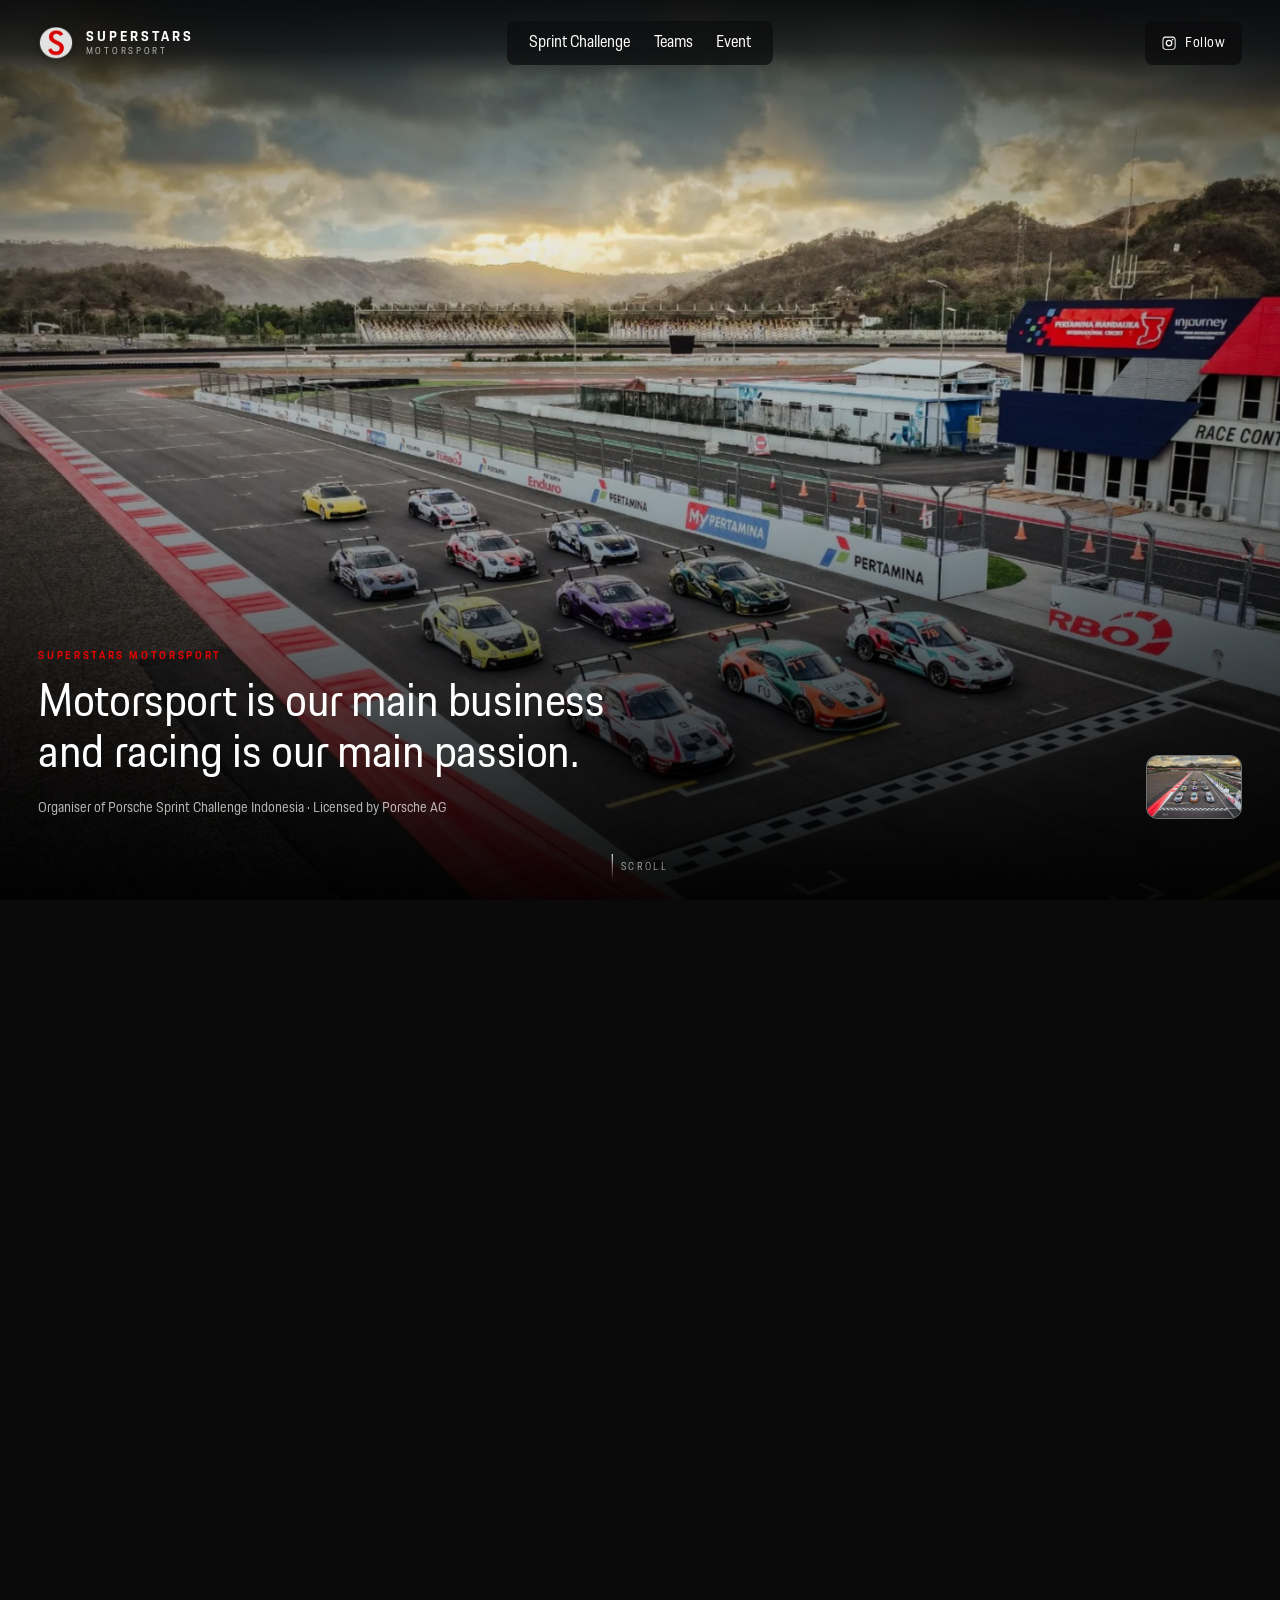
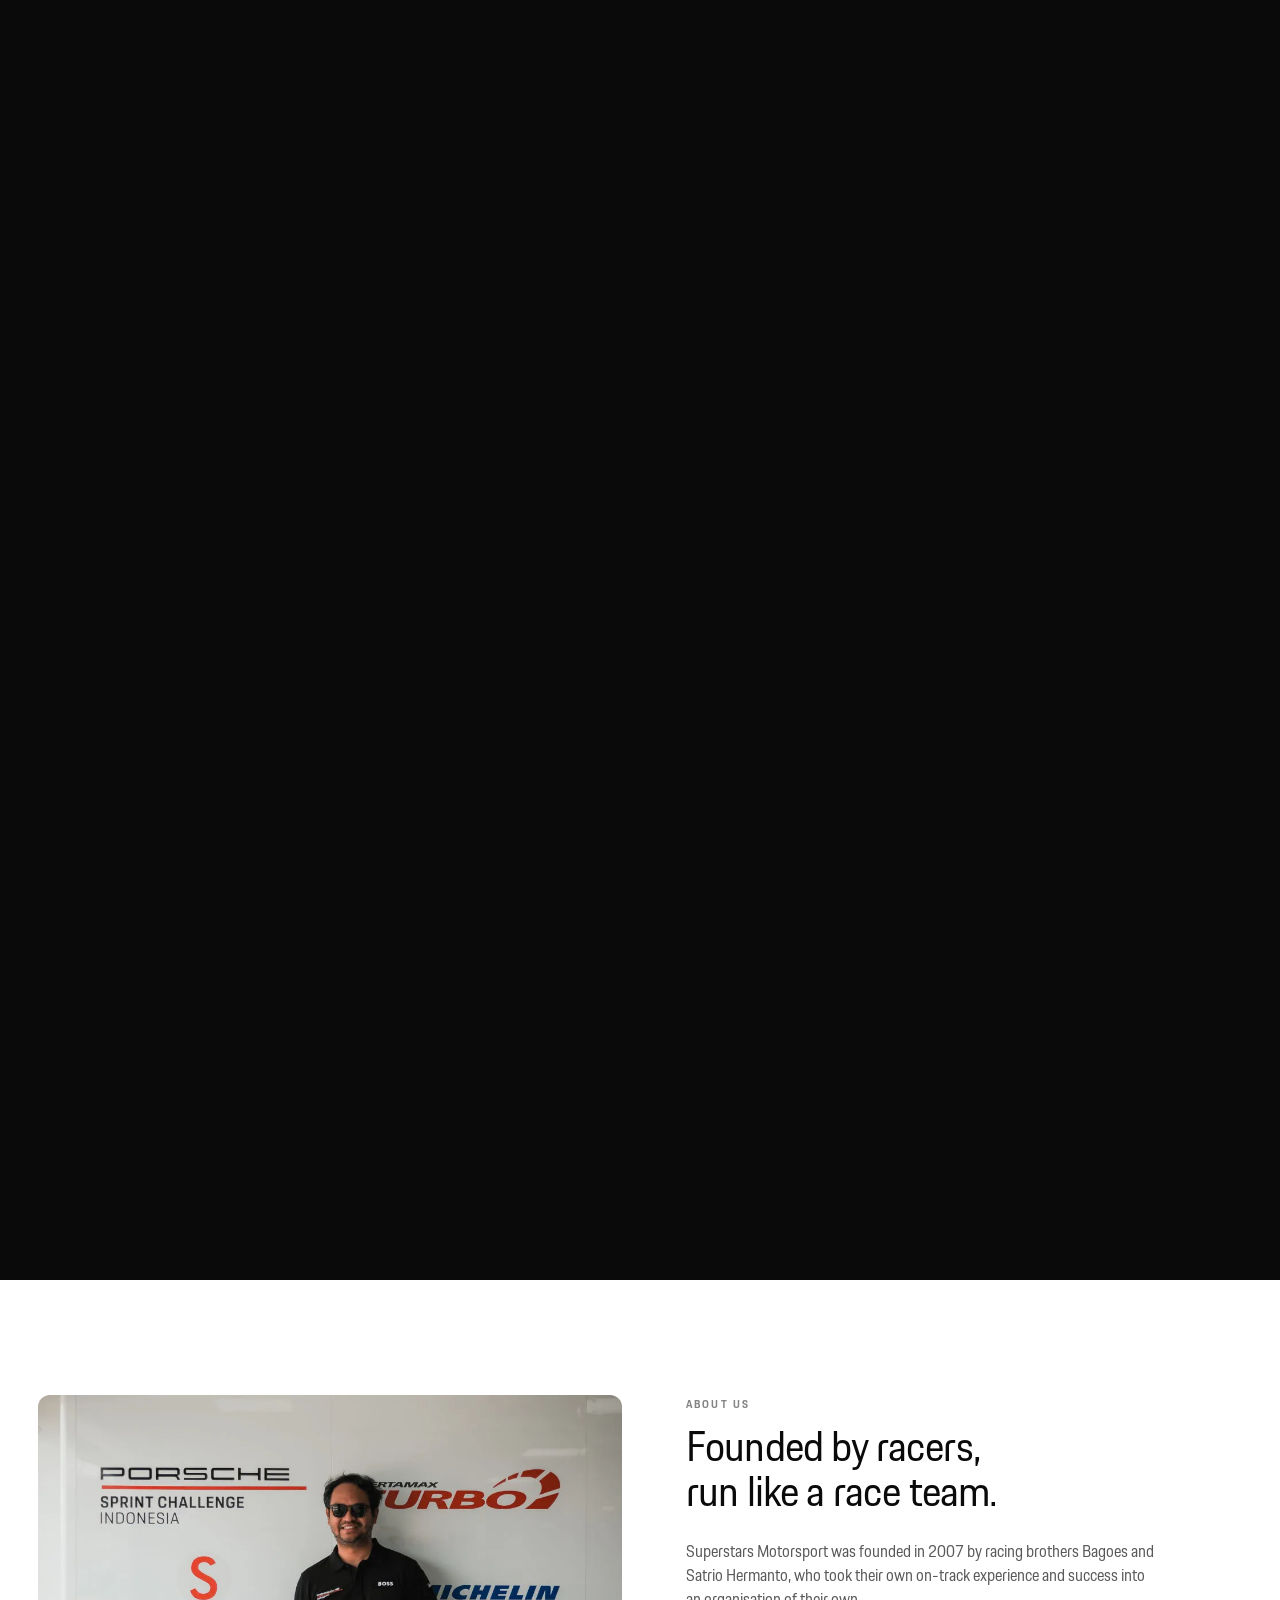
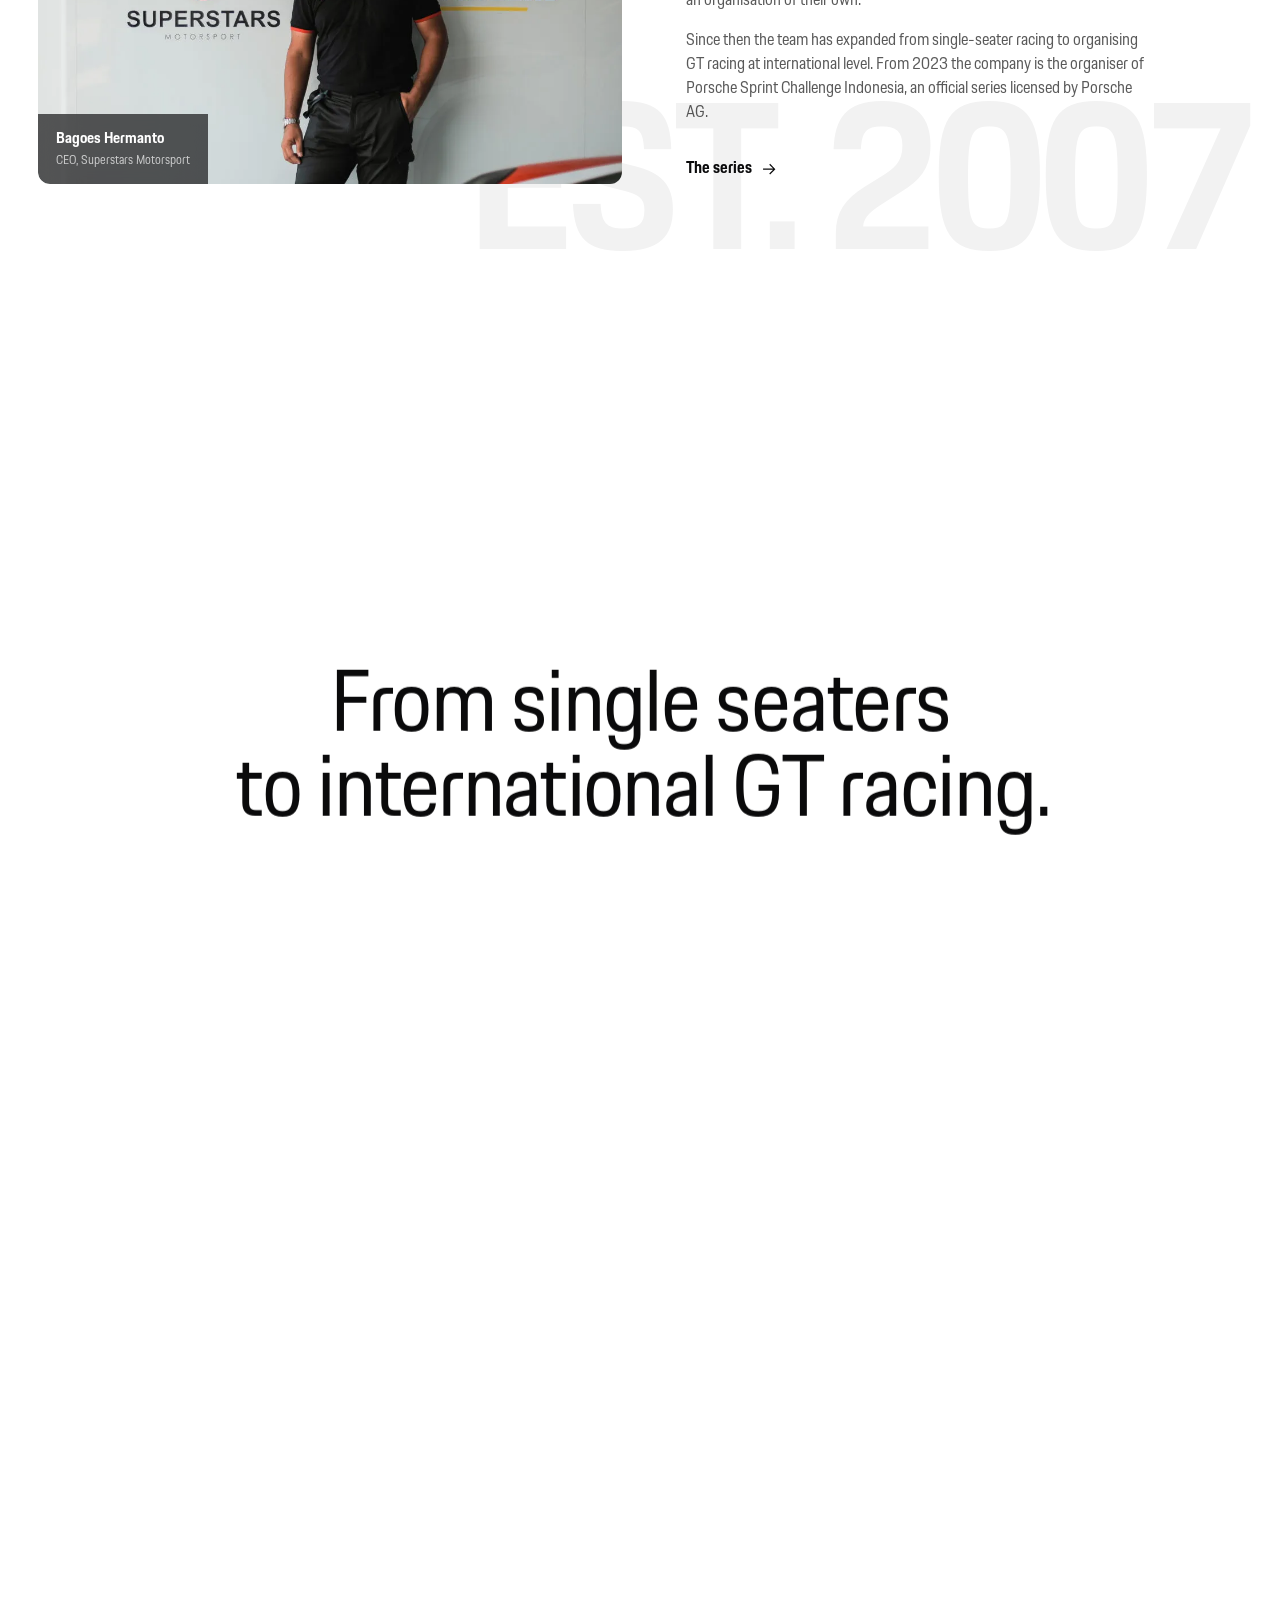
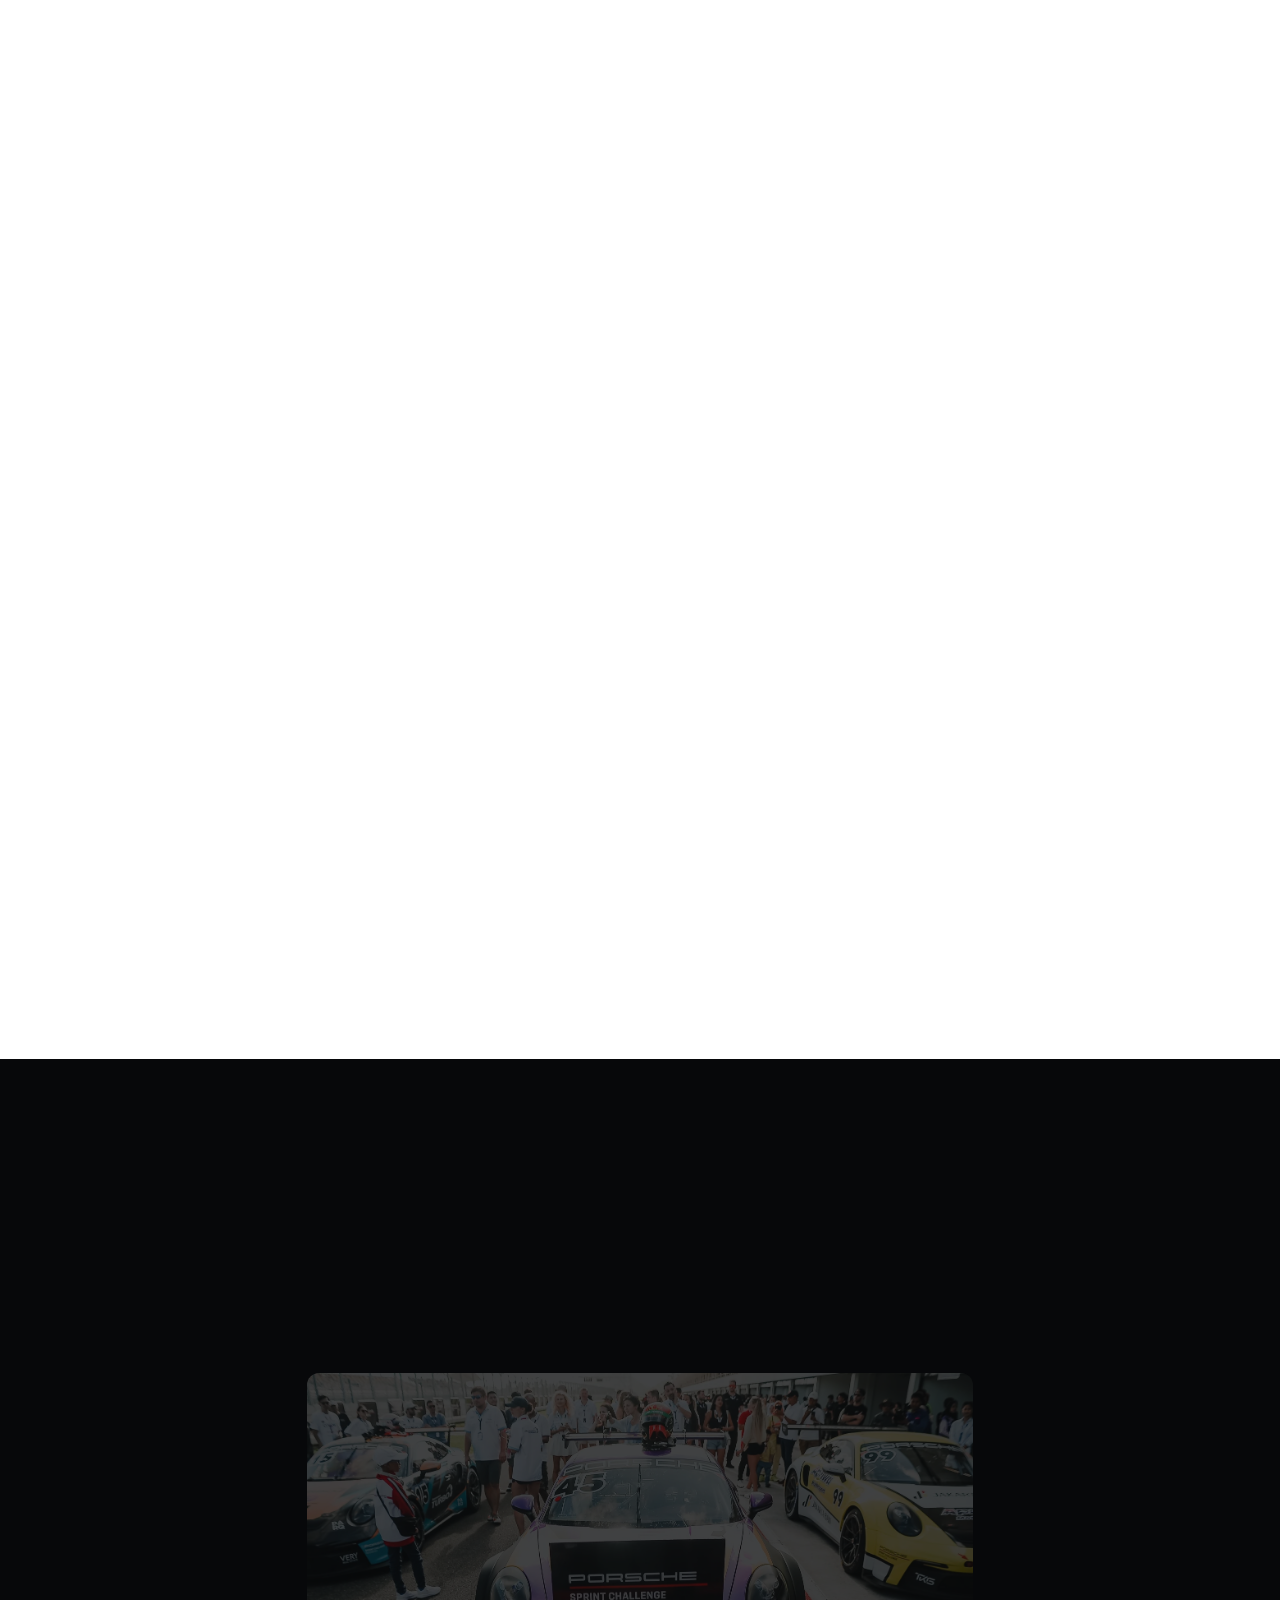
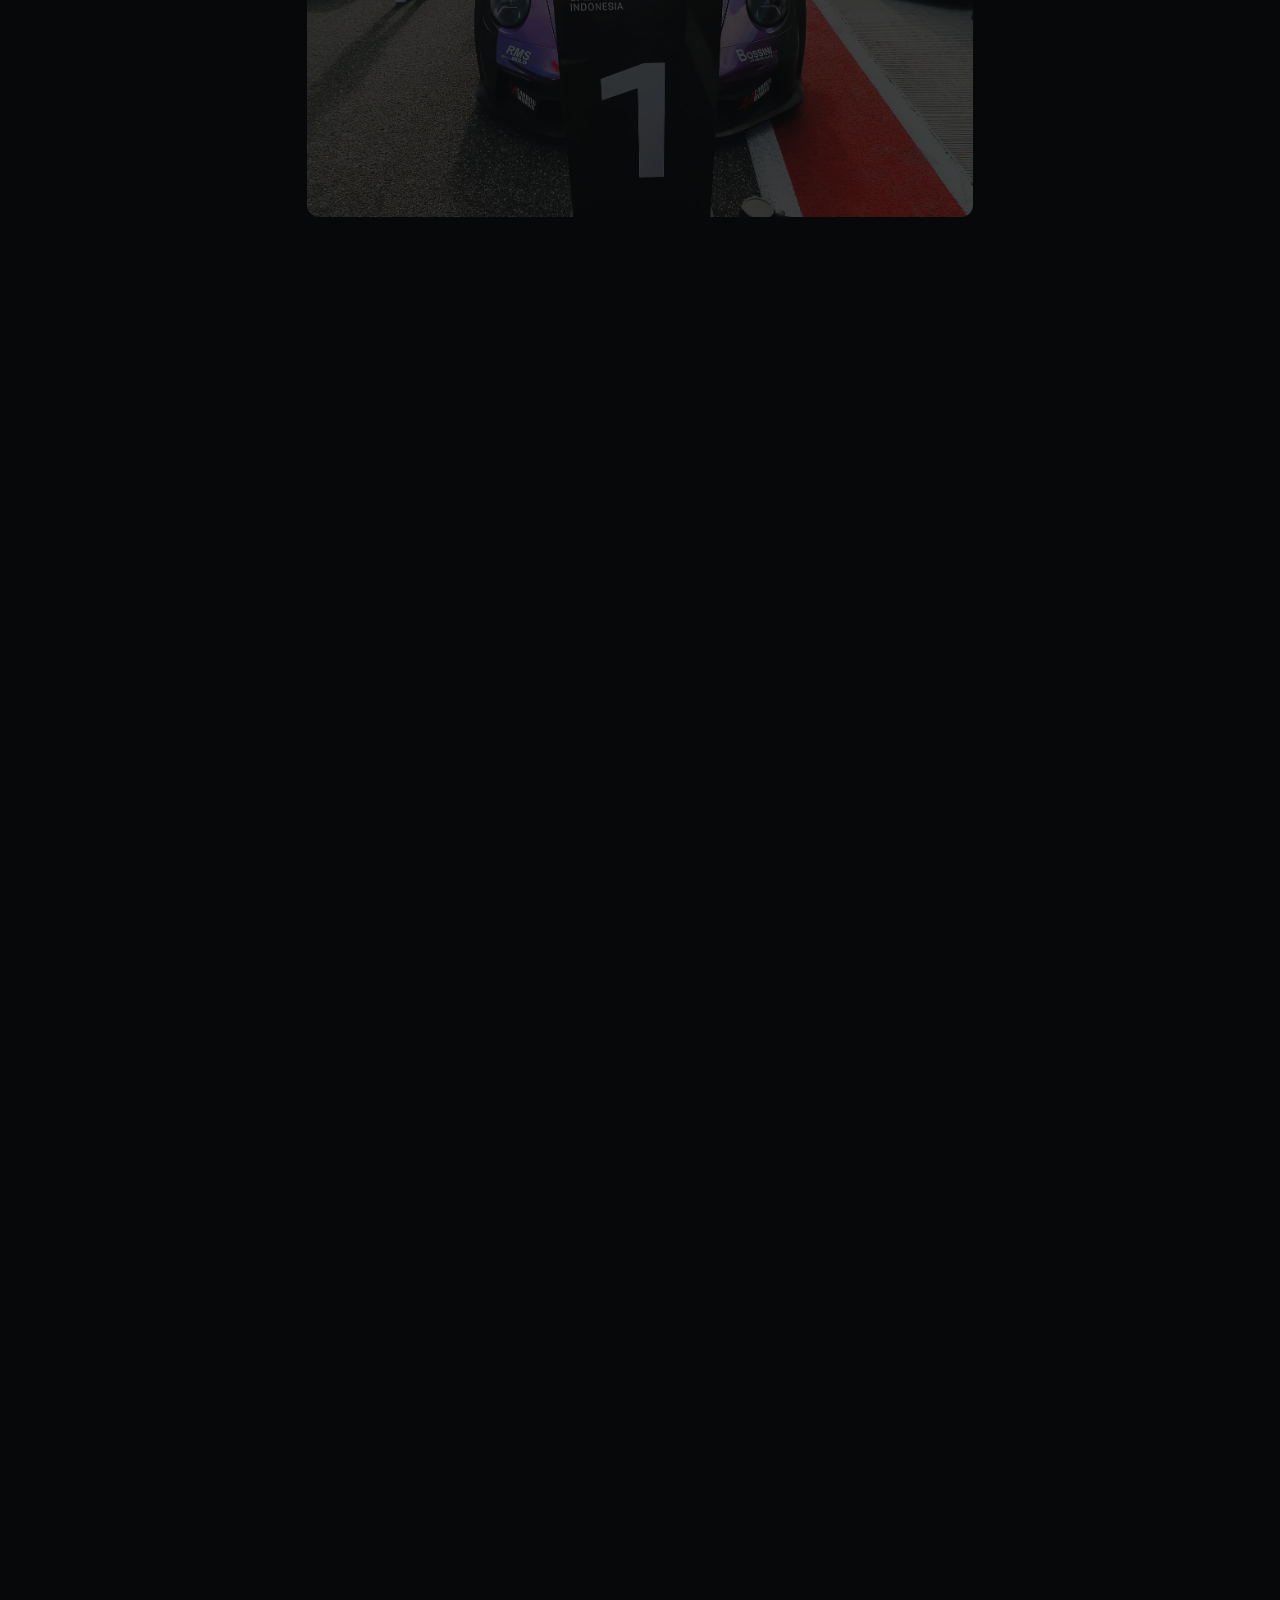
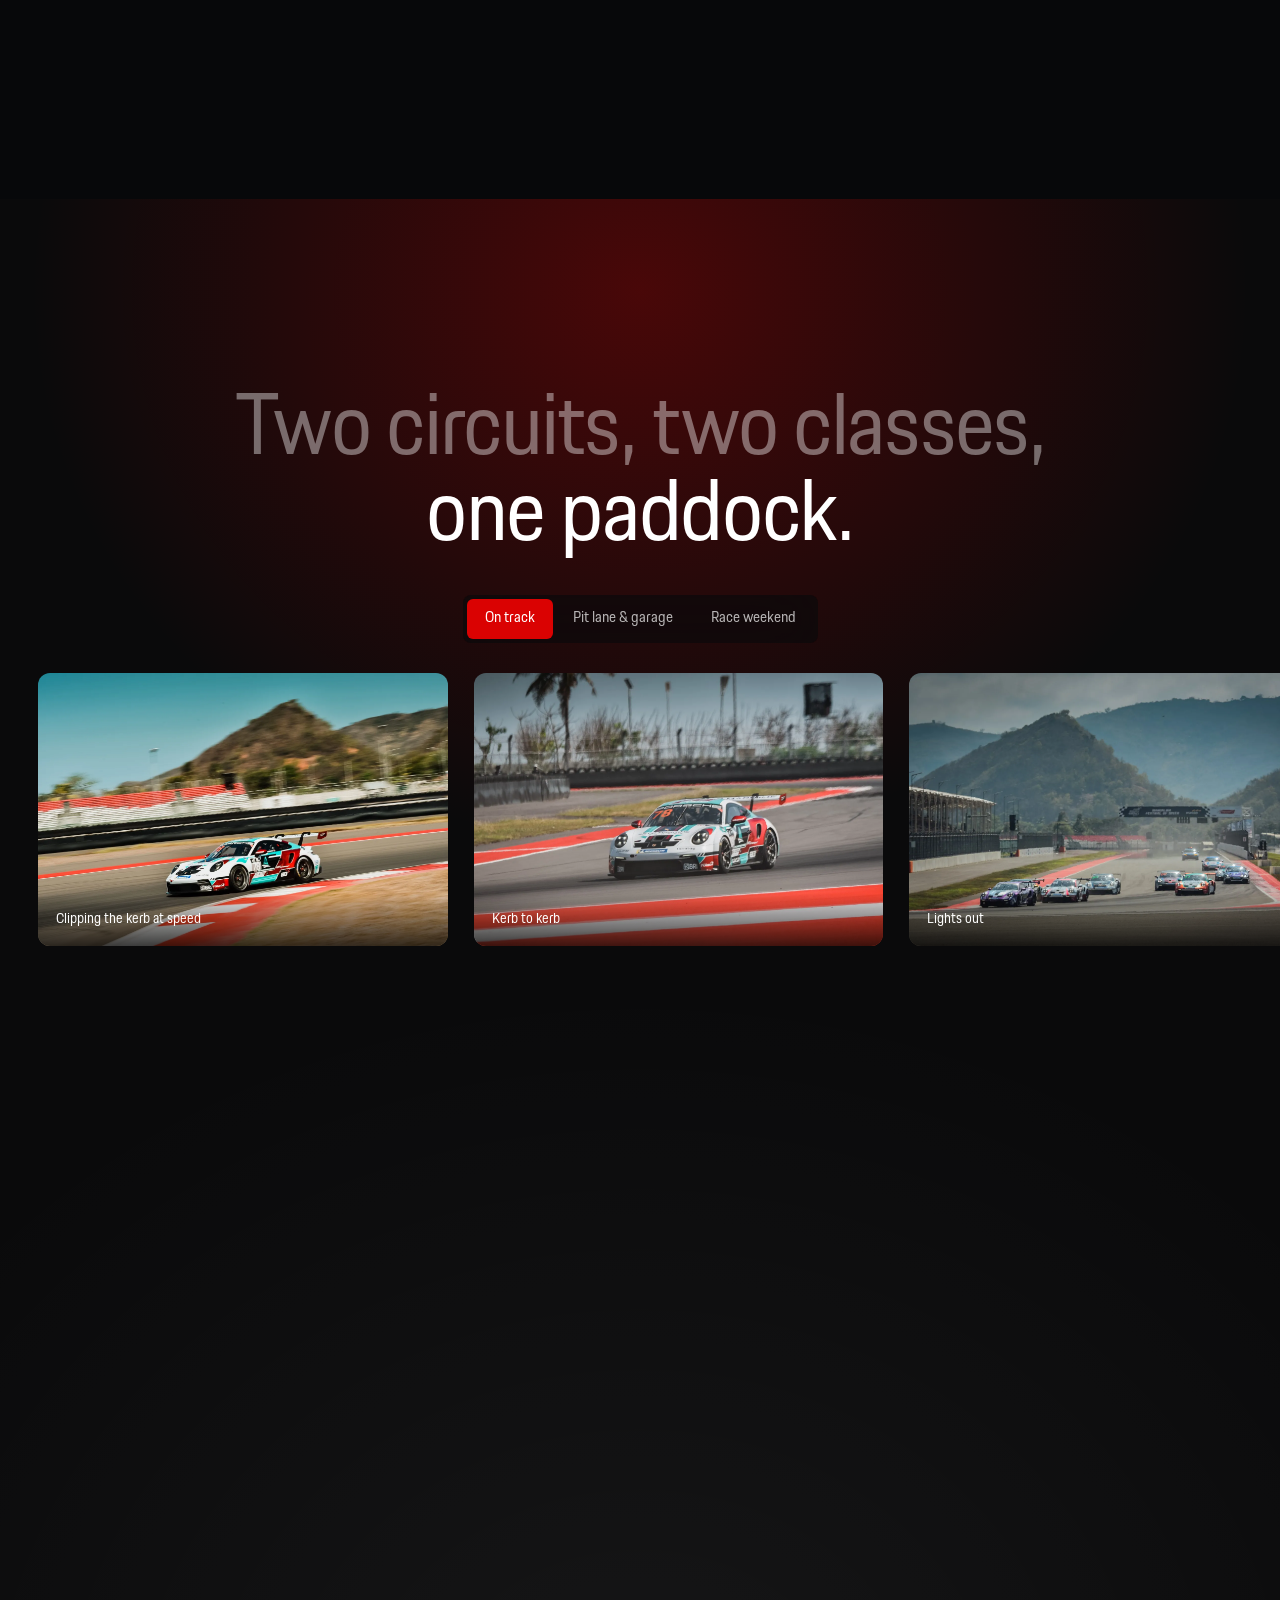
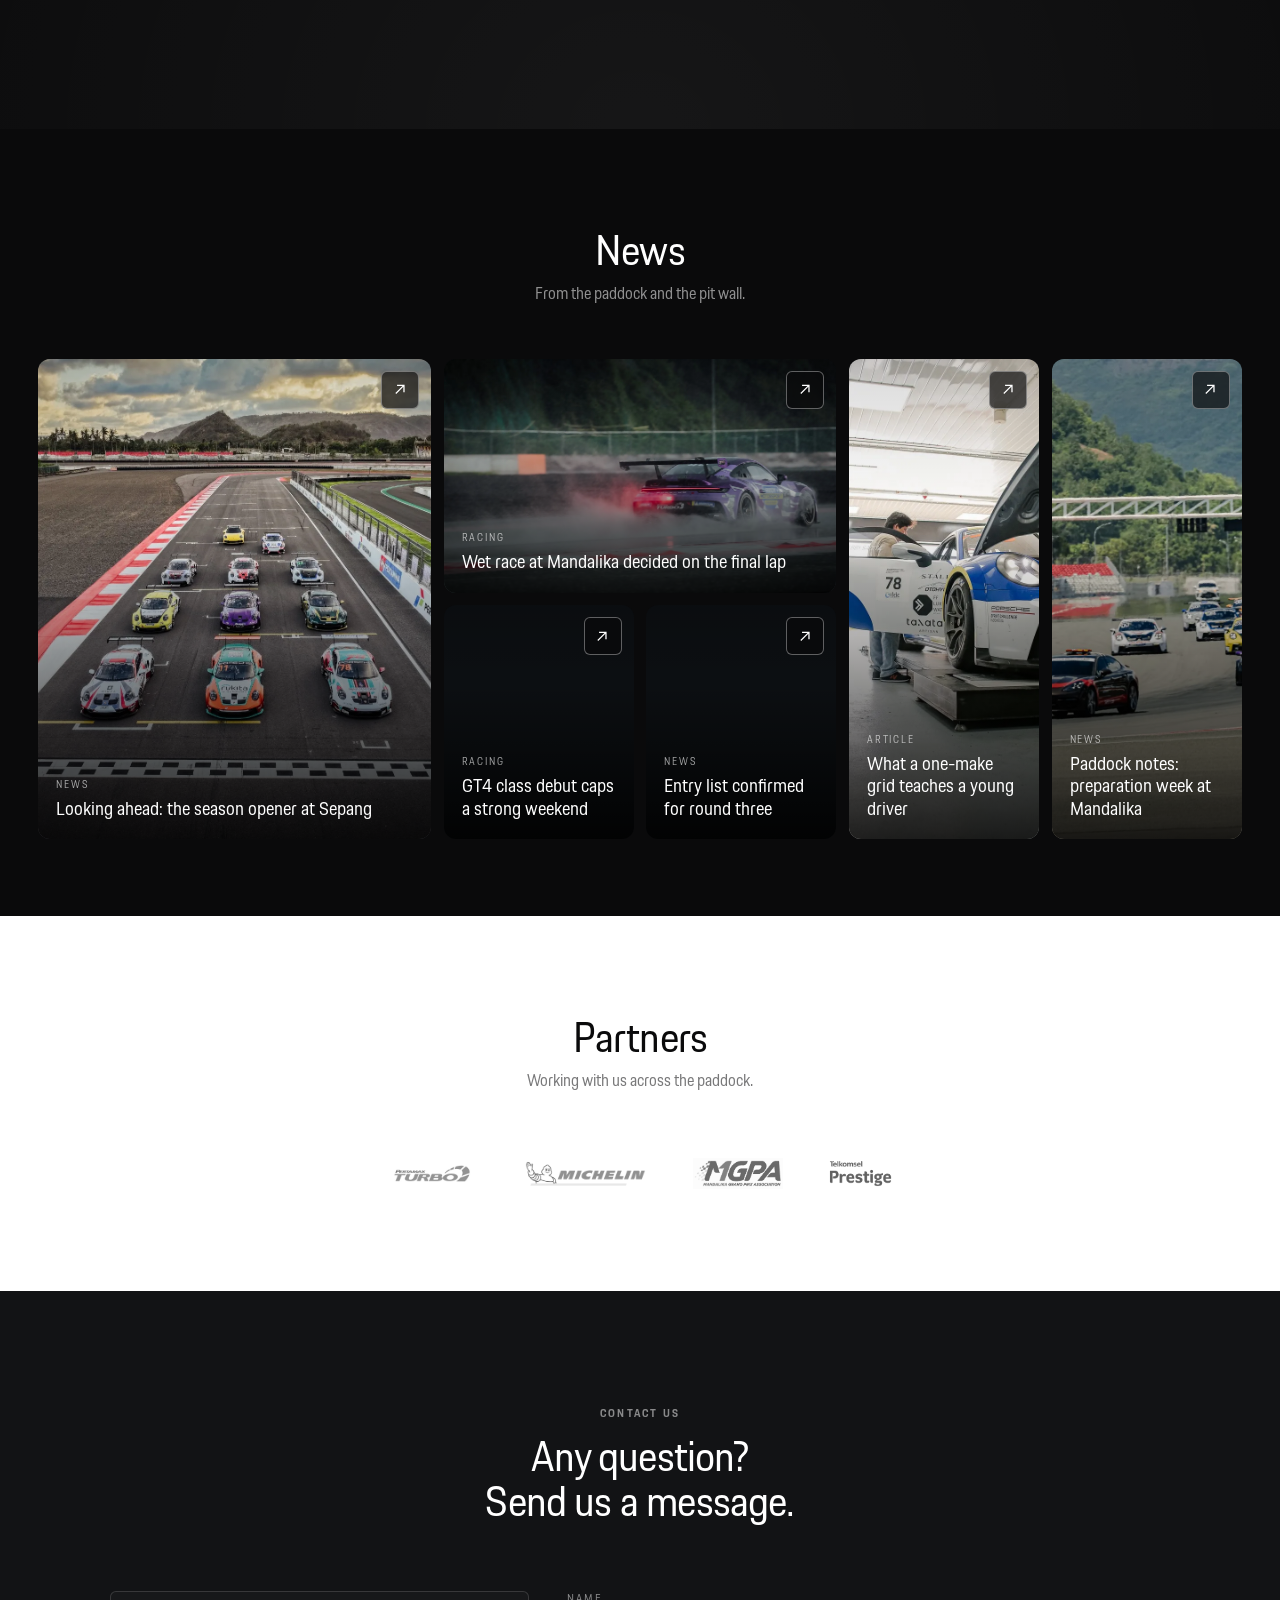
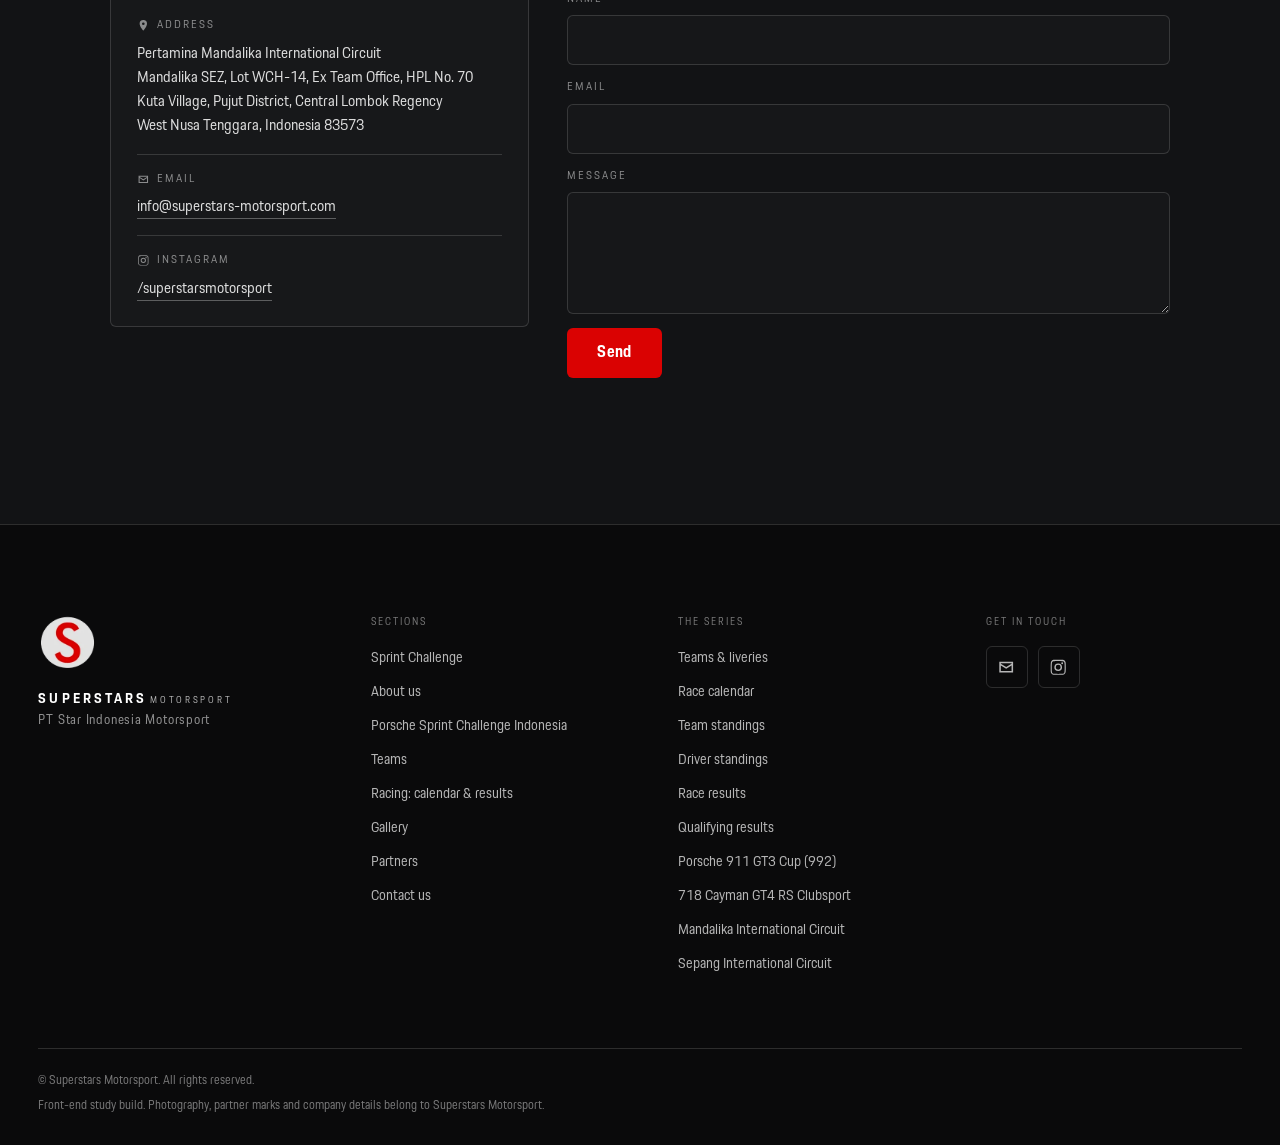
<file: index.html>
<!DOCTYPE html>
<html lang="en">
<head>
<meta charset="UTF-8">
<meta name="viewport" content="width=device-width, initial-scale=1">
<title>Superstars Motorsport | Motorsport is our main business and racing is our main passion</title>
<meta name="description" content="Superstars Motorsport, founded in 2007, is the organiser of Porsche Sprint Challenge Indonesia, an official series licensed by Porsche AG.">
<link rel="icon" href="img/logo.webp">
<link rel="preload" as="image" href="img/hero-b.webp" fetchpriority="high">
<link rel="preload" as="font" type="font/otf" href="fonts/PorscheNext-Regular.otf" crossorigin>
<link rel="preload" as="font" type="font/otf" href="fonts/PorscheNext-Bold.otf" crossorigin>
<link rel="stylesheet" href="css/style.css">
</head>
<body>
<a class="skip" href="#main">Skip to content</a>

<!-- =========================================================
     icon sprite
     ========================================================= -->
<svg class="sprite" aria-hidden="true" focusable="false">
  <symbol id="i-arrow" viewBox="0 0 24 24"><path d="M13.2 5l-1.1 1.1 5 5H4v1.6h13.1l-5 5L13.2 19l6.9-7z" fill="currentColor"/></symbol>
  <symbol id="i-expand" viewBox="0 0 24 24"><path d="M4 4h7v1.6H6.7l4.4 4.4-1.1 1.1L5.6 6.7V11H4zm16 16h-7v-1.6h4.3l-4.4-4.4 1.1-1.1 4.4 4.4V13H20z" fill="currentColor"/></symbol>
  <symbol id="i-close" viewBox="0 0 24 24"><path d="m19 6.4-1.4-1.4L12 10.6 6.4 5 5 6.4 10.6 12 5 17.6 6.4 19 12 13.4 17.6 19 19 17.6 13.4 12z" fill="currentColor"/></symbol>
  <symbol id="i-eye" viewBox="0 0 24 24"><path d="M12 5c-5 0-9 4.6-10 7 1 2.4 5 7 10 7s9-4.6 10-7c-1-2.4-5-7-10-7m0 12c-3.6 0-6.8-3.1-8.2-5C5.2 10.1 8.4 7 12 7s6.8 3.1 8.2 5c-1.4 1.9-4.6 5-8.2 5m0-8.4A3.4 3.4 0 1 0 15.4 12 3.4 3.4 0 0 0 12 8.6m0 5.2A1.8 1.8 0 1 1 13.8 12 1.8 1.8 0 0 1 12 13.8" fill="currentColor"/></symbol>
  <symbol id="i-eye-off" viewBox="0 0 24 24"><path d="M3.7 2.6 2.6 3.7l2.6 2.6C3.2 7.8 1.7 9.9 1 12c1.5 3 5.6 7 11 7 1.9 0 3.6-.5 5.1-1.3l3.2 3.2 1.1-1.1zM12 17c-4 0-7.5-3.2-9.1-5 .8-1 2-2.3 3.5-3.3l2 2A3.4 3.4 0 0 0 12 15.4c.6 0 1.2-.2 1.7-.5l1.4 1.4c-1 .4-2 .7-3.1.7m0-12c-1.2 0-2.3.2-3.3.5l1.3 1.3c.6-.1 1.3-.2 2-.2 4 0 7.5 3.2 9.1 5-.5.7-1.3 1.5-2.2 2.3l1.2 1.2c1.3-1.1 2.3-2.4 2.9-3.5-1.5-3-5.6-7-11-7" fill="currentColor"/></symbol>
  <symbol id="i-grid" viewBox="0 0 24 24"><path d="M4 4h6v6H4zm10 0h6v6h-6zM4 14h6v6H4zm10 0h6v6h-6z" fill="currentColor"/></symbol>
  <symbol id="i-ig" viewBox="0 0 24 24"><path d="M12 2.2c3.2 0 3.6 0 4.9.1 1.2.1 1.8.2 2.2.4.6.2 1 .5 1.4.9.4.4.7.8.9 1.4.2.4.4 1 .4 2.2.1 1.3.1 1.7.1 4.9s0 3.6-.1 4.9c-.1 1.2-.2 1.8-.4 2.2-.2.6-.5 1-.9 1.4-.4.4-.8.7-1.4.9-.4.2-1 .4-2.2.4-1.3.1-1.7.1-4.9.1s-3.6 0-4.9-.1c-1.2-.1-1.8-.2-2.2-.4-.6-.2-1-.5-1.4-.9-.4-.4-.7-.8-.9-1.4-.2-.4-.4-1-.4-2.2C2.2 15.6 2.2 15.2 2.2 12s0-3.6.1-4.9c.1-1.2.2-1.8.4-2.2.2-.6.5-1 .9-1.4.4-.4.8-.7 1.4-.9.4-.2 1-.4 2.2-.4C8.4 2.2 8.8 2.2 12 2.2m0 1.8c-3.1 0-3.5 0-4.7.1-.9 0-1.4.2-1.7.3-.4.2-.7.3-1 .6-.3.3-.5.6-.6 1-.1.3-.3.8-.3 1.7-.1 1.2-.1 1.6-.1 4.7s0 3.5.1 4.7c0 .9.2 1.4.3 1.7.2.4.3.7.6 1 .3.3.6.5 1 .6.3.1.8.3 1.7.3 1.2.1 1.6.1 4.7.1s3.5 0 4.7-.1c.9 0 1.4-.2 1.7-.3.4-.2.7-.3 1-.6.3-.3.5-.6.6-1 .1-.3.3-.8.3-1.7.1-1.2.1-1.6.1-4.7s0-3.5-.1-4.7c0-.9-.2-1.4-.3-1.7-.2-.4-.3-.7-.6-1-.3-.3-.6-.5-1-.6-.3-.1-.8-.3-1.7-.3-1.2-.1-1.6-.1-4.7-.1m0 3.1a5 5 0 1 1 0 10 5 5 0 0 1 0-10m0 1.8a3.2 3.2 0 1 0 0 6.4 3.2 3.2 0 0 0 0-6.4m6.4-2a1.2 1.2 0 1 1-2.4 0 1.2 1.2 0 0 1 2.4 0" fill="currentColor"/></symbol>
  <symbol id="i-mail" viewBox="0 0 24 24"><path d="M3 5h18v14H3zm2 2v.4l7 4.4 7-4.4V7zm0 2.7V17h14V9.7l-7 4.4z" fill="currentColor"/></symbol>
  <symbol id="i-pin" viewBox="0 0 24 24"><path d="M12 2a7 7 0 0 0-7 7c0 5.3 7 13 7 13s7-7.7 7-13a7 7 0 0 0-7-7m0 9.5A2.5 2.5 0 1 1 14.5 9 2.5 2.5 0 0 1 12 11.5" fill="currentColor"/></symbol>
</svg>

<!-- =========================================================
     HEADER
     ========================================================= -->
<header class="nav" id="nav">
  <span class="nav__bg" aria-hidden="true"></span>
  <a class="brand" href="#home" aria-label="Superstars Motorsport, home">
    <img class="brand__mark" src="img/mark.png" width="156" height="150" alt="">
    <span class="brand__text">
      <span class="brand__word">SUPERSTARS</span>
      <span class="brand__sub">MOTORSPORT</span>
    </span>
  </a>

  <div class="pill pill--nav">
    <nav aria-label="Main">
      <ul class="quick">
        <li><a class="quick__link" href="#home" aria-current="page">Sprint Challenge</a></li>
        <li><a class="quick__link" href="teams.html">Teams</a></li>
        <li><a class="quick__link" href="racing.html">Event</a></li>
      </ul>
    </nav>
  </div>

  <div class="nav__right">
    <div class="pill pill--lang">
      <a class="lang" href="https://www.instagram.com/superstarsmotorsport/" target="_blank" rel="noopener noreferrer">
        <svg class="ico"><use href="#i-ig"/></svg><span>Follow</span>
      </a>
    </div>
    <button class="burger" id="burger" type="button" aria-label="Open menu" aria-expanded="false" aria-controls="drawer">
      <span></span><span></span><span></span>
    </button>
  </div>
</header>

<!-- side menu (mobile) -->
<div class="scrim" id="scrim" hidden></div>
<aside class="drawer" id="drawer" hidden aria-label="Menu">
  <div class="drawer__head">
    <span class="drawer__label">Menu</span>
    <button class="drawer__close" id="drawerClose" type="button" aria-label="Close menu">
      <svg class="ico"><use href="#i-close"/></svg>
    </button>
  </div>
  <nav class="drawer__nav" aria-label="Sections">
    <a href="#home">Sprint Challenge</a>
    <a href="teams.html">Teams</a>
    <a href="racing.html">Event</a>
  </nav>
  <div class="drawer__foot">
    <a class="btn" id="drawerMail" href="#">Send us a message</a>
    <a class="drawer__ig" id="drawerIg" href="#" target="_blank" rel="noopener noreferrer">
      <svg class="ico"><use href="#i-ig"/></svg><span></span>
    </a>
  </div>
</aside>


<main id="main">

  <!-- =====================================================
       1. HERO
       ===================================================== -->
  <section class="stage" id="home" data-scroll-scene>
    <div class="stage__sticky">
      <div class="scene" id="scene">
        <img class="scene__img" src="img/hero-b.webp" width="1621" height="1080"
             alt="Porsche Sprint Challenge Indonesia grid lined up on the Mandalika start-finish straight, race control building behind"
             fetchpriority="high" decoding="async">
      </div>
      <div class="scene__vignette" aria-hidden="true"></div>

      <div class="stage__copy">
        <p class="stage__eyebrow">Superstars Motorsport</p>
        <h1 class="stage__title"><span>Motorsport is our main business</span> <span>and racing is our main passion.</span></h1>
        <p class="stage__meta">Organiser of Porsche Sprint Challenge Indonesia · Licensed by Porsche AG</p>
      </div>

      <button class="thumbchip" id="thumbchip" type="button" aria-label="Open the grid photo">
        <span class="thumbchip__art" aria-hidden="true">
          <img src="img/hero-a.webp" width="1620" height="1080" alt="" decoding="async">
        </span>
      </button>

      <p class="stage__cue" aria-hidden="true"><span></span>Scroll</p>
    </div>
  </section>

  <!-- =====================================================
       2. ABOUT US
       ===================================================== -->
  <section class="about" id="about-us">
    <span class="about__ghost" aria-hidden="true">EST. 2007</span>
    <figure class="about__media" data-in>
      <img src="img/ceo.webp" width="1024" height="681" loading="lazy" decoding="async"
           alt="Bagoes Hermanto in front of a Porsche Sprint Challenge Indonesia and Superstars Motorsport backdrop">
      <figcaption><b id="aboutName"></b><span id="aboutRole"></span></figcaption>
    </figure>
    <div class="about__body">
      <p class="eyebrow" id="aboutEyebrow" data-in></p>
      <h2 class="about__title" data-in data-delay="80"><span id="aboutH1"></span><br><span id="aboutH2"></span></h2>
      <div class="about__text" id="aboutText" data-in data-delay="160"></div>
      <a class="arrowlink" href="#sprint-challenge" data-in data-delay="240">
        The series <svg class="ico"><use href="#i-arrow"/></svg>
      </a>
    </div>
  </section>

  <!-- =====================================================
       3. MILESTONES: pinned scroll timeline
       ===================================================== -->
  <section class="heritage" id="milestones" data-scroll-scene>
    <div class="heritage__sticky">
      <h2 class="statement">
        <span id="msLine1"></span><span id="msLine2"></span>
      </h2>

      <div class="odo" id="odo" data-odo="solid" aria-hidden="true"></div>
      <p class="sr-only" id="odoLive" role="status" aria-live="polite"></p>

      <div class="rail">
        <div class="strip" id="strip"><!-- injected --></div>
      </div>

      <div class="railnav">
        <button class="railnav__arrow" id="railPrev" type="button" aria-label="Previous milestone">
          <svg class="ico ico--flip"><use href="#i-arrow"/></svg>
        </button>
        <ol class="dots" id="dots"></ol>
        <button class="railnav__arrow" id="railNext" type="button" aria-label="Next milestone">
          <svg class="ico"><use href="#i-arrow"/></svg>
        </button>
      </div>
    </div>
  </section>

  <!-- =====================================================
       4. PORSCHE SPRINT CHALLENGE INDONESIA
       ===================================================== -->
  <section class="showcase" id="sprint-challenge" data-scroll-scene>
    <div class="showcase__sticky">
      <div class="glow" id="glow"></div>

      <div class="showcase__head">
        <h2 class="showcase__title"><span id="seriesH1"></span> <span id="seriesH2"></span></h2>
      </div>

      <div class="podium" id="podium">
        <img class="podium__img" id="seasonImg" src="" width="1620" height="1080" alt="" loading="lazy" decoding="async">
        <div class="hotspots" id="hotspots"><!-- injected --></div>
      </div>

      <div class="pill pill--tools">
        <button class="tool" id="hotToggle" type="button" aria-pressed="true" aria-label="Hide details">
          <svg class="ico"><use href="#i-eye"/></svg>
        </button>
        <span class="tool__sep" aria-hidden="true"></span>
        <div class="models" role="tablist" aria-label="Seasons" id="seasonTabs"><!-- injected --></div>
        <span class="tool__sep" aria-hidden="true"></span>
        <button class="tool tool--wide" id="explore" type="button">
          <svg class="ico"><use href="#i-grid"/></svg><span>Season detail</span>
        </button>
      </div>
    </div>
  </section>

  <!-- =====================================================
       5. GALLERY
       ===================================================== -->
  <section class="teams" id="gallery">
    <div class="teams__glow" aria-hidden="true"></div>

    <div class="teams__sticky">
      <h2 class="teams__statement" data-in>
        <span id="galLine1"></span><span id="galLine2"></span>
      </h2>

      <div class="pill pill--teams" role="tablist" aria-label="Gallery categories" id="galleryTabs" data-in></div>

      <div class="teamrail" id="teamRail" tabindex="0" aria-label="Gallery"><!-- injected --></div>
    </div>
  </section>


  <!-- =====================================================
       6. NEWS
       ===================================================== -->
  <section class="journal" id="news">
    <header class="journal__head" data-in>
      <h2 class="journal__title">News</h2>
      <p class="journal__note">From the paddock and the pit wall.</p>
    </header>
    <div class="bento" id="bento"><!-- injected --></div>
  </section>

  <!-- =====================================================
       7. PARTNERS
       ===================================================== -->
  <section class="brands" id="partners">
    <header class="brands__head" data-in>
      <h2 class="brands__title">Partners</h2>
      <p class="brands__note">Working with us across the paddock.</p>
    </header>
    <ul class="brands__wall" id="partnerWall"><!-- injected --></ul>
  </section>

  <!-- =====================================================
       8. CONTACT
       ===================================================== -->
  <section class="contact" id="contact">
    <header class="contact__head">
      <p class="eyebrow" data-in>Contact us</p>
      <h2 class="contact__title" data-in data-delay="80">Any question?<br>Send us a message.</h2>
    </header>
    <div class="contact__inner">
      <div class="contact__info">
        <dl class="contact__list" data-in data-delay="160">
          <div class="cinfo">
            <dt><svg class="ico"><use href="#i-pin"/></svg>Address</dt>
            <dd id="cAddress"></dd>
          </div>
          <div class="cinfo">
            <dt><svg class="ico"><use href="#i-mail"/></svg>Email</dt>
            <dd><a id="cEmail" href="#"></a></dd>
          </div>
          <div class="cinfo">
            <dt><svg class="ico"><use href="#i-ig"/></svg>Instagram</dt>
            <dd><a id="cIg" href="#" target="_blank" rel="noopener noreferrer"></a></dd>
          </div>
        </dl>
      </div>

      <form class="contact__form" id="contactForm" data-in data-delay="120" novalidate>
        <div class="field">
          <label for="f-name">Name</label>
          <input id="f-name" name="name" type="text" autocomplete="name" required>
        </div>
        <div class="field">
          <label for="f-email">Email</label>
          <input id="f-email" name="email" type="email" autocomplete="email" required>
        </div>
        <div class="field">
          <label for="f-msg">Message</label>
          <textarea id="f-msg" name="message" rows="4" required></textarea>
        </div>
        <button class="btn" type="submit">Send</button>
        <p class="contact__hint" id="formHint" role="status" aria-live="polite"></p>
      </form>
    </div>
  </section>
</main>

<!-- =========================================================
     FOOTER
     ========================================================= -->
<footer class="ftr">
  <div class="ftr__grid">
    <div class="ftr__col ftr__col--brand">
      <a class="ftr__lockup" href="#home">
        <img class="ftr__mark" src="img/mark.png" width="156" height="150" loading="lazy" alt="">
        <span class="ftr__lockup-text">
          <span class="brand__word">SUPERSTARS</span>
          <span class="brand__sub">MOTORSPORT</span>
        </span>
      </a>
      <p class="ftr__legal-name" id="fLegal"></p>
    </div>
    <nav class="ftr__col" aria-label="Sections">
      <p class="ftr__label">Sections</p>
      <ul>
        <li><a href="#home">Sprint Challenge</a></li>
        <li><a href="#about-us">About us</a></li>
        <li><a href="#sprint-challenge">Porsche Sprint Challenge Indonesia</a></li>
        <li><a href="teams.html">Teams</a></li>
        <li><a href="racing.html">Racing: calendar &amp; results</a></li>
        <li><a href="#gallery">Gallery</a></li>
        <li><a href="#partners">Partners</a></li>
        <li><a href="#contact">Contact us</a></li>
      </ul>
    </nav>
    <div class="ftr__col">
      <p class="ftr__label">The series</p>
      <ul>
        <li><a href="teams.html">Teams &amp; liveries</a></li>
        <li><a href="racing.html#calendar">Race calendar</a></li>
        <li><a href="racing.html#team-standings">Team standings</a></li>
        <li><a href="racing.html#driver-standings">Driver standings</a></li>
        <li><a href="racing.html#race-results">Race results</a></li>
        <li><a href="racing.html#qualifying-results">Qualifying results</a></li>
        <li><span>Porsche 911 GT3 Cup (992)</span></li>
        <li><span>718 Cayman GT4 RS Clubsport</span></li>
        <li><span>Mandalika International Circuit</span></li>
        <li><span>Sepang International Circuit</span></li>
      </ul>
    </div>
    <div class="ftr__col">
      <p class="ftr__label">Get in touch</p>
      <ul class="ftr__social">
        <li><a id="fEmail" href="#"><svg class="ico" aria-hidden="true"><use href="#i-mail"/></svg></a></li>
        <li><a id="fIg" href="#" target="_blank" rel="noopener noreferrer"><svg class="ico" aria-hidden="true"><use href="#i-ig"/></svg></a></li>
      </ul>
    </div>
  </div>
  <div class="ftr__legal">
    <p id="fCopy"></p>
    <p class="ftr__note">Front-end study build. Photography, partner marks and company details belong to Superstars Motorsport.</p>
  </div>
</footer>

<!-- =========================================================
     MODAL
     ========================================================= -->
<div class="modal" id="modal" hidden>
  <div class="modal__scrim" data-close></div>
  <div class="modal__box" role="dialog" aria-modal="true" aria-labelledby="modalTitle">
    <button class="modal__x" type="button" data-close aria-label="Close"><svg class="ico"><use href="#i-close"/></svg></button>
    <div class="modal__art" id="modalArt" aria-hidden="true"></div>
    <p class="modal__eyebrow" id="modalEyebrow"></p>
    <h3 class="modal__title" id="modalTitle"></h3>
    <p class="modal__text" id="modalText"></p>
  </div>
</div>

<script src="js/data.js"></script>
<script src="js/main.js"></script>
</body>
</html>
</file>
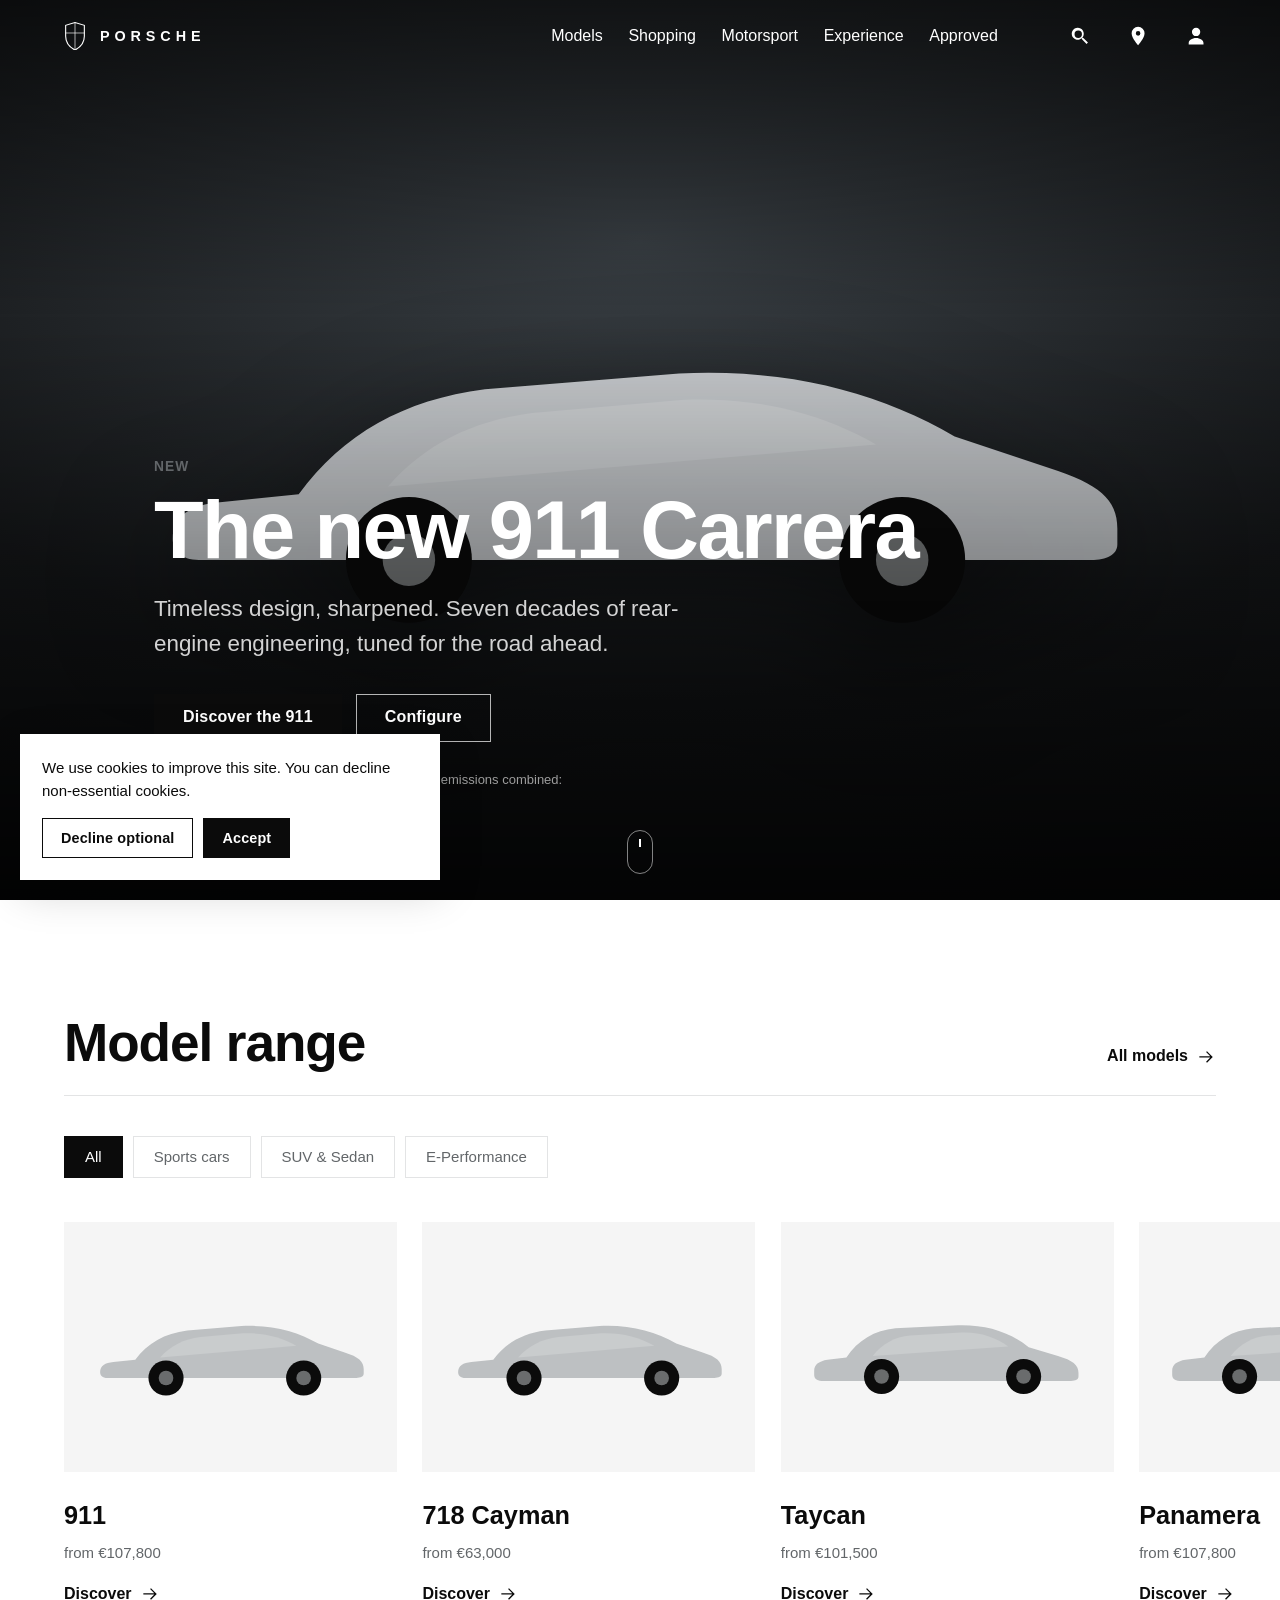
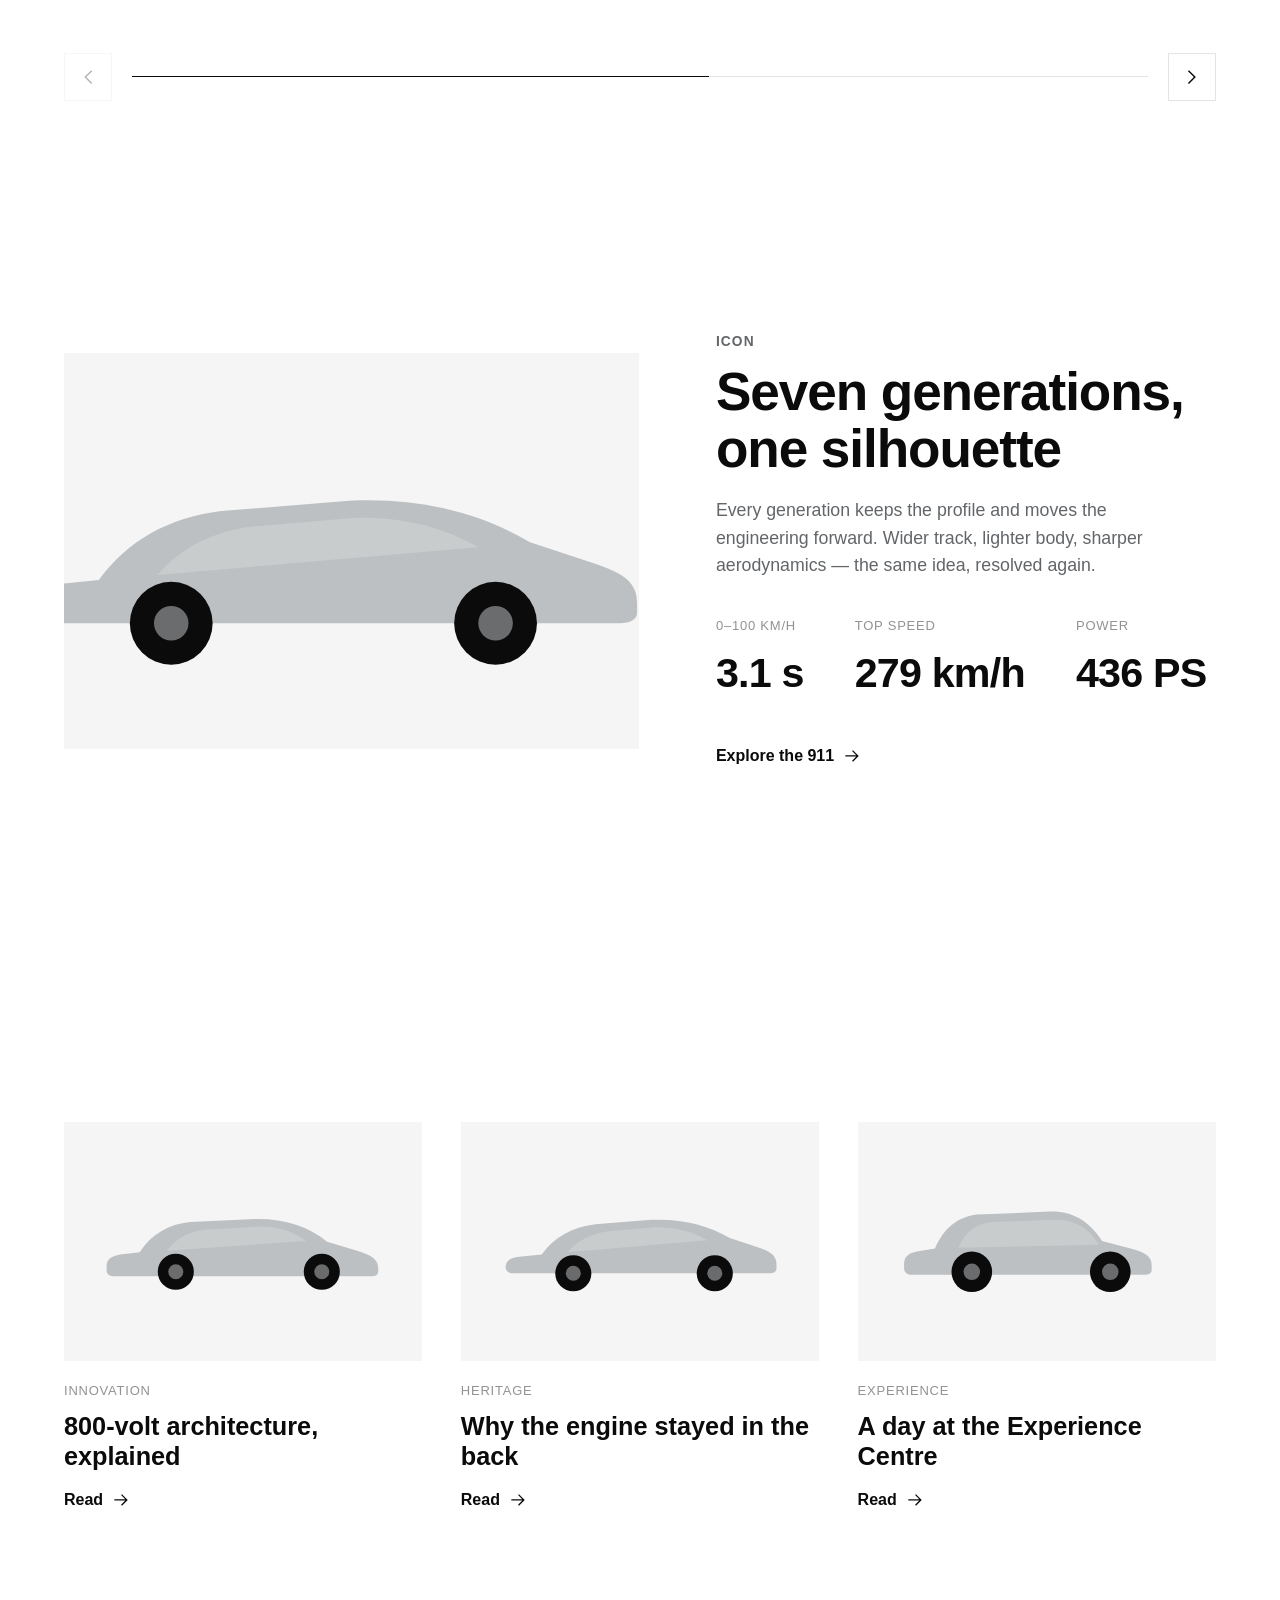
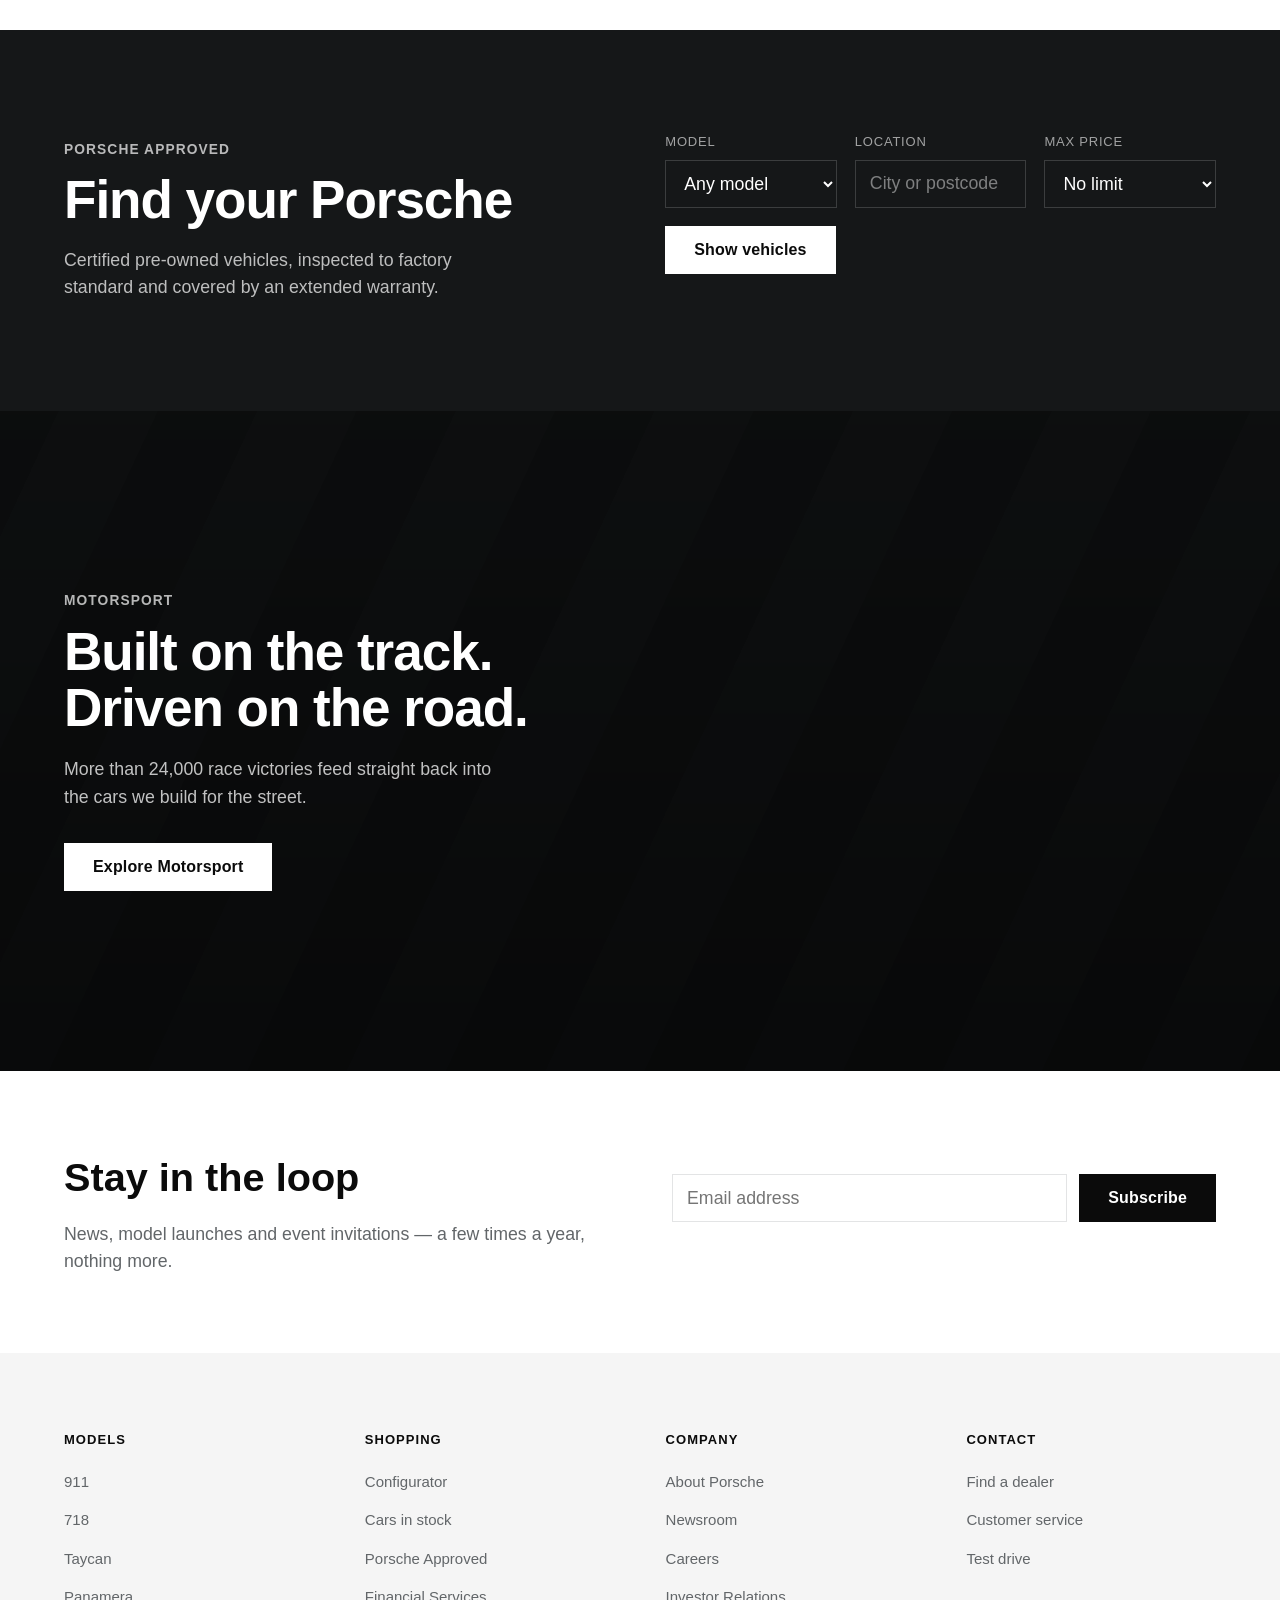
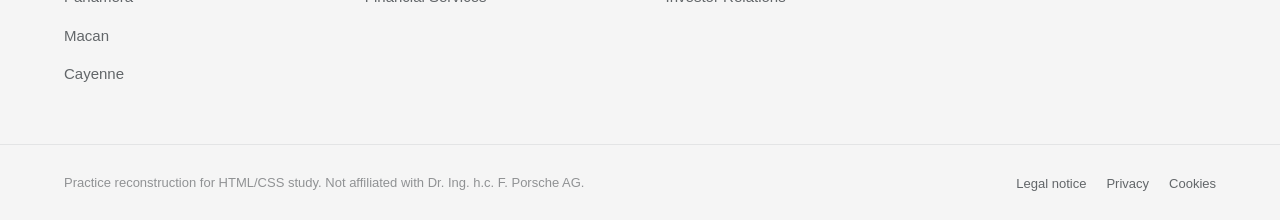
<file: archive/porsche-com/index.html>
<!DOCTYPE html>
<html lang="en">
<head>
<meta charset="UTF-8">
<meta name="viewport" content="width=device-width, initial-scale=1">
<title>Porsche — Sports cars, SUVs & Electric Performance</title>
<meta name="description" content="Discover the Porsche model range, motorsport heritage and electric performance.">
<link rel="stylesheet" href="css/style.css">
</head>
<body>

<a class="skip-link" href="#main">Skip to content</a>

<!-- ============ SVG SPRITE (placeholder illustrations + icons) ============ -->
<svg class="sprite" aria-hidden="true" focusable="false">
  <symbol id="car-sports" viewBox="0 0 400 140">
    <path d="M22 104c0-9 7-13 18-14l30-3c17-23 40-36 71-40l74-6c41-2 76 7 105 24l36 12c19 6 26 12 26 23v6c0 4-4 6-10 6H32c-7 0-10-4-10-8z" fill="currentColor" opacity=".92"/>
    <path d="M104 84c14-16 32-25 55-28l58-5c28-1 52 5 73 17z" fill="#fff" opacity=".18"/>
    <circle cx="112" cy="112" r="24" fill="#0b0b0b"/><circle cx="112" cy="112" r="10" fill="currentColor" opacity=".55"/>
    <circle cx="300" cy="112" r="24" fill="#0b0b0b"/><circle cx="300" cy="112" r="10" fill="currentColor" opacity=".55"/>
  </symbol>
  <symbol id="car-suv" viewBox="0 0 400 140">
    <path d="M24 100c0-10 6-15 17-17l24-4c12-27 30-42 56-45l96-4c30-1 53 12 70 39l38 10c20 5 28 11 28 22v7c0 4-4 6-10 6H34c-7 0-10-4-10-9z" fill="currentColor" opacity=".92"/>
    <path d="M96 78c9-21 24-32 45-34l84-3c25-1 44 11 58 33z" fill="#fff" opacity=".18"/>
    <circle cx="114" cy="110" r="27" fill="#0b0b0b"/><circle cx="114" cy="110" r="11" fill="currentColor" opacity=".55"/>
    <circle cx="298" cy="110" r="27" fill="#0b0b0b"/><circle cx="298" cy="110" r="11" fill="currentColor" opacity=".55"/>
  </symbol>
  <symbol id="car-sedan" viewBox="0 0 400 140">
    <path d="M18 102c0-9 7-13 18-15l26-3c16-24 38-37 67-40l86-4c38-1 70 9 96 30l40 12c20 6 28 12 28 23v5c0 4-4 6-10 6H28c-7 0-10-4-10-8z" fill="currentColor" opacity=".92"/>
    <path d="M98 82c13-17 30-26 51-28l70-4c25-1 46 6 64 19z" fill="#fff" opacity=".18"/>
    <circle cx="110" cy="110" r="24" fill="#0b0b0b"/><circle cx="110" cy="110" r="10" fill="currentColor" opacity=".55"/>
    <circle cx="304" cy="110" r="24" fill="#0b0b0b"/><circle cx="304" cy="110" r="10" fill="currentColor" opacity=".55"/>
  </symbol>
  <symbol id="i-arrow" viewBox="0 0 24 24"><path d="M13.2 5l-1.1 1.1 5 5H4v1.6h13.1l-5 5L13.2 19l6.9-7z" fill="currentColor"/></symbol>
  <symbol id="i-chevron" viewBox="0 0 24 24"><path d="M8.6 4.5 7.5 5.6 13.9 12l-6.4 6.4 1.1 1.1L16.1 12z" fill="currentColor"/></symbol>
  <symbol id="i-search" viewBox="0 0 24 24"><path d="M15.5 14h-.8l-.3-.3a6.5 6.5 0 1 0-.7.7l.3.3v.8l5 5 1.5-1.5zM10 14a4 4 0 1 1 0-8 4 4 0 0 1 0 8z" fill="currentColor"/></symbol>
  <symbol id="i-pin" viewBox="0 0 24 24"><path d="M12 2a7 7 0 0 0-7 7c0 5.3 7 13 7 13s7-7.7 7-13a7 7 0 0 0-7-7m0 9.5A2.5 2.5 0 1 1 14.5 9 2.5 2.5 0 0 1 12 11.5" fill="currentColor"/></symbol>
  <symbol id="i-user" viewBox="0 0 24 24"><path d="M12 12a4.5 4.5 0 1 0 0-9 4.5 4.5 0 0 0 0 9m0 2c-4.4 0-8 2.5-8 5.5V21h16v-1.5c0-3-3.6-5.5-8-5.5" fill="currentColor"/></symbol>
  <symbol id="i-close" viewBox="0 0 24 24"><path d="m19 6.4-1.4-1.4L12 10.6 6.4 5 5 6.4 10.6 12 5 17.6 6.4 19 12 13.4 17.6 19 19 17.6 13.4 12z" fill="currentColor"/></symbol>
</svg>

<!-- ============ HEADER ============ -->
<header class="hdr" id="hdr" data-nav-open="false">
  <div class="hdr__inner">
    <a class="hdr__brand" href="#" aria-label="Porsche — home">
      <span class="crest" aria-hidden="true">
        <svg viewBox="0 0 40 52"><path d="M20 1 3 6v20c0 14 9 21 17 25 8-4 17-11 17-25V6z" fill="none" stroke="currentColor" stroke-width="2"/><path d="M20 1v50M3 20h34" stroke="currentColor" stroke-width="1.2"/></svg>
      </span>
      <span class="hdr__wordmark">PORSCHE</span>
    </a>

    <nav class="hdr__nav" aria-label="Main">
      <ul class="navlist">
        <li class="navlist__item"><button class="navlink" type="button" data-mega="models" aria-expanded="false" aria-controls="mega-models">Models</button></li>
        <li class="navlist__item"><button class="navlink" type="button" data-mega="shopping" aria-expanded="false" aria-controls="mega-shopping">Shopping</button></li>
        <li class="navlist__item"><a class="navlink" href="#motorsport">Motorsport</a></li>
        <li class="navlist__item"><a class="navlink" href="#stories">Experience</a></li>
        <li class="navlist__item"><a class="navlink" href="#finder">Approved</a></li>
      </ul>
    </nav>

    <div class="hdr__tools">
      <button class="iconbtn" type="button" aria-label="Search"><svg class="ico"><use href="#i-search"/></svg></button>
      <button class="iconbtn" type="button" aria-label="Find a dealer"><svg class="ico"><use href="#i-pin"/></svg></button>
      <button class="iconbtn" type="button" aria-label="My Porsche"><svg class="ico"><use href="#i-user"/></svg></button>
      <button class="burger" id="burger" type="button" aria-label="Menu" aria-expanded="false" aria-controls="drawer">
        <span></span><span></span><span></span>
      </button>
    </div>
  </div>

  <!-- Mega menus (desktop) -->
  <div class="mega" id="mega-models" data-mega-panel="models" hidden>
    <div class="mega__inner">
      <div class="mega__col">
        <p class="mega__label">Sports cars</p>
        <ul class="mega__links">
          <li><a href="#">718 Boxster</a></li><li><a href="#">718 Cayman</a></li>
          <li><a href="#">911</a></li><li><a href="#">Taycan</a></li>
        </ul>
      </div>
      <div class="mega__col">
        <p class="mega__label">SUV &amp; Sedan</p>
        <ul class="mega__links">
          <li><a href="#">Macan</a></li><li><a href="#">Cayenne</a></li>
          <li><a href="#">Panamera</a></li>
        </ul>
      </div>
      <div class="mega__col">
        <p class="mega__label">Discover</p>
        <ul class="mega__links">
          <li><a href="#">All models</a></li><li><a href="#">Compare models</a></li>
          <li><a href="#">Configurator</a></li><li><a href="#">E-Performance</a></li>
        </ul>
      </div>
      <div class="mega__feature">
        <div class="mega__figure"><svg class="carart" viewBox="0 0 400 140"><use href="#car-sports"/></svg></div>
        <p class="mega__label">New</p>
        <p class="mega__ftitle">The new 911 Carrera</p>
        <a class="arrowlink" href="#">Discover <svg class="ico"><use href="#i-arrow"/></svg></a>
      </div>
    </div>
  </div>

  <div class="mega" id="mega-shopping" data-mega-panel="shopping" hidden>
    <div class="mega__inner">
      <div class="mega__col">
        <p class="mega__label">Buy</p>
        <ul class="mega__links">
          <li><a href="#">Car configurator</a></li><li><a href="#">New cars in stock</a></li>
          <li><a href="#">Porsche Approved</a></li>
        </ul>
      </div>
      <div class="mega__col">
        <p class="mega__label">Services</p>
        <ul class="mega__links">
          <li><a href="#">Financial Services</a></li><li><a href="#">Trade-in</a></li>
          <li><a href="#">Test drive</a></li>
        </ul>
      </div>
      <div class="mega__col">
        <p class="mega__label">Shop</p>
        <ul class="mega__links">
          <li><a href="#">Lifestyle</a></li><li><a href="#">Tequipment</a></li>
          <li><a href="#">Classic parts</a></li>
        </ul>
      </div>
      <div class="mega__feature">
        <div class="mega__figure"><svg class="carart" viewBox="0 0 400 140"><use href="#car-suv"/></svg></div>
        <p class="mega__label">In stock</p>
        <p class="mega__ftitle">Available near you</p>
        <a class="arrowlink" href="#finder">Search stock <svg class="ico"><use href="#i-arrow"/></svg></a>
      </div>
    </div>
  </div>
</header>

<!-- Mobile drawer -->
<div class="scrim" id="scrim" hidden></div>
<aside class="drawer" id="drawer" hidden aria-label="Mobile menu">
  <div class="drawer__head">
    <span class="hdr__wordmark">PORSCHE</span>
    <button class="iconbtn" type="button" id="drawerClose" aria-label="Close menu"><svg class="ico"><use href="#i-close"/></svg></button>
  </div>
  <nav class="drawer__nav">
    <ul>
      <li><button class="acc__btn" type="button" aria-expanded="false">Models <svg class="ico"><use href="#i-chevron"/></svg></button>
        <div class="acc__panel"><a href="#">911</a><a href="#">Taycan</a><a href="#">Panamera</a><a href="#">Macan</a><a href="#">Cayenne</a><a href="#">718</a></div>
      </li>
      <li><button class="acc__btn" type="button" aria-expanded="false">Shopping <svg class="ico"><use href="#i-chevron"/></svg></button>
        <div class="acc__panel"><a href="#">Configurator</a><a href="#">Cars in stock</a><a href="#">Porsche Approved</a><a href="#">Financial Services</a></div>
      </li>
      <li><a class="drawer__link" href="#motorsport">Motorsport</a></li>
      <li><a class="drawer__link" href="#stories">Experience</a></li>
      <li><a class="drawer__link" href="#finder">Approved</a></li>
    </ul>
  </nav>
  <div class="drawer__foot">
    <a class="btn btn--solid" href="#">Build your Porsche</a>
    <a class="arrowlink" href="#">Find a dealer <svg class="ico"><use href="#i-arrow"/></svg></a>
  </div>
</aside>

<main id="main">

  <!-- ============ HERO ============ -->
  <section class="hero" id="hero">
    <div class="hero__bg" data-parallax="0.18">
      <svg class="hero__car" viewBox="0 0 400 140" aria-hidden="true"><use href="#car-sports"/></svg>
    </div>
    <div class="hero__grad"></div>
    <div class="hero__content wrap">
      <p class="eyebrow" data-reveal>New</p>
      <h1 class="hero__title" data-reveal data-reveal-delay="80">The new 911 Carrera</h1>
      <p class="hero__sub" data-reveal data-reveal-delay="160">Timeless design, sharpened. Seven decades of rear-engine engineering, tuned for the road ahead.</p>
      <div class="hero__cta" data-reveal data-reveal-delay="240">
        <a class="btn btn--solid" href="#models">Discover the 911</a>
        <a class="btn btn--ghost" href="#">Configure</a>
      </div>
      <p class="hero__legal" data-reveal data-reveal-delay="320">Fuel consumption combined: 10.7&nbsp;l/100&nbsp;km · CO₂ emissions combined: 244&nbsp;g/km</p>
    </div>
    <a class="hero__scroll" href="#models" aria-label="Scroll to models"><span></span></a>
  </section>

  <!-- ============ MODEL RANGE ============ -->
  <section class="section" id="models">
    <div class="wrap">
      <header class="section__head" data-reveal>
        <h2 class="section__title">Model range</h2>
        <a class="arrowlink" href="#">All models <svg class="ico"><use href="#i-arrow"/></svg></a>
      </header>

      <div class="tabs" role="tablist" aria-label="Filter models" data-reveal>
        <button class="tab is-active" role="tab" aria-selected="true"  data-filter="all">All</button>
        <button class="tab"           role="tab" aria-selected="false" data-filter="sports">Sports cars</button>
        <button class="tab"           role="tab" aria-selected="false" data-filter="suv">SUV &amp; Sedan</button>
        <button class="tab"           role="tab" aria-selected="false" data-filter="electric">E-Performance</button>
      </div>
    </div>

    <div class="carousel" data-reveal>
      <div class="carousel__track" id="track" tabindex="0" aria-label="Model carousel">
        <article class="card" data-cat="sports">
          <div class="card__media"><svg class="carart" viewBox="0 0 400 140"><use href="#car-sports"/></svg></div>
          <h3 class="card__title">911</h3>
          <p class="card__meta">from €107,800</p>
          <a class="arrowlink" href="#">Discover <svg class="ico"><use href="#i-arrow"/></svg></a>
        </article>
        <article class="card" data-cat="sports">
          <div class="card__media"><svg class="carart" viewBox="0 0 400 140"><use href="#car-sports"/></svg></div>
          <h3 class="card__title">718 Cayman</h3>
          <p class="card__meta">from €63,000</p>
          <a class="arrowlink" href="#">Discover <svg class="ico"><use href="#i-arrow"/></svg></a>
        </article>
        <article class="card" data-cat="electric sports">
          <div class="card__media"><svg class="carart" viewBox="0 0 400 140"><use href="#car-sedan"/></svg></div>
          <h3 class="card__title">Taycan</h3>
          <p class="card__meta">from €101,500</p>
          <a class="arrowlink" href="#">Discover <svg class="ico"><use href="#i-arrow"/></svg></a>
        </article>
        <article class="card" data-cat="suv">
          <div class="card__media"><svg class="carart" viewBox="0 0 400 140"><use href="#car-sedan"/></svg></div>
          <h3 class="card__title">Panamera</h3>
          <p class="card__meta">from €107,800</p>
          <a class="arrowlink" href="#">Discover <svg class="ico"><use href="#i-arrow"/></svg></a>
        </article>
        <article class="card" data-cat="suv electric">
          <div class="card__media"><svg class="carart" viewBox="0 0 400 140"><use href="#car-suv"/></svg></div>
          <h3 class="card__title">Macan Electric</h3>
          <p class="card__meta">from €84,100</p>
          <a class="arrowlink" href="#">Discover <svg class="ico"><use href="#i-arrow"/></svg></a>
        </article>
        <article class="card" data-cat="suv">
          <div class="card__media"><svg class="carart" viewBox="0 0 400 140"><use href="#car-suv"/></svg></div>
          <h3 class="card__title">Cayenne</h3>
          <p class="card__meta">from €93,400</p>
          <a class="arrowlink" href="#">Discover <svg class="ico"><use href="#i-arrow"/></svg></a>
        </article>
      </div>

      <div class="carousel__nav wrap">
        <button class="cbtn" id="prev" type="button" aria-label="Previous"><svg class="ico ico--flip"><use href="#i-chevron"/></svg></button>
        <div class="progress" aria-hidden="true"><span id="progressBar"></span></div>
        <button class="cbtn" id="next" type="button" aria-label="Next"><svg class="ico"><use href="#i-chevron"/></svg></button>
      </div>
    </div>
  </section>

  <!-- ============ HIGHLIGHT / SPLIT ============ -->
  <section class="split">
    <div class="split__media" data-reveal>
      <svg class="carart carart--lg" viewBox="0 0 400 140"><use href="#car-sports"/></svg>
    </div>
    <div class="split__body">
      <p class="eyebrow" data-reveal>Icon</p>
      <h2 class="split__title" data-reveal data-reveal-delay="80">Seven generations,<br>one silhouette</h2>
      <p class="split__text" data-reveal data-reveal-delay="160">Every generation keeps the profile and moves the engineering forward. Wider track, lighter body, sharper aerodynamics — the same idea, resolved again.</p>
      <dl class="stats" data-reveal data-reveal-delay="240">
        <div class="stat"><dt>0–100 km/h</dt><dd><span class="num" data-count="3.4" data-decimals="1">0</span> s</dd></div>
        <div class="stat"><dt>Top speed</dt><dd><span class="num" data-count="308">0</span> km/h</dd></div>
        <div class="stat"><dt>Power</dt><dd><span class="num" data-count="480">0</span> PS</dd></div>
      </dl>
      <a class="arrowlink" href="#" data-reveal data-reveal-delay="320">Explore the 911 <svg class="ico"><use href="#i-arrow"/></svg></a>
    </div>
  </section>

  <!-- ============ STORIES ============ -->
  <section class="section" id="stories">
    <div class="wrap">
      <header class="section__head" data-reveal>
        <h2 class="section__title">Newsroom</h2>
        <a class="arrowlink" href="#">All stories <svg class="ico"><use href="#i-arrow"/></svg></a>
      </header>
      <div class="grid3">
        <a class="story" href="#" data-reveal>
          <div class="story__media"><svg class="carart" viewBox="0 0 400 140"><use href="#car-sedan"/></svg></div>
          <p class="story__cat">Innovation</p>
          <h3 class="story__title">800-volt architecture, explained</h3>
          <span class="arrowlink">Read <svg class="ico"><use href="#i-arrow"/></svg></span>
        </a>
        <a class="story" href="#" data-reveal data-reveal-delay="90">
          <div class="story__media"><svg class="carart" viewBox="0 0 400 140"><use href="#car-sports"/></svg></div>
          <p class="story__cat">Heritage</p>
          <h3 class="story__title">Why the engine stayed in the back</h3>
          <span class="arrowlink">Read <svg class="ico"><use href="#i-arrow"/></svg></span>
        </a>
        <a class="story" href="#" data-reveal data-reveal-delay="180">
          <div class="story__media"><svg class="carart" viewBox="0 0 400 140"><use href="#car-suv"/></svg></div>
          <p class="story__cat">Experience</p>
          <h3 class="story__title">A day at the Experience Centre</h3>
          <span class="arrowlink">Read <svg class="ico"><use href="#i-arrow"/></svg></span>
        </a>
      </div>
    </div>
  </section>

  <!-- ============ FINDER ============ -->
  <section class="finder" id="finder">
    <div class="wrap finder__inner">
      <div class="finder__copy">
        <p class="eyebrow eyebrow--light" data-reveal>Porsche Approved</p>
        <h2 class="finder__title" data-reveal data-reveal-delay="80">Find your Porsche</h2>
        <p class="finder__text" data-reveal data-reveal-delay="160">Certified pre-owned vehicles, inspected to factory standard and covered by an extended warranty.</p>
      </div>
      <form class="finder__form" data-reveal data-reveal-delay="240" novalidate>
        <div class="field">
          <label for="f-model">Model</label>
          <select id="f-model">
            <option>Any model</option><option>911</option><option>718</option>
            <option>Taycan</option><option>Panamera</option><option>Macan</option><option>Cayenne</option>
          </select>
        </div>
        <div class="field">
          <label for="f-loc">Location</label>
          <input id="f-loc" type="text" placeholder="City or postcode" autocomplete="off">
        </div>
        <div class="field">
          <label for="f-price">Max price</label>
          <select id="f-price">
            <option>No limit</option><option>€75,000</option><option>€100,000</option><option>€150,000</option>
          </select>
        </div>
        <button class="btn btn--light" type="submit">Show vehicles</button>
        <p class="finder__hint" id="finderHint" role="status" aria-live="polite"></p>
      </form>
    </div>
  </section>

  <!-- ============ MOTORSPORT ============ -->
  <section class="motor" id="motorsport">
    <div class="motor__bg" data-parallax="0.12"></div>
    <div class="wrap motor__content">
      <p class="eyebrow eyebrow--light" data-reveal>Motorsport</p>
      <h2 class="motor__title" data-reveal data-reveal-delay="80">Built on the track.<br>Driven on the road.</h2>
      <p class="motor__text" data-reveal data-reveal-delay="160">More than 24,000 race victories feed straight back into the cars we build for the street.</p>
      <a class="btn btn--light" href="#" data-reveal data-reveal-delay="240">Explore Motorsport</a>
    </div>
  </section>

  <!-- ============ NEWSLETTER ============ -->
  <section class="section section--tight">
    <div class="wrap news">
      <div data-reveal>
        <h2 class="news__title">Stay in the loop</h2>
        <p class="news__text">News, model launches and event invitations — a few times a year, nothing more.</p>
      </div>
      <form class="news__form" data-reveal data-reveal-delay="120" novalidate>
        <div class="field field--inline">
          <label class="sr-only" for="n-mail">Email address</label>
          <input id="n-mail" type="email" placeholder="Email address" required>
          <button class="btn btn--solid" type="submit">Subscribe</button>
        </div>
        <p class="news__hint" id="newsHint" role="status" aria-live="polite"></p>
      </form>
    </div>
  </section>
</main>

<!-- ============ FOOTER ============ -->
<footer class="ftr">
  <div class="wrap ftr__grid">
    <div class="ftr__col">
      <p class="ftr__label">Models</p>
      <ul><li><a href="#">911</a></li><li><a href="#">718</a></li><li><a href="#">Taycan</a></li><li><a href="#">Panamera</a></li><li><a href="#">Macan</a></li><li><a href="#">Cayenne</a></li></ul>
    </div>
    <div class="ftr__col">
      <p class="ftr__label">Shopping</p>
      <ul><li><a href="#">Configurator</a></li><li><a href="#">Cars in stock</a></li><li><a href="#">Porsche Approved</a></li><li><a href="#">Financial Services</a></li></ul>
    </div>
    <div class="ftr__col">
      <p class="ftr__label">Company</p>
      <ul><li><a href="#">About Porsche</a></li><li><a href="#">Newsroom</a></li><li><a href="#">Careers</a></li><li><a href="#">Investor Relations</a></li></ul>
    </div>
    <div class="ftr__col">
      <p class="ftr__label">Contact</p>
      <ul><li><a href="#">Find a dealer</a></li><li><a href="#">Customer service</a></li><li><a href="#">Test drive</a></li></ul>
    </div>
  </div>
  <div class="wrap ftr__bar">
    <p class="ftr__legal">Practice reconstruction for HTML/CSS study. Not affiliated with Dr. Ing. h.c. F. Porsche AG.</p>
    <ul class="ftr__meta"><li><a href="#">Legal notice</a></li><li><a href="#">Privacy</a></li><li><a href="#">Cookies</a></li></ul>
  </div>
</footer>

<button class="totop" id="totop" type="button" aria-label="Back to top"><svg class="ico ico--up"><use href="#i-chevron"/></svg></button>

<!-- Cookie banner -->
<div class="cookie" id="cookie" hidden>
  <p>We use cookies to improve this site. You can decline non-essential cookies.</p>
  <div class="cookie__actions">
    <button class="btn btn--ghost btn--sm" type="button" data-cookie="decline">Decline optional</button>
    <button class="btn btn--solid btn--sm" type="button" data-cookie="accept">Accept</button>
  </div>
</div>

<script src="js/main.js"></script>
</body>
</html>
</file>
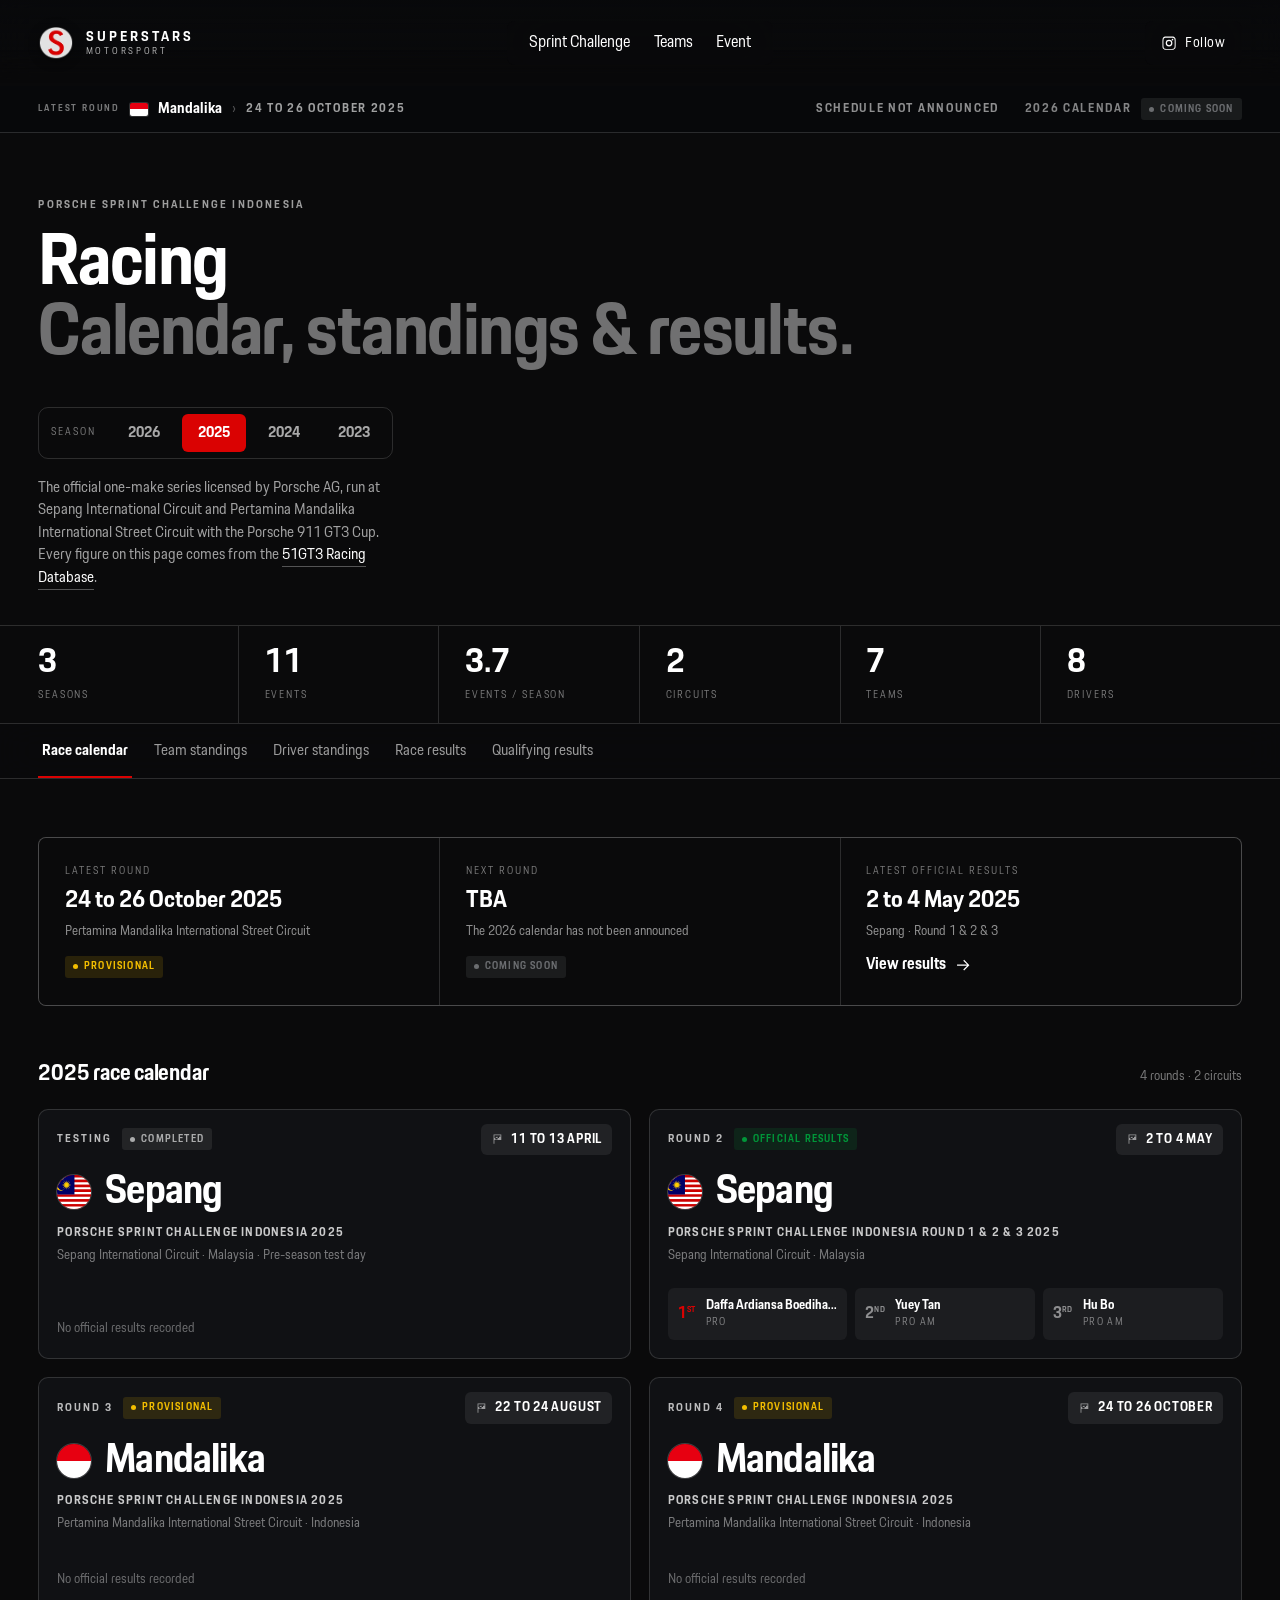
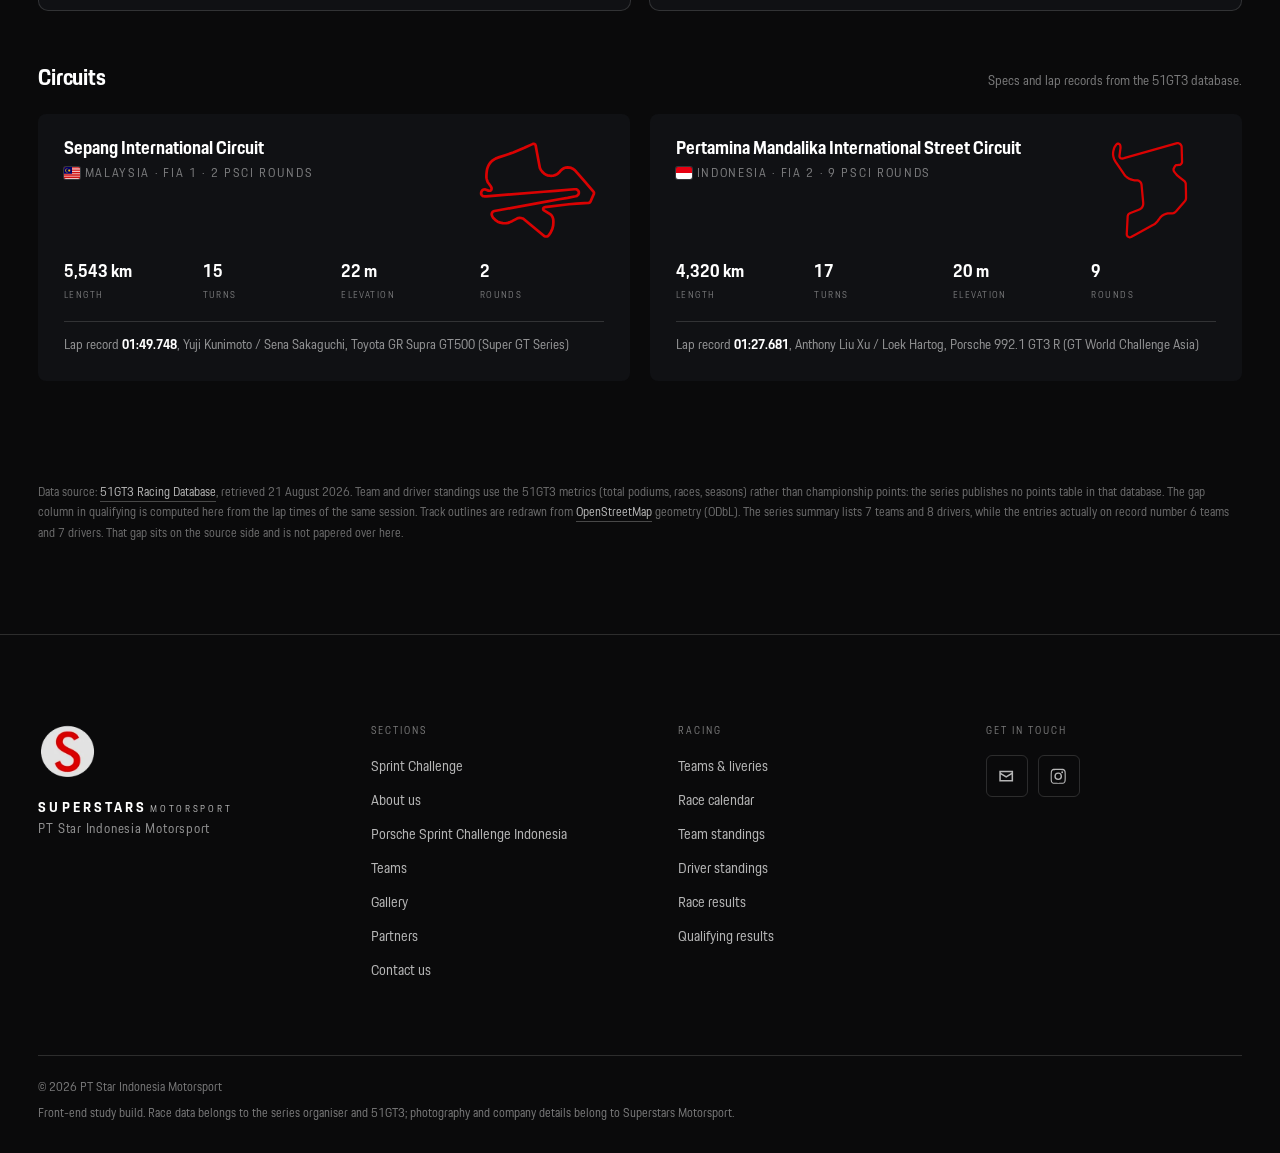
<file: racing.html>
<!DOCTYPE html>
<html lang="en">
<head>
<meta charset="UTF-8">
<meta name="viewport" content="width=device-width, initial-scale=1">
<title>Racing | Porsche Sprint Challenge Indonesia calendar, standings &amp; results | Superstars Motorsport</title>
<meta name="description" content="Race calendar, team standings, driver standings, race results and qualifying results for Porsche Sprint Challenge Indonesia. Data from the 51GT3 racing database.">
<link rel="icon" href="img/logo.webp">
<link rel="preload" as="font" type="font/otf" href="fonts/PorscheNext-Regular.otf" crossorigin>
<link rel="preload" as="font" type="font/otf" href="fonts/PorscheNext-Bold.otf" crossorigin>
<link rel="stylesheet" href="css/style.css">
<link rel="stylesheet" href="css/racing.css">
</head>
<body>
<a class="skip" href="#main">Skip to content</a>

<svg class="sprite" aria-hidden="true" focusable="false">
  <symbol id="i-arrow" viewBox="0 0 24 24"><path d="M13.2 5l-1.1 1.1 5 5H4v1.6h13.1l-5 5L13.2 19l6.9-7z" fill="currentColor"/></symbol>
  <symbol id="i-close" viewBox="0 0 24 24"><path d="m19 6.4-1.4-1.4L12 10.6 6.4 5 5 6.4 10.6 12 5 17.6 6.4 19 12 13.4 17.6 19 19 17.6 13.4 12z" fill="currentColor"/></symbol>
  <symbol id="i-ig" viewBox="0 0 24 24"><path d="M12 2.2c3.2 0 3.6 0 4.9.1 1.2.1 1.8.2 2.2.4.6.2 1 .5 1.4.9.4.4.7.8.9 1.4.2.4.4 1 .4 2.2.1 1.3.1 1.7.1 4.9s0 3.6-.1 4.9c-.1 1.2-.2 1.8-.4 2.2-.2.6-.5 1-.9 1.4-.4.4-.8.7-1.4.9-.4.2-1 .4-2.2.4-1.3.1-1.7.1-4.9.1s-3.6 0-4.9-.1c-1.2-.1-1.8-.2-2.2-.4-.6-.2-1-.5-1.4-.9-.4-.4-.7-.8-.9-1.4-.2-.4-.4-1-.4-2.2C2.2 15.6 2.2 15.2 2.2 12s0-3.6.1-4.9c.1-1.2.2-1.8.4-2.2.2-.6.5-1 .9-1.4.4-.4.8-.7 1.4-.9.4-.2 1-.4 2.2-.4C8.4 2.2 8.8 2.2 12 2.2m0 1.8c-3.1 0-3.5 0-4.7.1-.9 0-1.4.2-1.7.3-.4.2-.7.3-1 .6-.3.3-.5.6-.6 1-.1.3-.3.8-.3 1.7-.1 1.2-.1 1.6-.1 4.7s0 3.5.1 4.7c0 .9.2 1.4.3 1.7.2.4.3.7.6 1 .3.3.6.5 1 .6.3.1.8.3 1.7.3 1.2.1 1.6.1 4.7.1s3.5 0 4.7-.1c.9 0 1.4-.2 1.7-.3.4-.2.7-.3 1-.6.3-.3.5-.6.6-1 .1-.3.3-.8.3-1.7.1-1.2.1-1.6.1-4.7s0-3.5-.1-4.7c0-.9-.2-1.4-.3-1.7-.2-.4-.3-.7-.6-1-.3-.3-.6-.5-1-.6-.3-.1-.8-.3-1.7-.3-1.2-.1-1.6-.1-4.7-.1m0 3.1a5 5 0 1 1 0 10 5 5 0 0 1 0-10m0 1.8a3.2 3.2 0 1 0 0 6.4 3.2 3.2 0 0 0 0-6.4m6.4-2a1.2 1.2 0 1 1-2.4 0 1.2 1.2 0 0 1 2.4 0" fill="currentColor"/></symbol>
  <symbol id="i-flag" viewBox="0 0 24 24"><path d="M5 3v18h1.6v-7.4H20V3zm1.6 1.6h4.5v2.6H6.6zm4.5 0h4.5v2.6h-4.5zm4.5 0h2.8v2.6h-2.8zm0 2.6v2.6h-2.8V7.2zm-2.8 2.6v2.6h-4.5V9.8zm-4.5 0H6.6V7.2h4.5z" fill="currentColor"/></symbol>
  <symbol id="i-mail" viewBox="0 0 24 24"><path d="M3 5h18v14H3zm2 2v.4l7 4.4 7-4.4V7zm0 2.7V17h14V9.7l-7 4.4z" fill="currentColor"/></symbol>
</svg>

<!-- =========================================================
     HEADER: same as the homepage, links point back to it
     ========================================================= -->
<header class="nav" id="nav">
  <span class="nav__bg" aria-hidden="true"></span>
  <a class="brand" href="index.html" aria-label="Superstars Motorsport, home">
    <img class="brand__mark" src="img/mark.png" width="156" height="150" alt="">
    <span class="brand__text">
      <span class="brand__word">SUPERSTARS</span>
      <span class="brand__sub">MOTORSPORT</span>
    </span>
  </a>

  <div class="pill pill--nav">
    <nav aria-label="Main">
      <ul class="quick">
        <li><a class="quick__link" href="index.html">Sprint Challenge</a></li>
        <li><a class="quick__link" href="teams.html">Teams</a></li>
        <li><a class="quick__link" href="racing.html" aria-current="page">Event</a></li>
      </ul>
    </nav>
  </div>

  <div class="nav__right">
    <div class="pill pill--lang">
      <a class="lang" href="https://www.instagram.com/superstarsmotorsport/" target="_blank" rel="noopener noreferrer">
        <svg class="ico"><use href="#i-ig"/></svg><span>Follow</span>
      </a>
    </div>
    <button class="burger" id="burger" type="button" aria-label="Open menu" aria-expanded="false" aria-controls="drawer">
      <span></span><span></span><span></span>
    </button>
  </div>
</header>

<div class="scrim" id="scrim" hidden></div>
<aside class="drawer" id="drawer" hidden aria-label="Menu">
  <div class="drawer__head">
    <span class="drawer__label">Menu</span>
    <button class="drawer__close" id="drawerClose" type="button" aria-label="Close menu">
      <svg class="ico"><use href="#i-close"/></svg>
    </button>
  </div>
  <nav class="drawer__nav" aria-label="Sections">
    <a href="index.html">Sprint Challenge</a>
    <a href="teams.html">Teams</a>
    <a href="racing.html" aria-current="page">Event</a>
  </nav>
  <div class="drawer__foot">
    <a class="btn" href="mailto:info@superstars-motorsport.com">Send us a message</a>
    <a class="drawer__ig" href="https://www.instagram.com/superstarsmotorsport/" target="_blank" rel="noopener noreferrer">
      <svg class="ico"><use href="#i-ig"/></svg><span>/superstarsmotorsport</span>
    </a>
  </div>
</aside>

<main id="main" class="rpage">

  <!-- ===================================================
       event ticker — hitung mundur ke putaran berikutnya
       =================================================== -->
  <div class="ticker" id="ticker" hidden>
    <div class="ticker__in">
      <p class="ticker__place" id="tickerPlace"></p>
      <p class="ticker__clock" id="tickerClock" aria-hidden="true"></p>
      <p class="sr-only" id="tickerSr" role="status" aria-live="polite"></p>
      <p class="ticker__meta" id="tickerMeta"></p>
    </div>
  </div>

  <!-- ===================================================
       page head + season selector
       =================================================== -->
  <header class="rhead">
    <div class="rhead__top">
      <div>
        <p class="eyebrow eyebrow--light">Porsche Sprint Challenge Indonesia</p>
        <h1 class="rhead__title">Racing<span>Calendar, standings &amp; results.</span></h1>
      </div>
      <div class="seasons" role="group" aria-label="Select season">
        <span class="seasons__label">Season</span>
        <button class="season" type="button" data-season="2026" aria-pressed="false">2026</button>
        <button class="season" type="button" data-season="2025" aria-pressed="true">2025</button>
        <button class="season" type="button" data-season="2024" aria-pressed="false">2024</button>
        <button class="season" type="button" data-season="2023" aria-pressed="false">2023</button>
      </div>
    </div>
    <p class="rhead__lede" id="rLede"></p>
  </header>

  <div class="rstats" id="rStats"><!-- filled by JS --></div>

  <!-- ===================================================
       tab rail
       =================================================== -->
  <div class="rtabs">
    <div class="rtabs__in scroll-fade-x" role="tablist" aria-label="Data view">
      <button class="rtab" type="button" role="tab" id="tab-calendar"   aria-controls="p-calendar"   aria-selected="true"  data-view="calendar">Race calendar</button>
      <button class="rtab" type="button" role="tab" id="tab-teams"        aria-controls="p-teams"        aria-selected="false" data-view="teams"        tabindex="-1">Team standings</button>
      <button class="rtab" type="button" role="tab" id="tab-drivers"   aria-controls="p-drivers"   aria-selected="false" data-view="drivers"   tabindex="-1">Driver standings</button>
      <button class="rtab" type="button" role="tab" id="tab-results"      aria-controls="p-results"      aria-selected="false" data-view="results"      tabindex="-1">Race results</button>
      <button class="rtab" type="button" role="tab" id="tab-qualifying" aria-controls="p-qualifying" aria-selected="false" data-view="qualifying" tabindex="-1">Qualifying results</button>
    </div>
  </div>

  <p class="sr-only" id="rLive" role="status" aria-live="polite"></p>

  <!-- ===================================================
       1. calendar
       =================================================== -->
  <section class="rpanel" id="p-calendar" role="tabpanel" aria-labelledby="tab-calendar" tabindex="0">
    <div class="focus" id="rFocus"><!-- filled by JS --></div>

    <div class="rsec">
      <div class="rsec__head">
        <h2 class="rsec__title" id="calTitle"></h2>
        <p class="rsec__note" id="calNote"></p>
      </div>
      <div id="calBody"><!-- filled by JS --></div>
    </div>

    <div class="rsec">
      <div class="rsec__head">
        <h2 class="rsec__title">Circuits</h2>
        <p class="rsec__note">Specs and lap records from the 51GT3 database.</p>
      </div>
      <div class="tracks" id="trackBody"><!-- filled by JS --></div>
    </div>
  </section>

  <!-- ===================================================
       2. team standings
       =================================================== -->
  <section class="rpanel" id="p-teams" role="tabpanel" aria-labelledby="tab-teams" tabindex="0" hidden>
    <div class="rsec__head">
      <h2 class="rsec__title">Team standings</h2>
      <p class="rsec__note">All seasons, 2023 to 2025. Not affected by the season selector above.</p>
    </div>
    <div class="sortbar" role="group" aria-label="Sort team standings">
      <span class="fgroup__k">Sort</span>
      <button class="chip" type="button" data-sort="podium"  aria-pressed="true">Total podiums</button>
      <button class="chip" type="button" data-sort="races"   aria-pressed="false">Total races</button>
      <button class="chip" type="button" data-sort="seasons" aria-pressed="false">Total seasons</button>
    </div>
    <div class="tablewrap scroll-fade-x">
      <table class="dt" id="teamTable"><!-- filled by JS --></table>
    </div>
  </section>

  <!-- ===================================================
       3. driver standings
       =================================================== -->
  <section class="rpanel" id="p-drivers" role="tabpanel" aria-labelledby="tab-drivers" tabindex="0" hidden>
    <div class="rsec__head">
      <h2 class="rsec__title">Driver standings</h2>
      <p class="rsec__note">All seasons, 2023 to 2025. Not affected by the season selector above.</p>
    </div>
    <div class="sortbar" role="group" aria-label="Sort driver standings">
      <span class="fgroup__k">Sort</span>
      <button class="chip" type="button" data-sort="podium"  aria-pressed="true">Total podiums</button>
      <button class="chip" type="button" data-sort="races"   aria-pressed="false">Total races</button>
      <button class="chip" type="button" data-sort="seasons" aria-pressed="false">Total seasons</button>
    </div>
    <div class="tablewrap scroll-fade-x">
      <table class="dt" id="driverTable"><!-- filled by JS --></table>
    </div>
  </section>

  <!-- ===================================================
       4. race results
       =================================================== -->
  <section class="rpanel" id="p-results" role="tabpanel" aria-labelledby="tab-results" tabindex="0" hidden>
    <div class="rsec__head">
      <h2 class="rsec__title" id="raceTitle"></h2>
    </div>
    <div class="filters">
      <div class="fgroup" id="raceSessions" role="group" aria-label="Filter by session"></div>
      <div class="fgroup" id="raceClasses"  role="group" aria-label="Filter by class"></div>
      <p class="rcount" id="raceCount"></p>
    </div>
    <div id="raceBody"><!-- filled by JS --></div>
  </section>

  <!-- ===================================================
       5. qualifying results
       =================================================== -->
  <section class="rpanel" id="p-qualifying" role="tabpanel" aria-labelledby="tab-qualifying" tabindex="0" hidden>
    <div class="rsec__head">
      <h2 class="rsec__title" id="qualiTitle"></h2>
    </div>
    <div id="qualiBest"><!-- filled by JS --></div>
    <div class="filters">
      <div class="fgroup" id="qualiSessions" role="group" aria-label="Filter by session"></div>
      <div class="fgroup" id="qualiClasses"  role="group" aria-label="Filter by class"></div>
      <p class="rcount" id="qualiCount"></p>
    </div>
    <div id="qualiBody"><!-- filled by JS --></div>
  </section>

  <p class="srcnote" id="rSource"></p>
</main>

<!-- =========================================================
     FOOTER
     ========================================================= -->
<footer class="ftr">
  <div class="ftr__grid">
    <div class="ftr__col ftr__col--brand">
      <a class="ftr__lockup" href="index.html">
        <img class="ftr__mark" src="img/mark.png" width="156" height="150" loading="lazy" alt="">
        <span class="ftr__lockup-text">
          <span class="brand__word">SUPERSTARS</span>
          <span class="brand__sub">MOTORSPORT</span>
        </span>
      </a>
      <p class="ftr__legal-name">PT Star Indonesia Motorsport</p>
    </div>
    <nav class="ftr__col" aria-label="Sections">
      <p class="ftr__label">Sections</p>
      <ul>
        <li><a href="index.html">Sprint Challenge</a></li>
        <li><a href="index.html#about-us">About us</a></li>
        <li><a href="index.html#sprint-challenge">Porsche Sprint Challenge Indonesia</a></li>
        <li><a href="teams.html">Teams</a></li>
        <li><a href="index.html#gallery">Gallery</a></li>
        <li><a href="index.html#partners">Partners</a></li>
        <li><a href="index.html#contact">Contact us</a></li>
      </ul>
    </nav>
    <div class="ftr__col">
      <p class="ftr__label">Racing</p>
      <ul>
        <li><a href="teams.html">Teams &amp; liveries</a></li>
        <li><a href="racing.html#calendar">Race calendar</a></li>
        <li><a href="racing.html#team-standings">Team standings</a></li>
        <li><a href="racing.html#driver-standings">Driver standings</a></li>
        <li><a href="racing.html#race-results">Race results</a></li>
        <li><a href="racing.html#qualifying-results">Qualifying results</a></li>
      </ul>
    </div>
    <div class="ftr__col">
      <p class="ftr__label">Get in touch</p>
      <ul class="ftr__social">
        <li><a href="mailto:info@superstars-motorsport.com" aria-label="Email"><svg class="ico" aria-hidden="true"><use href="#i-mail"/></svg></a></li>
        <li><a href="https://www.instagram.com/superstarsmotorsport/" target="_blank" rel="noopener noreferrer" aria-label="Instagram"><svg class="ico" aria-hidden="true"><use href="#i-ig"/></svg></a></li>
      </ul>
    </div>
  </div>
  <div class="ftr__legal">
    <p>© 2026 PT Star Indonesia Motorsport</p>
    <p class="ftr__note">Front-end study build. Race data belongs to the series organiser and 51GT3; photography and company details belong to Superstars Motorsport.</p>
  </div>
</footer>

<script src="js/racing-data.js"></script>
<script src="js/racing.js"></script>
</body>
</html>
</file>
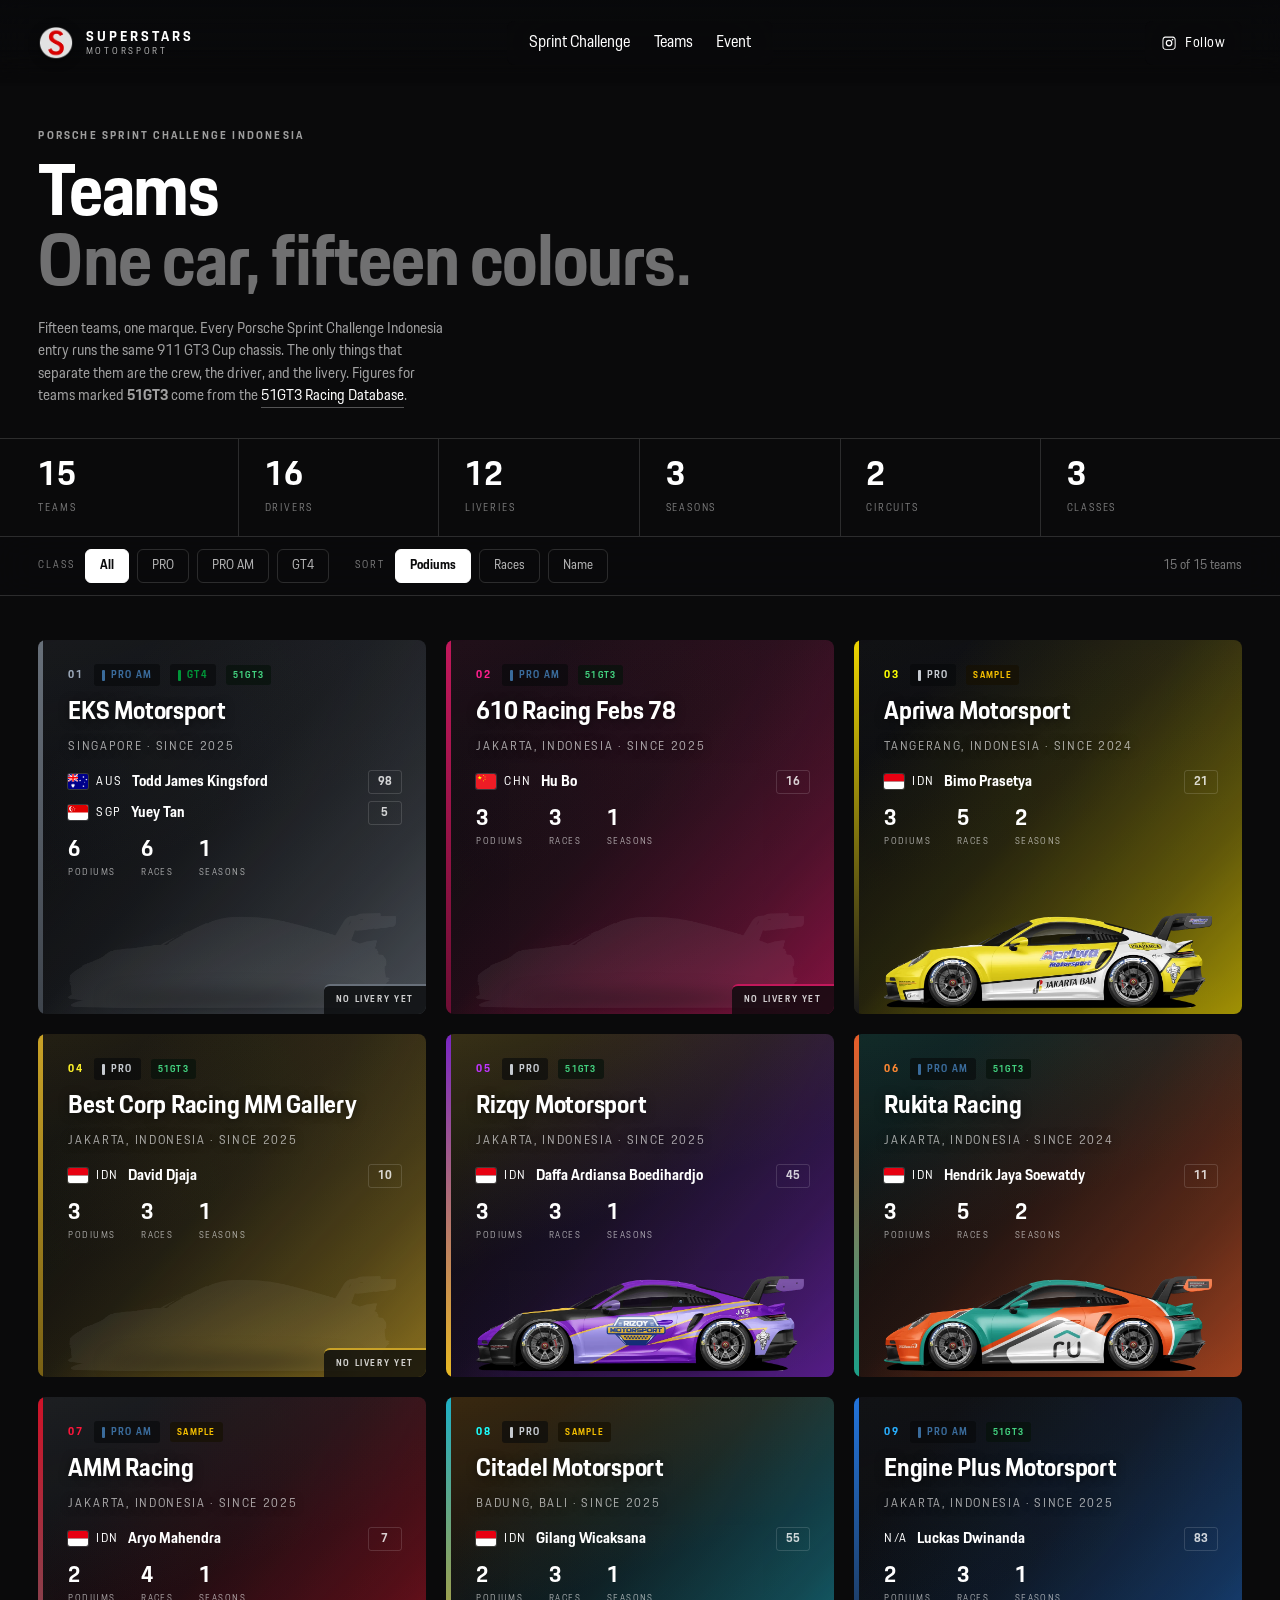
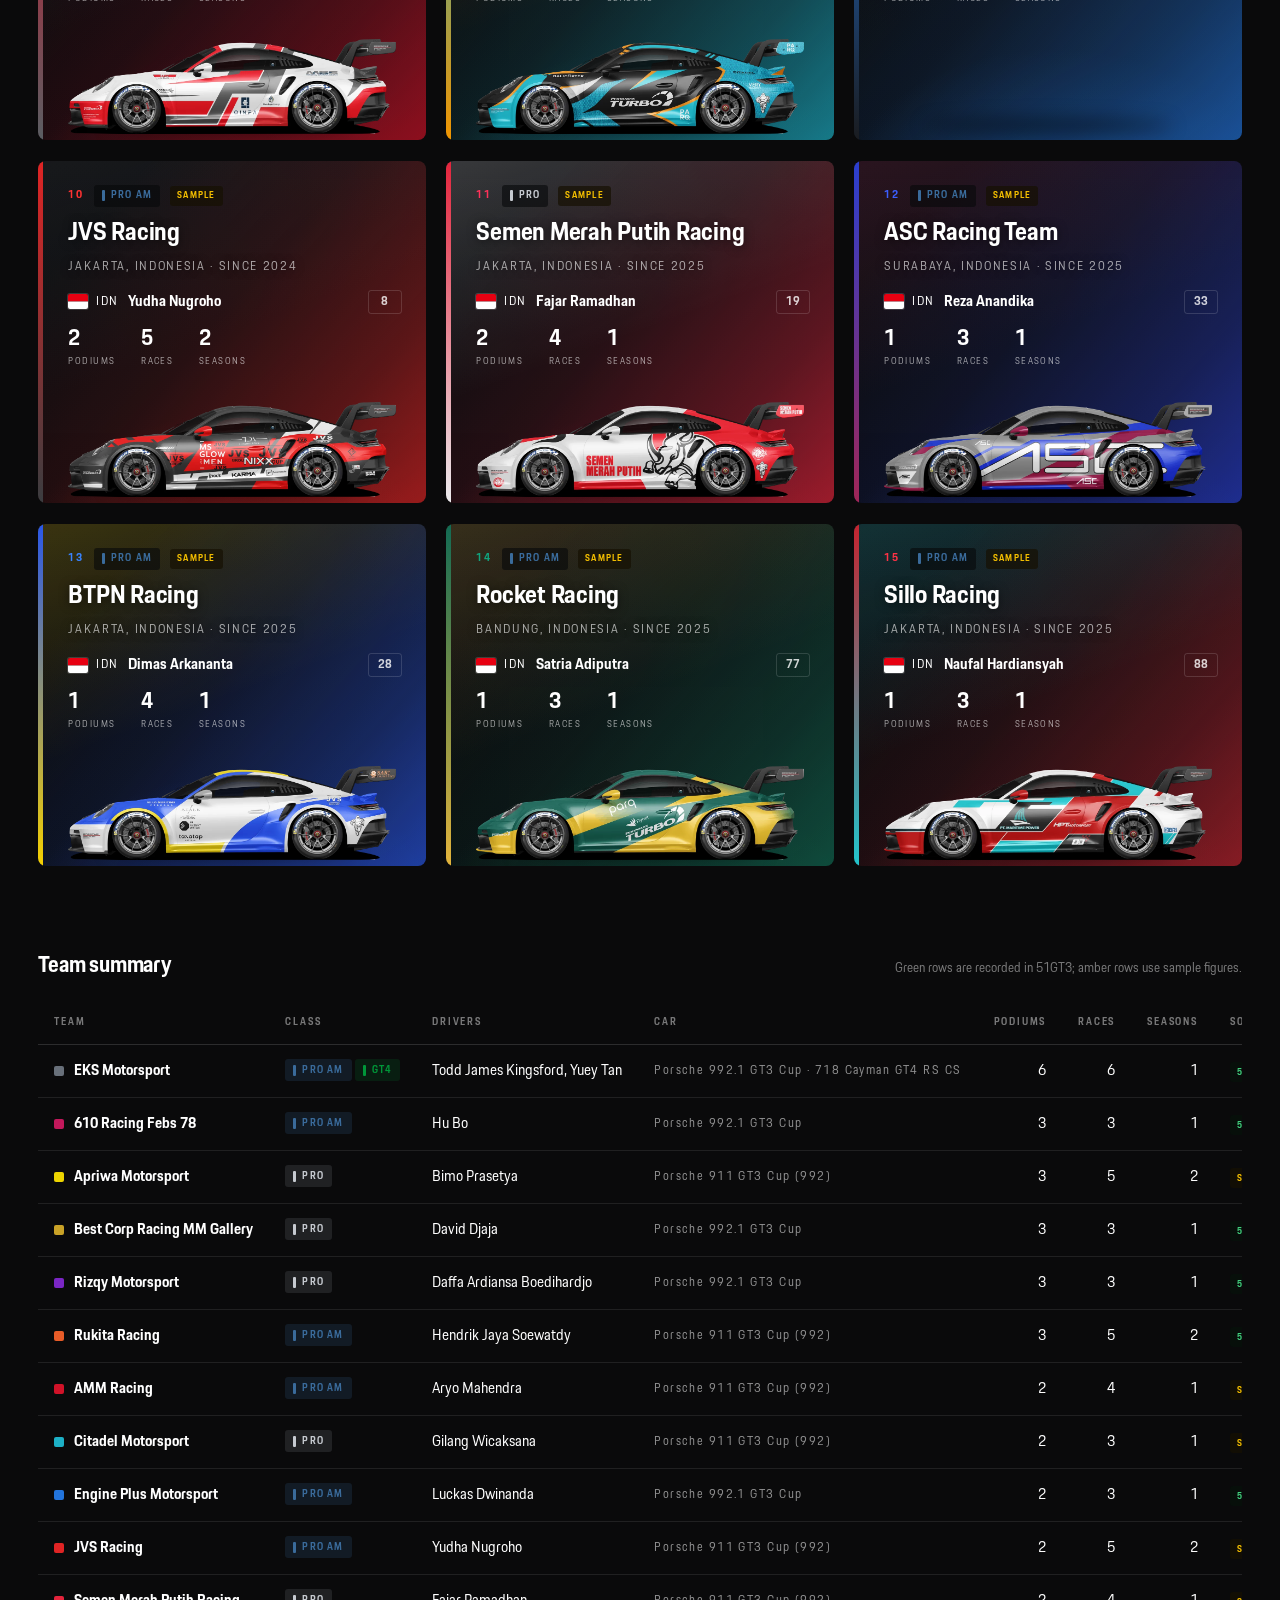
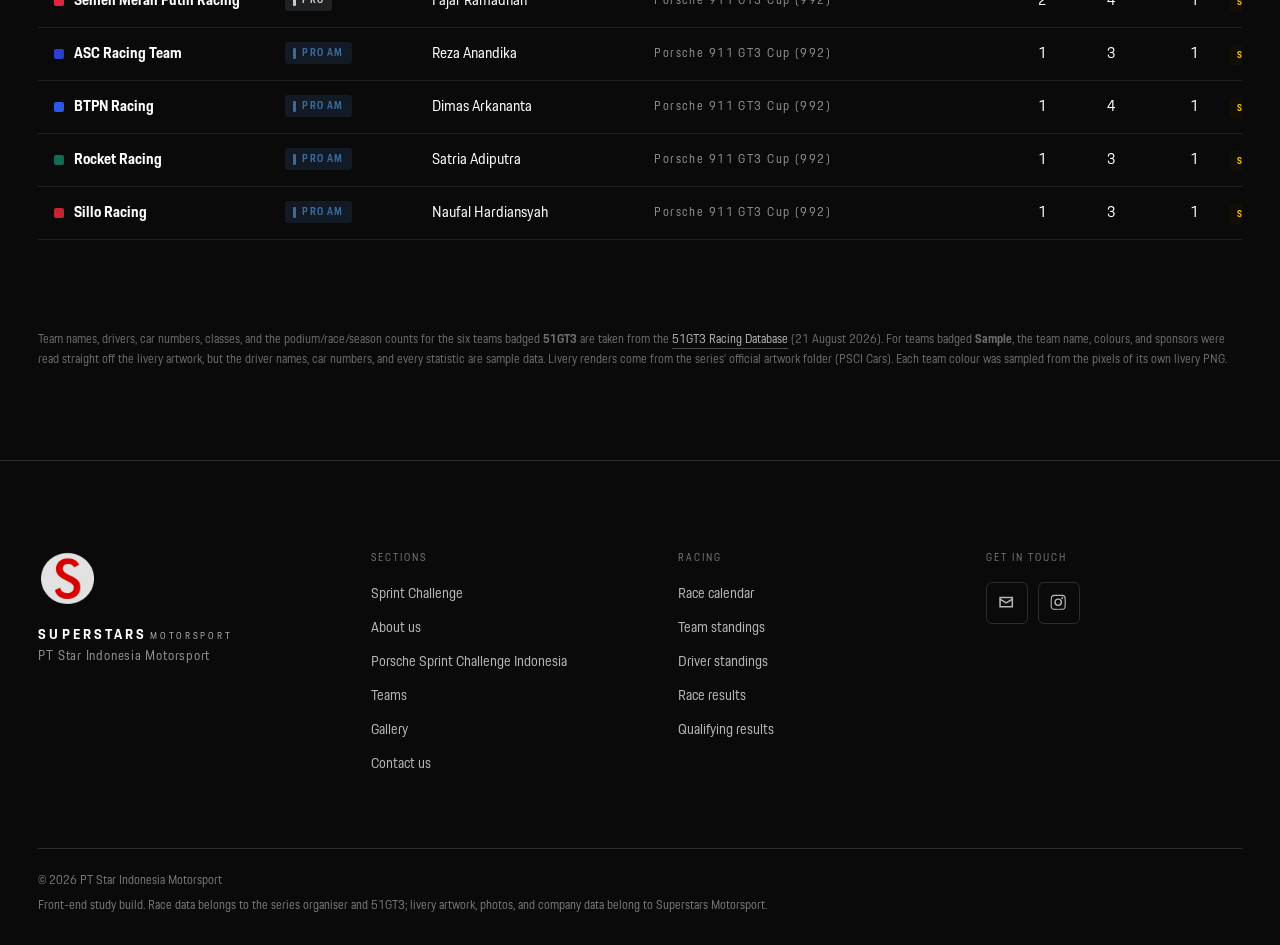
<file: teams.html>
<!DOCTYPE html>
<html lang="en">
<head>
<meta charset="UTF-8">
<meta name="viewport" content="width=device-width, initial-scale=1">
<title>Teams | 15 teams of Porsche Sprint Challenge Indonesia | Superstars Motorsport</title>
<meta name="description" content="Every Porsche Sprint Challenge Indonesia team: Rukita, AMM, 610 Racing Febs 78, Rizqy Motorsport, Engine Plus, JVS, Citadel, Apriwa and more, with liveries, drivers, car numbers, and podium records.">
<link rel="icon" href="img/logo.webp">
<link rel="preload" as="font" type="font/otf" href="fonts/PorscheNext-Regular.otf" crossorigin>
<link rel="preload" as="font" type="font/otf" href="fonts/PorscheNext-Bold.otf" crossorigin>
<link rel="stylesheet" href="css/style.css">
<link rel="stylesheet" href="css/racing.css">
<link rel="stylesheet" href="css/teams.css">
</head>
<body>
<a class="skip" href="#main">Skip to content</a>

<svg class="sprite" aria-hidden="true" focusable="false">
  <symbol id="i-arrow" viewBox="0 0 24 24"><path d="M13.2 5l-1.1 1.1 5 5H4v1.6h13.1l-5 5L13.2 19l6.9-7z" fill="currentColor"/></symbol>
  <symbol id="i-close" viewBox="0 0 24 24"><path d="m19 6.4-1.4-1.4L12 10.6 6.4 5 5 6.4 10.6 12 5 17.6 6.4 19 12 13.4 17.6 19 19 17.6 13.4 12z" fill="currentColor"/></symbol>
  <symbol id="i-ig" viewBox="0 0 24 24"><path d="M12 2.2c3.2 0 3.6 0 4.9.1 1.2.1 1.8.2 2.2.4.6.2 1 .5 1.4.9.4.4.7.8.9 1.4.2.4.4 1 .4 2.2.1 1.3.1 1.7.1 4.9s0 3.6-.1 4.9c-.1 1.2-.2 1.8-.4 2.2-.2.6-.5 1-.9 1.4-.4.4-.8.7-1.4.9-.4.2-1 .4-2.2.4-1.3.1-1.7.1-4.9.1s-3.6 0-4.9-.1c-1.2-.1-1.8-.2-2.2-.4-.6-.2-1-.5-1.4-.9-.4-.4-.7-.8-.9-1.4-.2-.4-.4-1-.4-2.2C2.2 15.6 2.2 15.2 2.2 12s0-3.6.1-4.9c.1-1.2.2-1.8.4-2.2.2-.6.5-1 .9-1.4.4-.4.8-.7 1.4-.9.4-.2 1-.4 2.2-.4C8.4 2.2 8.8 2.2 12 2.2m0 1.8c-3.1 0-3.5 0-4.7.1-.9 0-1.4.2-1.7.3-.4.2-.7.3-1 .6-.3.3-.5.6-.6 1-.1.3-.3.8-.3 1.7-.1 1.2-.1 1.6-.1 4.7s0 3.5.1 4.7c0 .9.2 1.4.3 1.7.2.4.3.7.6 1 .3.3.6.5 1 .6.3.1.8.3 1.7.3 1.2.1 1.6.1 4.7.1s3.5 0 4.7-.1c.9 0 1.4-.2 1.7-.3.4-.2.7-.3 1-.6.3-.3.5-.6.6-1 .1-.3.3-.8.3-1.7.1-1.2.1-1.6.1-4.7s0-3.5-.1-4.7c0-.9-.2-1.4-.3-1.7-.2-.4-.3-.7-.6-1-.3-.3-.6-.5-1-.6-.3-.1-.8-.3-1.7-.3-1.2-.1-1.6-.1-4.7-.1m0 3.1a5 5 0 1 1 0 10 5 5 0 0 1 0-10m0 1.8a3.2 3.2 0 1 0 0 6.4 3.2 3.2 0 0 0 0-6.4m6.4-2a1.2 1.2 0 1 1-2.4 0 1.2 1.2 0 0 1 2.4 0" fill="currentColor"/></symbol>
  <symbol id="i-mail" viewBox="0 0 24 24"><path d="M3 5h18v14H3zm2 2v.4l7 4.4 7-4.4V7zm0 2.7V17h14V9.7l-7 4.4z" fill="currentColor"/></symbol>
</svg>

<!-- =========================================================
     HEADER: identical to the homepage and the Racing page
     ========================================================= -->
<header class="nav" id="nav">
  <span class="nav__bg" aria-hidden="true"></span>
  <a class="brand" href="index.html" aria-label="Superstars Motorsport, home">
    <img class="brand__mark" src="img/mark.png" width="156" height="150" alt="">
    <span class="brand__text">
      <span class="brand__word">SUPERSTARS</span>
      <span class="brand__sub">MOTORSPORT</span>
    </span>
  </a>

  <div class="pill pill--nav">
    <nav aria-label="Main">
      <ul class="quick">
        <li><a class="quick__link" href="index.html">Sprint Challenge</a></li>
        <li><a class="quick__link" href="teams.html" aria-current="page">Teams</a></li>
        <li><a class="quick__link" href="racing.html">Event</a></li>
      </ul>
    </nav>
  </div>

  <div class="nav__right">
    <div class="pill pill--lang">
      <a class="lang" href="https://www.instagram.com/superstarsmotorsport/" target="_blank" rel="noopener noreferrer">
        <svg class="ico"><use href="#i-ig"/></svg><span>Follow</span>
      </a>
    </div>
    <button class="burger" id="burger" type="button" aria-label="Open menu" aria-expanded="false" aria-controls="drawer">
      <span></span><span></span><span></span>
    </button>
  </div>
</header>

<div class="scrim" id="scrim" hidden></div>
<aside class="drawer" id="drawer" hidden aria-label="Menu">
  <div class="drawer__head">
    <span class="drawer__label">Menu</span>
    <button class="drawer__close" id="drawerClose" type="button" aria-label="Close menu">
      <svg class="ico"><use href="#i-close"/></svg>
    </button>
  </div>
  <nav class="drawer__nav" aria-label="Sections">
    <a href="index.html">Sprint Challenge</a>
    <a href="teams.html" aria-current="page">Teams</a>
    <a href="racing.html">Event</a>
  </nav>
  <div class="drawer__foot">
    <a class="btn" href="mailto:info@superstars-motorsport.com">Send us a message</a>
    <a class="drawer__ig" href="https://www.instagram.com/superstarsmotorsport/" target="_blank" rel="noopener noreferrer">
      <svg class="ico"><use href="#i-ig"/></svg><span>/superstarsmotorsport</span>
    </a>
  </div>
</aside>

<main id="main" class="tpage">

  <!-- ===================================================
       page head + team colour strip
       =================================================== -->
  <header class="thead">
    <div class="thead__top">
      <div>
        <p class="eyebrow eyebrow--light">Porsche Sprint Challenge Indonesia</p>
        <h1 class="thead__title">Teams<span>One car, fifteen colours.</span></h1>
      </div>
    </div>
    <p class="thead__lede" id="tLede"></p>
  </header>

  <div class="rstats" id="tStats"><!-- injected by JS --></div>

  <!-- ===================================================
       filter + sort
       =================================================== -->
  <div class="tbar">
    <div class="tbar__in">
      <div class="fgroup" id="tClasses" role="group" aria-label="Filter by class">
        <span class="fgroup__k">Class</span><!-- chips injected by JS -->
      </div>
      <div class="fgroup" role="group" aria-label="Sort teams">
        <span class="fgroup__k">Sort</span>
        <button class="chip" type="button" data-sort="podium" aria-pressed="true">Podiums</button>
        <button class="chip" type="button" data-sort="races"  aria-pressed="false">Races</button>
        <button class="chip" type="button" data-sort="name"   aria-pressed="false">Name</button>
      </div>
      <p class="tbar__count" id="tCount"></p>
    </div>
  </div>

  <p class="sr-only" id="tLive" role="status" aria-live="polite"></p>

  <!-- ===================================================
       team card grid
       =================================================== -->
  <div class="tgrid" id="tGrid"><!-- injected by JS --></div>

  <!-- ===================================================
       summary table for every team
       =================================================== -->
  <section class="tsum">
    <div class="rsec__head">
      <h2 class="rsec__title">Team summary</h2>
      <p class="rsec__note">Green rows are recorded in 51GT3; amber rows use sample figures.</p>
    </div>
    <div class="tablewrap scroll-fade-x">
      <table class="dt" id="tTable"><!-- injected by JS --></table>
    </div>
  </section>

  <p class="srcnote" id="tSource"></p>
</main>

<!-- =========================================================
     TEAM DETAIL MODAL: its contents are re-rendered on every open
     ========================================================= -->
<div class="tmodal" id="tModal" hidden role="dialog" aria-modal="true" aria-labelledby="tmTitle">
  <div class="tmodal__scrim" id="tmScrim"></div>
  <div class="tmodal__box" id="tmBox"><!-- injected by JS --></div>
</div>

<!-- =========================================================
     FOOTER
     ========================================================= -->
<footer class="ftr">
  <div class="ftr__grid">
    <div class="ftr__col ftr__col--brand">
      <a class="ftr__lockup" href="index.html">
        <img class="ftr__mark" src="img/mark.png" width="156" height="150" loading="lazy" alt="">
        <span class="ftr__lockup-text">
          <span class="brand__word">SUPERSTARS</span>
          <span class="brand__sub">MOTORSPORT</span>
        </span>
      </a>
      <p class="ftr__legal-name">PT Star Indonesia Motorsport</p>
    </div>
    <nav class="ftr__col" aria-label="Sections">
      <p class="ftr__label">Sections</p>
      <ul>
        <li><a href="index.html">Sprint Challenge</a></li>
        <li><a href="index.html#about-us">About us</a></li>
        <li><a href="index.html#sprint-challenge">Porsche Sprint Challenge Indonesia</a></li>
        <li><a href="teams.html">Teams</a></li>
        <li><a href="index.html#gallery">Gallery</a></li>
        <li><a href="index.html#contact">Contact us</a></li>
      </ul>
    </nav>
    <div class="ftr__col">
      <p class="ftr__label">Racing</p>
      <ul>
        <li><a href="racing.html#calendar">Race calendar</a></li>
        <li><a href="racing.html#team-standings">Team standings</a></li>
        <li><a href="racing.html#driver-standings">Driver standings</a></li>
        <li><a href="racing.html#race-results">Race results</a></li>
        <li><a href="racing.html#qualifying-results">Qualifying results</a></li>
      </ul>
    </div>
    <div class="ftr__col">
      <p class="ftr__label">Get in touch</p>
      <ul class="ftr__social">
        <li><a href="mailto:info@superstars-motorsport.com" aria-label="Email"><svg class="ico" aria-hidden="true"><use href="#i-mail"/></svg></a></li>
        <li><a href="https://www.instagram.com/superstarsmotorsport/" target="_blank" rel="noopener noreferrer" aria-label="Instagram"><svg class="ico" aria-hidden="true"><use href="#i-ig"/></svg></a></li>
      </ul>
    </div>
  </div>
  <div class="ftr__legal">
    <p>© 2026 PT Star Indonesia Motorsport</p>
    <p class="ftr__note">Front-end study build. Race data belongs to the series organiser and 51GT3; livery artwork, photos, and company data belong to Superstars Motorsport.</p>
  </div>
</footer>

<script src="js/teams-data.js"></script>
<script src="js/teams.js"></script>
</body>
</html>
</file>
<file: css/style.css>
/* =========================================================
   Font faces
   Porsche Next is self-hosted from /fonts so the page renders the same on
   every device. local() stays first in each src list: visitors who already
   have the family installed use it and skip the download entirely.

   Only 400 and 700 upright ship. The family also has Thin, Italic and
   BoldItalic, but nothing on the site renders them: no rule sets weight 100,
   no rule sets font-style:italic, and the two <i> elements in the markup are
   a decorative bar (.cap__bar i, no text) and a ticker unit that is explicitly
   font-style:normal. Shipping them cost 471 KB for glyphs no one ever sees.
   Should italic text ever appear, the engine synthesises an oblique from 400.

   Asking for weight 600 (which does not exist) let each engine decide for
   itself. Chrome synthesised an intermediate, Safari jumped to real Bold, so
   the page rendered differently in each. Mapping the real faces explicitly,
   and only ever asking for 400/700, makes both engines resolve identically.
   Single weight values (not ranges) keep older Safari happy too.
   ========================================================= */
@font-face{
  font-family:"SSM Sans";
  src:local("PorscheNext-Regular"),local("Porsche Next"),
      url("../fonts/PorscheNext-Regular.otf") format("opentype");
  font-weight:400;font-style:normal;font-display:swap
}
@font-face{
  font-family:"SSM Sans";
  src:local("PorscheNext-Bold"),local("Porsche Next Bold"),
      url("../fonts/PorscheNext-Bold.otf") format("opentype");
  font-weight:700;font-style:normal;font-display:swap
}
/* =========================================================
   Superstars Motorsport
   1. tokens / reset      6. series showcase
   2. utilities           7. gallery rail
   3. header + panel      8. partners + contact
   4. hero                9. footer + modal
   5. about + milestones  10. reduced motion  11. responsive
   ========================================================= */

/* ---------- 1. tokens / reset ---------- */
:root{
  --ink:#0a0a0b;
  --ink-2:#121315;
  --paper:#fff;
  --paper-2:#f4f4f5;
  --line:rgba(255,255,255,.14);
  --line-dark:rgba(10,10,11,.12);
  --accent:218 2 2;              /* sampled from the Superstars logo */
  --glass:rgba(10,10,11,.66);

  --f:"SSM Sans","Porsche Next","Arial Narrow",Arial,Helvetica,sans-serif;
  --fs-nav:1rem;
  --fs-h1:clamp(1.6rem,1rem + 2.3vw,3.25rem);
  --fs-h2:clamp(1.5rem,1rem + 2vw,3rem);
  --fs-statement:clamp(2rem,1rem + 5.4vw,6rem);
  --fs-odo:clamp(4rem,2rem + 11vw,13rem);

  --ease:cubic-bezier(.22,.61,.24,1);
  --t1:.25s; --t2:.5s; --t3:.9s;

  --pad:clamp(16px,3vw,40px);
  --nav-h:64px;
  --wrap:1600px;
  --r:6px;                     /* buttons and small controls */
  --r-img:calc(var(--r) * 2);  /* photo surfaces */
}

*,*::before,*::after{box-sizing:border-box}
html{-webkit-text-size-adjust:100%;scroll-behavior:smooth}
body{
  margin:0;background:var(--ink);color:#fff;
  font-family:var(--f);font-size:1rem;line-height:1.5;
  -webkit-font-smoothing:antialiased;overflow-x:hidden
}
body.is-locked{overflow:hidden}
h1,h2,h3,p,dl,dd,dt,figure{margin:0}
ul,ol{margin:0;padding:0;list-style:none}
a{color:inherit;text-decoration:none}
button{font:inherit;color:inherit;background:none;border:0;padding:0;cursor:pointer}
input,textarea{font:inherit;color:inherit}
img,svg{display:block;max-width:100%}
[hidden]{display:none!important}
:focus-visible{outline:2px solid rgb(var(--accent));outline-offset:3px}
.sprite{position:absolute;width:0;height:0;overflow:hidden}
main > section{scroll-margin-top:calc(var(--nav-h) + 8px)}

/* ---------- 2. utilities ---------- */
.sr-only{position:absolute;width:1px;height:1px;margin:-1px;padding:0;overflow:hidden;clip-path:inset(50%);white-space:nowrap}
.skip{position:fixed;top:8px;left:8px;z-index:300;padding:10px 16px;background:#fff;color:var(--ink);transform:translateY(-200%);transition:transform var(--t1)}
.skip:focus{transform:none}
.ico{width:1.15em;height:1.15em;fill:currentColor;flex:none}
.ico--flip{transform:rotate(180deg)}

.eyebrow{
  font-size:.6875rem;font-weight:700;letter-spacing:.2em;text-transform:uppercase;
  color:rgba(10,10,11,.5);margin-bottom:14px
}
.eyebrow--light{color:rgba(255,255,255,.6)}

.pill{
  background:var(--glass);
  -webkit-backdrop-filter:blur(28px);backdrop-filter:blur(28px);
  border-radius:8px;display:flex;align-items:center
}

.arrowlink{
  display:inline-flex;align-items:center;gap:.5rem;font-weight:700;
  padding-bottom:2px;
  background-image:linear-gradient(rgb(var(--accent)),rgb(var(--accent)));
  background-size:0 1px;background-position:0 100%;background-repeat:no-repeat;
  transition:background-size var(--t2) var(--ease),color var(--t1)
}
.arrowlink .ico{transition:transform var(--t2) var(--ease)}
.arrowlink:hover{color:rgb(var(--accent));background-size:100% 1px}
.arrowlink:hover .ico{transform:translateX(5px)}

.btn{
  display:inline-flex;align-items:center;justify-content:center;
  min-height:50px;padding:0 30px;border-radius:var(--r);
  background:rgb(var(--accent));color:#fff;
  font-weight:700;letter-spacing:.02em;
  transition:filter var(--t1),transform var(--t1)
}
.btn:hover{filter:brightness(1.12)}
.btn:active{transform:translateY(1px)}

/* scroll-revealed blocks */
[data-in]{
  opacity:0;transform:translateY(20px);
  transition:opacity .8s var(--ease),transform .8s var(--ease);
  transition-delay:var(--d,0ms)
}
[data-in].is-in{opacity:1;transform:none}

/* ---------- 3. header + panel ---------- */
.nav{
  position:fixed;inset:0 0 auto;z-index:200;
  display:grid;grid-template-columns:1fr auto 1fr;align-items:center;gap:16px;
  padding:calc(var(--pad) * .55) var(--pad);
  isolation:isolate;
  transition:opacity var(--t2) var(--ease),transform var(--t2) var(--ease)
}
/* blurred bar behind the navbar, faded out at the bottom so there is no hard edge */
.nav__bg{
  position:absolute;inset:0;z-index:-1;pointer-events:none;
  background:linear-gradient(180deg,rgba(8,9,11,.84) 0%,rgba(8,9,11,.46) 62%,rgba(8,9,11,0) 100%);
  -webkit-backdrop-filter:blur(18px);backdrop-filter:blur(18px);
  -webkit-mask-image:linear-gradient(180deg,#000 0%,#000 58%,transparent 100%);
  mask-image:linear-gradient(180deg,#000 0%,#000 58%,transparent 100%)
}
.nav.is-tucked{opacity:0;transform:translateY(-12px);pointer-events:none}

.brand{
  grid-column:1;justify-self:start;
  display:flex;align-items:center;gap:12px;color:#fff;
  transition:color var(--t2) var(--ease)
}
.brand__mark{width:auto;height:34px;flex:none;filter:drop-shadow(0 2px 6px rgba(0,0,0,.45))}
.brand__text{display:grid;gap:3px}
.brand__word{font-size:.875rem;font-weight:700;letter-spacing:.22em;line-height:1}
.brand__sub{font-size:.5625rem;letter-spacing:.3em;color:rgba(255,255,255,.7);line-height:1;transition:color var(--t2)}

.pill--nav{grid-column:2;justify-self:center;min-width:0}
/* every ancestor of the scroller must be allowed to shrink, otherwise the
   pill's max-width is ignored and the list overflows the screen */
.pill--nav > nav{min-width:0;max-width:100%;display:flex}
.quick{display:flex;gap:clamp(14px,1.8vw,26px);padding:0 22px}
.quick__link{
  position:relative;display:inline-flex;align-items:center;height:44px;
  font-size:var(--fs-nav);color:#fff;white-space:nowrap
}
.quick__link::after{
  content:"";position:absolute;left:0;right:0;bottom:10px;height:1px;background:currentColor;
  transform:scaleX(0);transform-origin:left;transition:transform var(--t2) var(--ease)
}
.quick__link:hover::after,.quick__link[aria-expanded="true"]::after{transform:scaleX(1)}

.nav__right{grid-column:3;justify-self:end;display:flex;align-items:center;gap:8px;min-width:0}
.pill--lang{background:none;backdrop-filter:none}
.burger{
  display:none;position:relative;width:42px;height:42px;flex:none;
  border-radius:var(--r);background:var(--glass);
  -webkit-backdrop-filter:blur(28px);backdrop-filter:blur(28px)
}
.burger span{
  position:absolute;left:11px;width:20px;height:1.5px;background:#fff;
  transition:transform var(--t2) var(--ease),opacity var(--t1)
}
.burger span:nth-child(1){top:15px}
.burger span:nth-child(2){top:20.5px}
.burger span:nth-child(3){top:26px}
.burger[aria-expanded="true"] span:nth-child(1){transform:translateY(5.5px) rotate(45deg)}
.burger[aria-expanded="true"] span:nth-child(2){opacity:0}
.burger[aria-expanded="true"] span:nth-child(3){transform:translateY(-5.5px) rotate(-45deg)}

.scrim{
  position:fixed;inset:0;z-index:210;background:rgba(0,0,0,.6);
  opacity:0;transition:opacity var(--t2)
}
.scrim.is-on{opacity:1}
.drawer{
  position:fixed;inset:0 0 0 auto;z-index:220;
  width:min(360px,86vw);background:#0e1013;border-left:1px solid var(--line);
  display:flex;flex-direction:column;overflow-y:auto;
  transform:translateX(100%);transition:transform var(--t3) var(--ease)
}
.drawer.is-on{transform:none}
.drawer__head{
  display:flex;align-items:center;justify-content:space-between;
  padding:18px 22px;border-bottom:1px solid var(--line)
}
.drawer__label{font-size:.625rem;letter-spacing:.2em;text-transform:uppercase;color:rgba(255,255,255,.5)}
.drawer__close{width:40px;height:40px;display:grid;place-items:center;border-radius:var(--r)}
.drawer__close:hover{background:rgba(255,255,255,.1)}
.drawer__nav{flex:1;padding:8px 0}
.drawer__nav a{
  display:block;padding:16px 22px;font-size:1.125rem;
  border-bottom:1px solid var(--line);
  transition:color var(--t1),padding-left var(--t1) var(--ease)
}
.drawer__nav a:hover{color:rgb(var(--accent));padding-left:28px}
.drawer__foot{padding:22px;display:grid;gap:16px;justify-items:start;border-top:1px solid var(--line)}
.drawer__foot .btn{width:100%}
.drawer__ig{display:inline-flex;align-items:center;gap:8px;font-size:.9375rem;color:rgba(255,255,255,.75)}
.drawer__ig:hover{color:#fff}
.lang{
  display:inline-flex;align-items:center;gap:8px;height:44px;padding:0 16px;
  border-radius:8px;background:var(--glass);
  -webkit-backdrop-filter:blur(28px);backdrop-filter:blur(28px);
  font-size:.875rem;letter-spacing:.04em;color:#fff
}
.lang:hover{background:rgb(var(--accent))}

.panels{
  position:fixed;top:calc(var(--nav-h) + 12px);left:50%;translate:-50% 0;z-index:190;
  width:min(560px,calc(100vw - 2 * var(--pad)));
  background:var(--glass);
  -webkit-backdrop-filter:blur(28px);backdrop-filter:blur(28px);
  border-radius:8px;padding:26px 30px;
  opacity:0;transform:translateY(-10px);
  transition:opacity var(--t2) var(--ease),transform var(--t2) var(--ease)
}
.panels.is-open{opacity:1;transform:none}
.panel{display:none}
.panel.is-active{display:block}
.panel__label{font-size:.625rem;letter-spacing:.2em;text-transform:uppercase;color:rgba(255,255,255,.55);margin-bottom:16px}
.panel__list a{
  display:block;padding:11px 0;font-size:1.0625rem;color:rgba(255,255,255,.88);
  border-bottom:1px solid var(--line);
  transition:color var(--t1),padding-left var(--t1) var(--ease)
}
.panel__list a:hover{color:#fff;padding-left:6px}
.panel__more{margin-top:18px;font-size:.9375rem}

/* ---------- 4. hero ---------- */
.stage{height:320vh;position:relative}
.stage__sticky{position:sticky;top:0;height:100svh;overflow:hidden;background:#07080a}
.scene{
  position:absolute;inset:0;overflow:hidden;
  transform:scale(var(--cam,1.06)) translateY(calc(var(--pan,0) * 1px));
  transform-origin:50% 58%;will-change:transform
}
.scene__img{width:100%;height:100%;object-fit:cover;object-position:50% 50%}
.scene__vignette{
  position:absolute;inset:0;pointer-events:none;
  background:
    radial-gradient(80% 66% at 50% 44%,transparent 34%,rgba(0,0,0,.5) 100%),
    linear-gradient(180deg,rgba(0,0,0,.62) 0%,rgba(0,0,0,.06) 26%,rgba(0,0,0,.3) 58%,rgba(0,0,0,.92) 100%)
}
.stage__copy{
  position:absolute;left:var(--pad);bottom:clamp(56px,9vh,110px);
  max-width:min(880px,86vw);
  opacity:var(--copy-o,1);transform:translateY(calc((1 - var(--copy-o,1)) * 22px))
}
.stage__eyebrow{
  font-size:.6875rem;font-weight:700;letter-spacing:.24em;text-transform:uppercase;
  color:rgb(var(--accent));margin-bottom:14px
}
.stage__title{font-size:var(--fs-h1);font-weight:400;line-height:1.12;letter-spacing:-.01em}
/* each clause is its own block and breaks into even lines instead of
   leaving a single word stranded on the last line */
.stage__title span{display:block;text-wrap:balance}
.stage__meta{margin-top:18px;font-size:.875rem;color:rgba(255,255,255,.7)}
.thumbchip{
  position:absolute;right:var(--pad);bottom:clamp(56px,9vh,110px);
  width:clamp(72px,7.5vw,104px);aspect-ratio:3/2;
  border:1px solid rgba(255,255,255,.4);border-radius:var(--r-img);
  background:#0d1012;overflow:hidden;
  transition:transform var(--t2) var(--ease),border-color var(--t1)
}
.thumbchip:hover{transform:scale(1.06);border-color:#fff}
.thumbchip__art,.thumbchip img{display:block;width:100%;height:100%}
.thumbchip img{object-fit:cover}
.stage__cue{
  position:absolute;left:50%;bottom:20px;translate:-50% 0;
  display:flex;align-items:center;gap:8px;
  font-size:.625rem;letter-spacing:.24em;text-transform:uppercase;color:rgba(255,255,255,.6);
  opacity:var(--copy-o,1)
}
.stage__cue span{width:1px;height:26px;background:linear-gradient(#fff,transparent);animation:cue 2s var(--ease) infinite}
@keyframes cue{0%{opacity:0;transform:scaleY(.2)}40%{opacity:1}100%{opacity:0;transform:scaleY(1) translateY(10px)}}

/* ---------- 5. about + milestones ---------- */
.about{
  position:relative;overflow:hidden;isolation:isolate;
  background:var(--paper);color:var(--ink);
  display:grid;grid-template-columns:1.05fr 1fr;align-items:center;
  gap:clamp(28px,5vw,84px);
  /* the white background runs edge to edge; only the content is capped at
     --wrap, so wide monitors don't show it as a floating card */
  --gutter:max(var(--pad),calc((100% - var(--wrap)) / 2));
  padding:clamp(64px,9vw,140px) var(--gutter);
  max-width:none;margin-inline:0
}
/* oversized founding year drifting against the scroll, for depth */
.about__ghost{
  position:absolute;right:calc(var(--gutter) - .05em);bottom:-.16em;z-index:-1;pointer-events:none;
  font-size:clamp(5rem,16vw,16rem);font-weight:700;line-height:.8;letter-spacing:-.04em;
  color:rgba(10,10,11,.055);white-space:nowrap;
  transform:translate3d(0,calc(var(--gp,0) * 1px),0);will-change:transform
}
.about__media{
  position:relative;overflow:hidden;background:var(--paper-2);
  border-radius:var(--r-img);aspect-ratio:3/2
}
.about__media img{
  position:absolute;inset:0;width:100%;height:100%;object-fit:cover
}
.about__media figcaption{
  position:absolute;left:0;bottom:0;padding:14px 18px;
  background:var(--glass);
  -webkit-backdrop-filter:blur(20px);backdrop-filter:blur(20px);
  color:#fff;display:grid;gap:2px
}
.about__media figcaption b{font-size:.9375rem;font-weight:700}
.about__media figcaption span{font-size:.75rem;color:rgba(255,255,255,.7)}
.about__title{font-size:var(--fs-h2);font-weight:400;line-height:1.08;letter-spacing:-.02em;margin-bottom:24px}
.about__text{display:grid;gap:16px;color:rgba(10,10,11,.68);max-width:52ch;margin-bottom:32px}
.about .arrowlink{color:var(--ink)}

.heritage{position:relative;height:440vh;background:var(--paper);color:var(--ink)}
.heritage__sticky{position:sticky;top:0;height:100svh;overflow:hidden;display:grid;place-items:center}
.statement{
  position:absolute;left:var(--pad);right:var(--pad);top:50%;translate:0 -50%;
  display:grid;gap:.02em;text-align:center;
  font-size:var(--fs-statement);font-weight:400;line-height:.98;letter-spacing:-.02em;
  color:var(--ink);pointer-events:none;
  opacity:var(--stmt-o,1);
  filter:blur(calc(var(--stmt-blur,0) * 1px));
  will-change:opacity,filter
}
.statement span:nth-child(2){padding-left:.08em}

.odo{
  position:absolute;top:50%;left:50%;translate:-50% -50%;z-index:3;
  display:flex;pointer-events:none;color:#fff;
  font-size:var(--fs-odo);font-weight:400;line-height:1;letter-spacing:-.03em;
  opacity:var(--ui-o,1)
}
/* --- year treatments; switch with data-odo on #odo --- */
/* solid: plain white numerals, as on racing.porsche.com. The default. */
.odo[data-odo="solid"]{
  color:#fff;
  text-shadow:0 2px 20px rgba(0,0,0,.5),0 0 70px rgba(0,0,0,.3)
}
/* plate: numerals on a blurred dark slab, most legible over busy photos */
.odo[data-odo="plate"]{
  padding:.04em .16em .08em;border-radius:var(--r);
  background:rgba(6,7,9,.42);
  -webkit-backdrop-filter:blur(16px) saturate(.85);backdrop-filter:blur(16px) saturate(.85);
  text-shadow:0 2px 30px rgba(0,0,0,.45)
}
/* outline: hollow numerals with a soft shadow */
.odo[data-odo="outline"]{
  color:transparent;-webkit-text-stroke:2px rgba(255,255,255,.95);
  filter:drop-shadow(0 3px 16px rgba(0,0,0,.7))
}
/* corner: smaller, bottom-left, sitting on the frame's own gradient */
.odo[data-odo="corner"]{
  top:auto;left:auto;right:calc(50% + var(--frame-w,60vw) / 2 * -1 + 22px);
  bottom:clamp(74px,13vh,124px);translate:0 0;
  font-size:clamp(2.5rem,7vw,6rem);
  text-shadow:0 4px 28px rgba(0,0,0,.8)
}
/* difference: the original blend-mode look */
.odo[data-odo="difference"]{mix-blend-mode:difference}
.odo__digit{height:1em;overflow:hidden}
.odo__reel{
  display:grid;transform:translateY(calc(var(--d,0) * -10%));
  transition:transform 1s var(--ease);transition-delay:var(--delay,0ms)
}
.odo__reel span{height:1em;display:grid;place-items:center;width:.62em}

.rail{position:relative;width:100%;overflow:hidden;z-index:2}
.strip{
  --frame-w:min(55vh,78vw,720px);
  display:flex;gap:clamp(20px,2.4vw,44px);
  padding-inline:calc((100vw - var(--frame-w)) / 2);
  transform:translate3d(calc(var(--x,0) * -1px),0,0);will-change:transform
}
.frame{
  position:relative;flex:0 0 var(--frame-w);aspect-ratio:3/4;
  overflow:hidden;background:#111;border-radius:var(--r-img)
}
.frame img{width:100%;height:100%;object-fit:cover}
.frame::after{
  content:"";position:absolute;inset:0;pointer-events:none;
  background:linear-gradient(180deg,transparent 55%,rgba(0,0,0,.55) 100%)
}

.cap{
  position:absolute;right:0;bottom:0;z-index:2;display:flex;align-items:stretch;
  background:var(--glass);
  -webkit-backdrop-filter:blur(22px);backdrop-filter:blur(22px);
  color:#fff;max-width:min(92%,460px)
}
.cap__body{display:block;padding:11px 15px;min-width:0}
.cap__car{display:block;font-size:.875rem;line-height:1.3}
.cap__event{display:block;font-size:.6875rem;color:rgba(255,255,255,.65)}
.cap__bar{position:absolute;left:0;right:0;top:0;height:2px;background:rgba(255,255,255,.2)}
.cap__bar i{display:block;height:100%;width:0;background:rgb(var(--accent));transition:width var(--t2) linear}
.cap__x{width:46px;flex:none;display:grid;place-items:center;border-left:1px solid var(--line);transition:background var(--t1)}
.cap__x:hover{background:rgb(var(--accent))}

.railnav{
  position:absolute;left:50%;bottom:clamp(20px,5vh,60px);translate:-50% 0;z-index:4;
  display:flex;align-items:center;gap:18px;
  opacity:var(--ui-o,1)
}
.railnav__arrow{width:32px;height:32px;display:grid;place-items:center;color:var(--ink);transition:opacity var(--t1),transform var(--t1) var(--ease)}
.railnav__arrow:hover:not(:disabled){transform:scale(1.15)}
.railnav__arrow:disabled{opacity:.25;cursor:default}
.dots{display:flex;align-items:center;gap:10px}
.dots button{width:6px;height:6px;border-radius:50%;background:rgba(10,10,11,.25);transition:background var(--t1),transform var(--t1) var(--ease)}
.dots button:hover{background:rgba(10,10,11,.6)}
.dots button[aria-current="true"]{background:rgb(var(--accent));transform:scale(1.7)}

/* ---------- 6. series showcase ---------- */
.showcase{position:relative;height:260vh;background:#07080a}
.showcase__sticky{
  position:sticky;top:0;height:100svh;overflow:hidden;
  /* two rows so the heading and the photo never overlap */
  display:grid;grid-template-rows:auto minmax(0,1fr);align-items:center;justify-items:center;
  gap:clamp(24px,4.5vh,56px);
  padding:calc(var(--nav-h) + clamp(30px,6.5vh,84px)) var(--pad) clamp(82px,12vh,124px)
}
.glow{
  position:absolute;inset:0;
  background:
    radial-gradient(58% 44% at 50% 44%,rgb(var(--accent) / .5),rgb(var(--accent) / .12) 56%,transparent 78%),
    radial-gradient(120% 90% at 50% 100%,rgb(var(--accent) / .16),transparent 62%),
    #07080a;
  opacity:var(--lit,.2);transition:opacity .2s linear
}
.showcase__head{
  justify-self:center;text-align:center;max-width:min(1120px,100%);
  opacity:var(--title-o,0);transform:translateY(calc((1 - var(--title-o,0)) * 16px));
  transition:opacity .2s linear,transform .2s linear
}
.showcase__title{font-size:clamp(1.75rem,4.2vw,4rem);font-weight:400;line-height:1.08;letter-spacing:-.02em}
.showcase__title span{display:block}
.showcase__lede{margin:14px auto 0;font-size:.9375rem;color:rgba(255,255,255,.7);max-width:44ch}

.podium{
  position:relative;isolation:isolate;
  aspect-ratio:3/2;width:min(52vw,750px);height:auto;
  max-height:100%;max-width:100%;margin-inline:auto;border-radius:var(--r-img)
}
.podium__img{
  width:100%;height:100%;object-fit:cover;border-radius:var(--r-img);
  opacity:calc(.25 + var(--lit,0) * .75);
  transition:opacity .2s linear
}
.hotspots{position:absolute;inset:0;opacity:var(--hot-o,0);transition:opacity var(--t2) var(--ease)}
.hotspots[hidden]{display:none}
.hot{
  position:absolute;left:var(--hx);top:var(--hy);translate:-50% -50%;
  display:flex;align-items:stretch;
  background:var(--glass);
  -webkit-backdrop-filter:blur(22px);backdrop-filter:blur(22px);
  border-radius:4px;overflow:hidden;text-align:left;
  transition:transform var(--t2) var(--ease)
}
.hot:hover{transform:translate(-50%,-50%) scale(1.04)}
.hot__body{display:block;padding:10px 14px}
.hot__t{display:block;font-size:.8125rem;line-height:1.3}
.hot__s{display:block;font-size:.6875rem;color:rgba(255,255,255,.65)}
.hot__x{width:40px;flex:none;display:grid;place-items:center;border-left:1px solid var(--line);transition:background var(--t1)}
.hot__x:hover{background:rgb(var(--accent))}

.pill--tools{
  position:absolute;left:50%;bottom:clamp(18px,4vh,42px);translate:-50% 0;z-index:5;
  gap:0;padding:4px;max-width:calc(100vw - 2 * var(--pad));
  opacity:var(--tools-o,0);pointer-events:var(--tools-p,none);
  transition:opacity var(--t2) var(--ease)
}
.tool{display:grid;place-items:center;width:36px;height:36px;flex:none;border-radius:var(--r);transition:background var(--t1)}
.tool:hover{background:rgba(255,255,255,.12)}
.tool--wide{width:auto;flex:none;white-space:nowrap;display:flex;gap:8px;padding:0 14px;font-size:.8125rem;color:rgba(255,255,255,.85)}
.tool__sep{width:1px;align-self:stretch;background:var(--line);margin:6px}
.models{display:flex;gap:2px;min-width:0;flex:0 1 auto;overflow-x:auto;overflow-y:hidden;scrollbar-width:none}
.models::-webkit-scrollbar{display:none}
.model{
  height:36px;padding:0 14px;border-radius:var(--r);white-space:nowrap;
  font-size:.8125rem;color:rgba(255,255,255,.7);
  transition:background var(--t1),color var(--t1)
}
.model:hover{color:#fff;background:rgba(255,255,255,.1)}
.model.is-active{background:rgb(var(--accent));color:#fff}

/* ---------- 7. gallery rail ---------- */
.teams{
  /* pinned like the series section above: the panel holds the full viewport
     while you scroll past it (overflow:hidden here would break the sticky) */
  position:relative;isolation:isolate;height:170vh;
  background:var(--ink)
}
.teams__sticky{
  position:sticky;top:0;height:100svh;overflow:hidden;
  display:grid;align-content:center;
  padding:calc(var(--nav-h) + 24px) 0 clamp(32px,6vh,72px)
}
.teams__glow{
  position:absolute;inset:0;z-index:-1;
  background:
    radial-gradient(68% 52% at 50% 6%,rgb(var(--accent) / .3),transparent 70%),
    radial-gradient(100% 70% at 50% 100%,rgba(255,255,255,.05),transparent 70%)
}
.teams__statement{
  display:grid;gap:.02em;text-align:center;
  padding-inline:var(--pad);margin-bottom:clamp(24px,4vh,56px);
  font-size:var(--fs-statement);font-weight:400;line-height:1;letter-spacing:-.02em;
  color:rgba(255,255,255,.4)
}
.teams__statement span:nth-child(2){color:#fff}

.pill--teams{
  width:max-content;max-width:calc(100vw - 2 * var(--pad));
  margin:0 auto clamp(22px,3.4vh,44px);
  padding:4px;gap:2px;overflow-x:auto;overflow-y:hidden;scrollbar-width:none
}
.pill--teams::-webkit-scrollbar{display:none}
.team{
  height:40px;padding:0 18px;border-radius:var(--r);white-space:nowrap;
  font-size:.9375rem;color:rgba(255,255,255,.7);
  transition:background var(--t1),color var(--t1)
}
.team:hover{color:#fff;background:rgba(255,255,255,.1)}
.team.is-active{background:rgb(var(--accent));color:#fff}

.teamrail{
  display:flex;gap:clamp(14px,2vw,32px);
  padding-inline:max(var(--pad),calc((100vw - var(--wrap)) / 2));
  scroll-padding-left:max(var(--pad),calc((100vw - var(--wrap)) / 2));
  overflow-x:auto;overflow-y:hidden;scroll-snap-type:x mandatory;scrollbar-width:none;cursor:grab;
  /* the animation must come from CSS: a JS behavior:'smooth' is swallowed
     by mandatory snapping on this container */
  scroll-behavior:smooth
}
.teamrail::-webkit-scrollbar{display:none}
.teamrail.is-dragging{cursor:grabbing;scroll-snap-type:none}
.teamrail.is-dragging *{pointer-events:none}
.tcard{
  position:relative;flex:0 0 clamp(240px,32vw,560px);aspect-ratio:3/2;
  border-radius:var(--r-img);overflow:hidden;scroll-snap-align:start;background:rgba(255,255,255,.05);
  opacity:0;transform:translateY(20px);
  transition:opacity .7s var(--ease),transform .7s var(--ease);
  transition-delay:var(--d,0ms)
}
.tcard.is-in{opacity:1;transform:none}
.tcard img{width:100%;height:100%;object-fit:cover;transition:transform var(--t3) var(--ease)}
.tcard:hover img{transform:scale(1.05)}
.tcard figcaption{
  position:absolute;left:0;right:0;bottom:0;padding:16px 18px;
  font-size:.875rem;color:#fff;
  background:linear-gradient(180deg,transparent,rgba(0,0,0,.75))
}
.tcard__x{
  position:absolute;top:10px;right:10px;width:38px;height:38px;
  display:grid;place-items:center;border-radius:3px;
  border:1px solid rgba(255,255,255,.35);background:var(--glass);
  -webkit-backdrop-filter:blur(12px);backdrop-filter:blur(12px);
  opacity:0;transform:scale(.9);
  transition:opacity var(--t1),transform var(--t1) var(--ease),background var(--t1)
}
.tcard:hover .tcard__x,.tcard__x:focus-visible{opacity:1;transform:none}
.tcard__x:hover{background:rgb(var(--accent))}

/* ---------- 8. partners + contact ---------- */
.brands{background:var(--paper);color:var(--ink);padding:clamp(56px,8vw,120px) var(--pad)}
.brands__head{max-width:var(--wrap);margin:0 auto clamp(32px,5vw,64px);text-align:center}
.brands__title{font-size:var(--fs-h2);font-weight:400;letter-spacing:-.02em;line-height:1}
.brands__note{margin-top:10px;color:rgba(10,10,11,.55)}
.brands__wall{
  /* a tight centred row rather than a full-width grid: four logos should read
     as one group, not sit at opposite ends of the page */
  max-width:min(var(--wrap),860px);margin-inline:auto;
  display:flex;flex-wrap:wrap;align-items:center;justify-content:center;
  gap:clamp(22px,3.4vw,54px)
}
.brands__wall li{display:grid;place-items:center;min-width:0;flex:0 0 auto}
.brands__wall img{
  /* normalise by height so logos of different proportions read the same size */
  height:clamp(22px,2.4vw,34px);width:auto;max-width:100%;object-fit:contain;
  filter:grayscale(1) brightness(var(--bfix,1));opacity:.62;
  /* multiply drops the white plate some logo files are exported with */
  mix-blend-mode:multiply;
  transition:filter var(--t2) var(--ease),opacity var(--t2) var(--ease),transform var(--t2) var(--ease)
}
.brands__wall li:hover img{filter:brightness(var(--bfix,1));opacity:1;transform:scale(1.04)}
/* this logo ships with a solid light box baked in: lift it to pure white so
   multiply erases it against the white section */
.brands__wall li.is-boxed img{--bfix:1.16}

.contact{background:var(--ink-2);padding:clamp(64px,9vw,140px) var(--pad)}
.contact__inner{
  /* bounded two-column block: an info panel beside a compact form, rather than
     two loose columns stretched across the full page width */
  max-width:min(var(--wrap),1060px);margin-inline:auto;
  display:grid;grid-template-columns:minmax(0,.82fr) minmax(0,1.18fr);
  gap:clamp(20px,3vw,44px);align-items:start
}
.contact .eyebrow{color:rgba(255,255,255,.5)}
.contact__head{max-width:var(--wrap);margin:0 auto clamp(32px,5vw,64px);text-align:center}
.contact__title{font-size:var(--fs-h2);font-weight:400;line-height:1.08;letter-spacing:-.02em}
.contact__info{
  text-align:left;
  border:1px solid var(--line);border-radius:var(--r);
  background:rgba(255,255,255,.025);
  padding:clamp(18px,2vw,26px)
}
.contact__list{display:grid}
.cinfo{padding:16px 0;border-bottom:1px solid var(--line)}
.cinfo:first-child{padding-top:0}
.cinfo:last-child{padding-bottom:0;border-bottom:0}
.cinfo dt{
  display:flex;align-items:center;gap:8px;
  font-size:.6875rem;letter-spacing:.18em;text-transform:uppercase;
  color:rgba(255,255,255,.5);margin-bottom:8px
}
.cinfo dd{font-size:.9375rem;line-height:1.6;color:rgba(255,255,255,.85)}
.cinfo dd a{border-bottom:1px solid rgba(255,255,255,.3);transition:color var(--t1),border-color var(--t1)}
.cinfo dd a:hover{color:rgb(var(--accent));border-color:rgb(var(--accent))}

.contact__form{display:grid;gap:14px;align-content:start}
.field{display:grid;gap:8px}
.field label{font-size:.6875rem;letter-spacing:.18em;text-transform:uppercase;color:rgba(255,255,255,.5)}
.contact input,.contact textarea{
  width:100%;padding:12px 14px;background:rgba(255,255,255,.02);color:#fff;
  border:1px solid var(--line);border-radius:var(--r);resize:vertical;
  transition:border-color var(--t1),background var(--t1)
}
.contact input:focus,.contact textarea:focus{background:rgba(255,255,255,.05)}
.contact input:hover,.contact textarea:hover,
.contact input:focus,.contact textarea:focus{border-color:#fff}
.contact [aria-invalid="true"]{border-color:rgb(var(--accent))}
.contact__form .btn{justify-self:start}
.contact__hint{font-size:.875rem;color:rgba(255,255,255,.7);min-height:1.2em}
.contact__hint a{color:#fff;border-bottom:1px solid rgba(255,255,255,.4)}

/* ---------- 8b. news bento ---------- */
.journal{
  background:var(--ink);color:#fff;
  padding:clamp(56px,8vw,120px) var(--pad) clamp(48px,6vw,90px)
}
.journal__head{max-width:var(--wrap);margin:0 auto clamp(28px,4vw,52px);text-align:center}
.journal__title{font-size:var(--fs-h2);font-weight:400;letter-spacing:-.02em;line-height:1}
.journal__note{margin-top:10px;color:rgba(255,255,255,.55)}
.bento{
  max-width:var(--wrap);margin-inline:auto;
  display:grid;gap:clamp(8px,1vw,14px);
  grid-template-columns:repeat(6,minmax(0,1fr));
  grid-template-rows:repeat(2,minmax(180px,26vh));
  grid-template-areas:
    "a a b b e f"
    "a a c d e f"
}
.story{
  position:relative;grid-area:var(--area);overflow:hidden;min-width:0;
  border-radius:var(--r-img);background:#0c0f12;
  display:flex;flex-direction:column;justify-content:flex-end
}
.story__img{
  position:absolute;inset:0;width:100%;height:100%;object-fit:cover;
  transition:transform var(--t3) var(--ease)
}
.story:hover .story__img{transform:scale(1.045)}
.story::after{
  content:"";position:absolute;inset:0;
  background:linear-gradient(180deg,rgba(0,0,0,.14) 0%,transparent 34%,rgba(0,0,0,.84) 100%)
}
.story__body{position:relative;z-index:1;padding:clamp(14px,1.4vw,22px)}
.story__cat{
  font-size:.625rem;letter-spacing:.18em;text-transform:uppercase;
  color:rgba(255,255,255,.62);margin-bottom:6px
}
.story__t{font-size:clamp(.9375rem,.85rem + .35vw,1.1875rem);font-weight:400;line-height:1.25}
.story__x{
  position:absolute;top:12px;right:12px;z-index:2;
  width:38px;height:38px;display:grid;place-items:center;
  border:1px solid rgba(255,255,255,.35);border-radius:var(--r);
  background:var(--glass);
  -webkit-backdrop-filter:blur(10px);backdrop-filter:blur(10px);
  transition:background var(--t1),transform var(--t1) var(--ease)
}
.story__x .ico{transform:rotate(-45deg)}
.story__x:hover{background:rgb(var(--accent));transform:scale(1.06)}

/* ---------- 9. footer + modal ---------- */
.ftr{background:var(--ink);padding:clamp(48px,7vw,90px) var(--pad) 30px;border-top:1px solid var(--line)}
.ftr__grid{
  max-width:var(--wrap);margin-inline:auto;
  display:grid;grid-template-columns:1.1fr repeat(3,minmax(0,1fr));
  gap:clamp(28px,4vw,64px)
}
.ftr__col{min-width:0}
.ftr__mark{width:auto;height:56px;margin-bottom:16px}
.ftr__legal-name{font-size:.8125rem;letter-spacing:.06em;color:rgba(255,255,255,.55)}
.ftr__label{font-size:.625rem;letter-spacing:.2em;text-transform:uppercase;color:rgba(255,255,255,.45);margin-bottom:16px}
.ftr__col li+li{margin-top:10px}
.ftr__col ul a,.ftr__col ul span{font-size:.875rem;color:rgba(255,255,255,.7)}
/* social row: icon-only, so each link carries an aria-label */
.ftr__social{display:flex;gap:10px}
.ftr__social li+li{margin-top:0}
.ftr__social a{
  display:grid;place-items:center;width:42px;height:42px;
  border:1px solid var(--line);border-radius:var(--r);
  color:rgba(255,255,255,.75);
  transition:color var(--t1),border-color var(--t1),background var(--t1),transform var(--t1) var(--ease)
}
.ftr__social a:hover{
  color:#fff;background:rgb(var(--accent));border-color:rgb(var(--accent));
  transform:translateY(-2px)
}
.ftr__social .ico{width:1.15rem;height:1.15rem}
.ftr__col ul a{transition:color var(--t1)}
.ftr__col ul a:hover{color:rgb(var(--accent))}
.ftr__legal{
  max-width:var(--wrap);margin:clamp(40px,6vw,72px) auto 0;padding-top:22px;
  border-top:1px solid var(--line);
  font-size:.75rem;line-height:1.6;color:rgba(255,255,255,.45)
}
.ftr__note{margin-top:6px}

.modal{position:fixed;inset:0;z-index:250;display:grid;place-items:center;padding:var(--pad)}
.modal__scrim{position:absolute;inset:0;background:rgba(5,5,6,.82);-webkit-backdrop-filter:blur(6px);backdrop-filter:blur(6px);opacity:0;transition:opacity var(--t2)}
.modal__box{
  position:relative;width:min(680px,100%);max-height:calc(100vh - 2 * var(--pad));overflow-y:auto;
  background:#0e1013;border:1px solid var(--line);border-radius:6px;
  padding:clamp(20px,3vw,34px);
  opacity:0;transform:translateY(16px) scale(.98);
  transition:opacity var(--t2) var(--ease),transform var(--t2) var(--ease)
}
.modal.is-on .modal__scrim{opacity:1}
.modal.is-on .modal__box{opacity:1;transform:none}
.modal__x{position:absolute;right:10px;top:10px;width:40px;height:40px;display:grid;place-items:center;border-radius:4px;background:var(--glass)}
.modal__x:hover{background:rgb(var(--accent))}
.modal__art{aspect-ratio:16/9;margin-bottom:22px;border-radius:var(--r-img);overflow:hidden;background:#181b1f}
.modal__art img{width:100%;height:100%;object-fit:cover}
.modal__eyebrow{font-size:.625rem;letter-spacing:.2em;text-transform:uppercase;color:rgba(255,255,255,.5);margin-bottom:8px}
.modal__title{font-size:clamp(1.25rem,1rem + 1vw,1.75rem);font-weight:400;margin-bottom:10px}
.modal__text{font-size:.9375rem;color:rgba(255,255,255,.72);max-width:56ch}

/* ---------- 10. reduced motion ---------- */
@media (prefers-reduced-motion:reduce){
  html{scroll-behavior:auto}
  *,*::before,*::after{animation-duration:.01ms!important;animation-iteration-count:1!important;transition-duration:.01ms!important}
}
html.no-motion .stage,
html.no-motion .heritage,
html.no-motion .showcase,
html.no-motion .teams{height:auto}
html.no-motion .stage__sticky,
html.no-motion .heritage__sticky,
html.no-motion .showcase__sticky,
html.no-motion .teams__sticky{position:static;height:auto;min-height:100svh}
html.no-motion .scene{transform:none}
html.no-motion .rail{overflow-x:auto;overflow-y:hidden;scroll-snap-type:x mandatory}
html.no-motion .teamrail{scroll-behavior:auto}
html.no-motion .strip{transform:none}
/* the scroll engine never runs here, so lay the statement and year out in flow
   instead of leaving them stacked on top of the photos */
html.no-motion .statement{
  position:static;translate:none;opacity:1;filter:none;
  margin:0 auto clamp(24px,5vh,56px)
}
html.no-motion .odo{
  position:static;translate:none;opacity:1;justify-content:center;
  mix-blend-mode:normal;color:var(--ink);margin-bottom:clamp(12px,3vh,32px)
}
html.no-motion .railnav{position:static;translate:none;opacity:1;justify-content:center;margin-top:24px}
html.no-motion .heritage__sticky{display:block;padding:clamp(48px,8vh,96px) 0}
html.no-motion .frame{scroll-snap-align:center}
html.no-motion .stage__copy,
html.no-motion .showcase__head,
html.no-motion .pill--tools,
html.no-motion .hotspots{opacity:1!important;pointer-events:auto!important}
html.no-motion .glow{opacity:1}
html.no-motion .podium__img{opacity:1}
html.no-motion .stage__cue{display:none}
html.no-motion [data-in],
html.no-motion .tcard,
html.no-motion .story{opacity:1;transform:none}

/* ---------- 11. responsive ---------- */
@media (max-width:1100px){
  .quick{gap:14px;padding:0 16px}
  .strip{--frame-w:min(84vw,900px)}
  .about{grid-template-columns:1fr}
  .about__media{order:-1}
}
@media (max-width:820px){
  :root{--nav-h:56px}
  .nav{gap:8px}
  .brand__mark{height:30px}
  .brand__word{font-size:.75rem;letter-spacing:.18em}
  .brand__sub{font-size:.5rem}
  /* the bottom bar is replaced by the side menu */
  .pill--nav{display:none}
  .burger{display:block}
  .quick::-webkit-scrollbar{display:none}
  .panels{top:calc(var(--nav-h) + 10px);bottom:auto;width:calc(100vw - 2 * var(--pad));padding:20px}
  /* hero reads as one bottom-left block: thumbnail, then the headline */
  .stage__sticky{
    display:flex;flex-direction:column;justify-content:flex-end;align-items:flex-start;
    gap:16px;padding:0 var(--pad) clamp(52px,9vh,96px)
  }
  .thumbchip{position:static;order:1;width:clamp(76px,22vw,104px)}
  .stage__copy{
    position:static;order:2;left:auto;right:auto;bottom:auto;
    max-width:none;text-align:left
  }
  /* one flowing sentence rather than two stacked clauses */
  .stage__title{font-size:clamp(1.9rem,7.8vw,2.75rem);line-height:1.16;text-wrap:normal}
  .stage__title span{display:inline}
  .stage__eyebrow,.stage__meta{display:none}
  .thumbchip{bottom:auto;top:calc(var(--nav-h) + 16px);width:clamp(60px,18vw,84px)}
  .scene__img{object-position:50% 58%}
  .stage__cue{display:none}
  .strip{--frame-w:82vw;gap:clamp(14px,4vw,24px)}
  /* one type size for every section title, matching the reference */
  .statement,.teams__statement,
  .showcase__title,.brands__title,.contact__title,.journal__title,.about__title{
    font-size:clamp(2rem,9.6vw,3rem);line-height:1.06
  }
  .railnav{bottom:clamp(16px,4vh,32px)}
  .showcase__head{max-width:none;right:var(--pad)}
  /* portrait, but not filling the row: it needs air above and below */
  .podium{
    width:calc(100vw - 2 * var(--pad));aspect-ratio:4/5;
    height:auto;max-height:100%;margin-block:auto
  }
  .showcase__sticky{
    gap:clamp(16px,2.6vh,26px);
    padding:calc(var(--nav-h) + 40px) var(--pad) clamp(74px,11vh,100px)
  }
  .showcase__lede{margin-top:10px}
  .pill--tools{bottom:clamp(14px,3vh,26px);flex-wrap:nowrap}
  .tool--wide span{display:none}
  .tool__sep{display:none}
  .model{padding:0 10px;font-size:.75rem}
  /* hotspots are hidden on phones: the photo is small and the markers only got
     in the way. To bring them back, drop the display:none below. The ring now
     has pointer-events:none so the tap actually reaches the button. */
  .hotspots{display:none}
  #hotToggle{display:none}          /* nothing left for it to toggle */
  .hot__body{display:none}
  .hot{width:30px;height:30px;border-radius:50%;background:rgba(10,10,11,.85)}
  .hot::after{
    content:"";position:absolute;inset:-6px;border-radius:50%;pointer-events:none;
    border:1px solid rgba(255,255,255,.35);animation:ping 2.4s var(--ease) infinite
  }
  .hot__x{width:100%;border-left:0}
  /* narrower than the viewport so the next photo clearly peeks in, hinting
     that the rail can be swiped */
  .tcard{flex-basis:74vw;aspect-ratio:3/4}
  .tcard__x{opacity:1;transform:none}
  .bento{
    grid-template-columns:repeat(2,minmax(0,1fr));
    grid-template-rows:repeat(4,minmax(150px,22vh));
    grid-template-areas:"a a" "b b" "c d" "e f"
  }
  .contact__inner{grid-template-columns:1fr}
  .contact__form .btn{width:100%;justify-self:stretch}
  .ftr__grid{grid-template-columns:1fr 1fr}
}
@keyframes ping{0%{transform:scale(.85);opacity:.9}70%{transform:scale(1.25);opacity:0}100%{opacity:0}}
@media (max-width:520px){
  .ftr__grid{grid-template-columns:1fr}
  .brands__wall{gap:26px 32px}
}
</file>
<file: archive/porsche-com/css/style.css>
/* =========================================================
   Porsche homepage — practice reconstruction
   1. Tokens        5. Hero
   2. Reset/base    6. Models + carousel
   3. Utilities     7. Split / stories / finder / motorsport
   4. Header/nav    8. Footer + floating UI  9. Motion  10. Responsive
   ========================================================= */

/* ---------- 1. Tokens ---------- */
:root{
  --black:#0b0b0b;
  --ink:#0b0b0b;
  --ink-60:#626669;
  --ink-40:#909294;
  --line:#e3e4e5;
  --line-dark:#3b3d3e;
  --bg:#ffffff;
  --bg-alt:#f5f5f5;
  --dark:#151718;
  --red:#d5001c;

  --wrap:1400px;
  --gut:clamp(20px,5vw,80px);

  --f-body:"Porsche Next","Helvetica Neue",Helvetica,Arial,sans-serif;
  --fs-eyebrow:clamp(.75rem,.7rem + .2vw,.875rem);
  --fs-body:clamp(1rem,.95rem + .2vw,1.125rem);
  --fs-h3:clamp(1.25rem,1.1rem + .6vw,1.75rem);
  --fs-h2:clamp(2rem,1.4rem + 2.4vw,3.75rem);
  --fs-h1:clamp(2.5rem,1.4rem + 4.6vw,6rem);

  --ease:cubic-bezier(.2,.7,.2,1);
  --t-fast:.2s;
  --t-mid:.4s;
  --t-slow:.7s;

  --hdr-h:72px;
}

/* ---------- 2. Reset / base ---------- */
*,*::before,*::after{box-sizing:border-box}
html{-webkit-text-size-adjust:100%}
html:focus-within{scroll-behavior:smooth}
body{
  margin:0;
  font-family:var(--f-body);
  font-size:var(--fs-body);
  line-height:1.55;
  color:var(--ink);
  background:var(--bg);
  -webkit-font-smoothing:antialiased;
  overflow-x:hidden;
}
body.is-locked{overflow:hidden}
h1,h2,h3,p,dl,dd,dt{margin:0}
ul{margin:0;padding:0;list-style:none}
img,svg{display:block;max-width:100%}
a{color:inherit;text-decoration:none}
button{font:inherit;color:inherit;background:none;border:0;padding:0;cursor:pointer}
input,select{font:inherit;color:inherit}
:focus-visible{outline:2px solid var(--red);outline-offset:3px}

.sprite{position:absolute;width:0;height:0;overflow:hidden}
.sr-only{position:absolute;width:1px;height:1px;padding:0;margin:-1px;overflow:hidden;clip-path:inset(50%);white-space:nowrap}
.skip-link{
  position:fixed;top:8px;left:8px;z-index:200;
  padding:10px 16px;background:var(--black);color:#fff;
  transform:translateY(-200%);transition:transform var(--t-fast)
}
.skip-link:focus{transform:none}

/* ---------- 3. Utilities ---------- */
.wrap{width:100%;max-width:var(--wrap);margin-inline:auto;padding-inline:var(--gut)}
.ico{width:1.25em;height:1.25em;fill:currentColor;flex:none}
.ico--flip{transform:rotate(180deg)}
.ico--up{transform:rotate(-90deg)}

.eyebrow{
  font-size:var(--fs-eyebrow);font-weight:600;letter-spacing:.08em;
  text-transform:uppercase;color:var(--ink-60);margin-bottom:.75rem
}
.eyebrow--light{color:rgba(255,255,255,.7)}

.btn{
  display:inline-flex;align-items:center;justify-content:center;gap:.5rem;
  min-height:48px;padding:0 28px;border:1px solid transparent;
  font-size:1rem;font-weight:600;letter-spacing:.01em;text-align:center;
  transition:background var(--t-fast),color var(--t-fast),border-color var(--t-fast),transform var(--t-fast)
}
.btn--sm{min-height:40px;padding:0 18px;font-size:.9rem}
.btn--solid{background:var(--black);color:#fff}
.btn--solid:hover{background:#2b2d2e}
.btn--ghost{border-color:currentColor;color:var(--ink)}
.btn--ghost:hover{background:var(--ink);color:#fff}
.btn--light{background:#fff;color:var(--black)}
.btn--light:hover{background:#e6e6e6}
.btn:active{transform:translateY(1px)}

.hero .btn--ghost{color:#fff;border-color:rgba(255,255,255,.7)}
.hero .btn--ghost:hover{background:#fff;color:var(--black)}

.arrowlink{
  display:inline-flex;align-items:center;gap:.5rem;
  font-weight:600;font-size:1rem;color:var(--ink);
  padding-bottom:2px;background-image:linear-gradient(var(--red),var(--red));
  background-size:0 1px;background-position:0 100%;background-repeat:no-repeat;
  transition:background-size var(--t-mid) var(--ease),color var(--t-fast)
}
.arrowlink .ico{transition:transform var(--t-mid) var(--ease)}
.arrowlink:hover{color:var(--red);background-size:100% 1px}
.arrowlink:hover .ico{transform:translateX(5px)}

/* placeholder car illustration */
.carart{width:100%;height:auto;color:#b9bcbe}
.carart--lg{max-width:none;width:120%;margin-left:-10%}

/* ---------- 4. Header / navigation ---------- */
.hdr{
  position:fixed;inset:0 0 auto;z-index:100;
  background:transparent;color:#fff;
  transition:background var(--t-mid) var(--ease),color var(--t-mid) var(--ease),box-shadow var(--t-mid)
}
.hdr__inner{
  max-width:var(--wrap);margin-inline:auto;padding-inline:var(--gut);
  min-height:var(--hdr-h);display:flex;align-items:center;gap:clamp(16px,3vw,48px)
}
.hdr.is-solid,.hdr[data-nav-open="true"]{
  background:#fff;color:var(--ink);box-shadow:0 1px 0 var(--line)
}
.hdr.is-hidden{transform:translateY(-100%)}
.hdr{transition:transform var(--t-mid) var(--ease),background var(--t-mid) var(--ease),color var(--t-mid) var(--ease),box-shadow var(--t-mid)}

.hdr__brand{display:flex;align-items:center;gap:14px;flex:none}
.crest{width:22px;color:currentColor}
.hdr__wordmark{
  font-weight:700;letter-spacing:.34em;font-size:.9rem;
  text-transform:uppercase;white-space:nowrap
}
.hdr__nav{margin-left:auto}
.navlist{display:flex;gap:clamp(14px,2vw,34px)}
.navlink{
  position:relative;display:inline-flex;align-items:center;gap:.35rem;
  height:var(--hdr-h);font-size:1rem;font-weight:400;white-space:nowrap
}
.navlink::after{
  content:"";position:absolute;left:0;right:0;bottom:18px;height:1px;
  background:currentColor;transform:scaleX(0);transform-origin:left;
  transition:transform var(--t-mid) var(--ease)
}
.navlink:hover::after,.navlink[aria-expanded="true"]::after{transform:scaleX(1)}

.hdr__tools{display:flex;align-items:center;gap:clamp(6px,1.4vw,18px);margin-left:clamp(8px,2vw,24px)}
.iconbtn{
  display:grid;place-items:center;width:40px;height:40px;
  border-radius:2px;transition:background var(--t-fast)
}
.iconbtn:hover{background:rgba(127,127,127,.16)}
.burger{display:none;width:40px;height:40px;position:relative}
.burger span{
  position:absolute;left:9px;width:22px;height:1.5px;background:currentColor;
  transition:transform var(--t-mid) var(--ease),opacity var(--t-fast)
}
.burger span:nth-child(1){top:14px}
.burger span:nth-child(2){top:19.5px}
.burger span:nth-child(3){top:25px}
.burger[aria-expanded="true"] span:nth-child(1){transform:translateY(5.5px) rotate(45deg)}
.burger[aria-expanded="true"] span:nth-child(2){opacity:0}
.burger[aria-expanded="true"] span:nth-child(3){transform:translateY(-5.5px) rotate(-45deg)}

/* mega menu */
.mega{
  background:#fff;color:var(--ink);border-top:1px solid var(--line);
  box-shadow:0 20px 40px rgba(0,0,0,.08);
  overflow:hidden;max-height:0;opacity:0;
  transition:max-height var(--t-slow) var(--ease),opacity var(--t-mid)
}
.mega.is-open{max-height:520px;opacity:1}
.mega__inner{
  max-width:var(--wrap);margin-inline:auto;padding:48px var(--gut) 56px;
  display:grid;grid-template-columns:repeat(3,minmax(0,1fr)) 1.4fr;gap:clamp(24px,4vw,64px)
}
.mega__label{font-size:.8rem;font-weight:600;letter-spacing:.08em;text-transform:uppercase;color:var(--ink-60);margin-bottom:16px}
.mega__links li+li{margin-top:12px}
.mega__links a{
  display:inline-block;font-size:1.0625rem;
  transition:color var(--t-fast),transform var(--t-fast) var(--ease)
}
.mega__links a:hover{color:var(--red);transform:translateX(3px)}
.mega__feature{background:var(--bg-alt);padding:24px}
.mega__figure{margin-bottom:20px}
.mega__ftitle{font-size:1.25rem;font-weight:600;margin-bottom:14px}

/* mobile drawer */
.scrim{position:fixed;inset:0;z-index:110;background:rgba(0,0,0,.45);opacity:0;transition:opacity var(--t-mid)}
.scrim.is-on{opacity:1}
.drawer{
  position:fixed;inset:0 0 0 auto;z-index:120;width:min(420px,88vw);
  background:#fff;color:var(--ink);display:flex;flex-direction:column;
  transform:translateX(100%);transition:transform var(--t-slow) var(--ease);
  overflow-y:auto
}
.drawer.is-on{transform:none}
.drawer__head{display:flex;align-items:center;justify-content:space-between;padding:20px 24px;border-bottom:1px solid var(--line)}
.drawer__nav{padding:8px 0;flex:1}
.acc__btn,.drawer__link{
  display:flex;align-items:center;justify-content:space-between;gap:12px;
  width:100%;padding:18px 24px;font-size:1.125rem;text-align:left;
  border-bottom:1px solid var(--line)
}
.acc__btn .ico{transition:transform var(--t-mid) var(--ease)}
.acc__btn[aria-expanded="true"] .ico{transform:rotate(90deg)}
.acc__panel{
  display:grid;grid-template-rows:0fr;overflow:hidden;background:var(--bg-alt);
  transition:grid-template-rows var(--t-mid) var(--ease)
}
.acc__panel.is-open{grid-template-rows:1fr}
.acc__panel>a{
  display:block;padding:14px 36px;font-size:1rem;
  border-bottom:1px solid var(--line);transition:color var(--t-fast)
}
.acc__panel>a:first-child{padding-top:16px}
.acc__panel>a:hover{color:var(--red)}
.drawer__foot{padding:24px;display:grid;gap:18px;justify-items:start;border-top:1px solid var(--line)}
.drawer__foot .btn{width:100%}

/* ---------- 5. Hero ---------- */
.hero{
  position:relative;min-height:min(100svh,900px);
  display:flex;align-items:flex-end;
  background:#0e1012;color:#fff;overflow:hidden;isolation:isolate
}
.hero__bg{
  position:absolute;inset:-8% 0 -8%;z-index:-2;
  display:grid;place-items:center;
  background:
    radial-gradient(120% 80% at 50% 30%,#3a4045 0%,#16181a 55%,#0b0c0d 100%);
  will-change:transform
}
.hero__car{width:min(1100px,82vw);height:auto;color:#d8dcdf;filter:drop-shadow(0 40px 60px rgba(0,0,0,.55))}
.hero__grad{
  position:absolute;inset:0;z-index:-1;
  background:linear-gradient(180deg,rgba(0,0,0,.55) 0%,rgba(0,0,0,0) 35%,rgba(0,0,0,.75) 100%)
}
.hero__content{padding-bottom:clamp(64px,10vh,140px);padding-top:calc(var(--hdr-h) + 40px);max-width:1100px}
.hero__title{font-size:var(--fs-h1);line-height:1.02;font-weight:600;letter-spacing:-.02em;margin-bottom:20px}
.hero__sub{font-size:clamp(1.05rem,1rem + .5vw,1.5rem);color:rgba(255,255,255,.82);max-width:44ch;margin-bottom:32px}
.hero__cta{display:flex;flex-wrap:wrap;gap:14px;margin-bottom:28px}
.hero__legal{font-size:.8125rem;color:rgba(255,255,255,.6);max-width:60ch}
.hero__scroll{
  position:absolute;left:50%;bottom:26px;translate:-50% 0;
  width:26px;height:44px;border:1px solid rgba(255,255,255,.5);border-radius:14px;
  display:grid;place-items:start center;padding-top:8px
}
.hero__scroll span{width:2px;height:8px;background:#fff;animation:wheel 1.8s var(--ease) infinite}
@keyframes wheel{0%{opacity:0;transform:translateY(0)}30%{opacity:1}100%{opacity:0;transform:translateY(16px)}}

/* ---------- 6. Sections / models / carousel ---------- */
.section{padding:clamp(64px,9vw,140px) 0}
.section--tight{padding:clamp(48px,6vw,90px) 0}
.section__head{
  display:flex;align-items:flex-end;justify-content:space-between;gap:24px;
  padding-bottom:24px;margin-bottom:40px;border-bottom:1px solid var(--line)
}
.section__title{font-size:var(--fs-h2);font-weight:600;letter-spacing:-.02em;line-height:1.05}

.tabs{display:flex;flex-wrap:wrap;gap:10px;margin-bottom:44px}
.tab{
  min-height:42px;padding:0 20px;border:1px solid var(--line);
  font-size:.9375rem;color:var(--ink-60);white-space:nowrap;
  transition:border-color var(--t-fast),color var(--t-fast),background var(--t-fast)
}
.tab:hover{border-color:var(--ink);color:var(--ink)}
.tab.is-active{background:var(--black);border-color:var(--black);color:#fff}

.carousel{position:relative}
.carousel__track{
  display:flex;gap:clamp(16px,2vw,32px);
  --track-pad:max(var(--gut),calc((100vw - var(--wrap)) / 2 + var(--gut)));
  padding-inline:var(--track-pad);padding-bottom:8px;
  scroll-padding-left:var(--track-pad);
  overflow-x:auto;scroll-snap-type:x mandatory;
  scrollbar-width:none;cursor:grab;scroll-behavior:smooth
}
.carousel__track::-webkit-scrollbar{display:none}
.carousel__track.is-dragging{cursor:grabbing;scroll-snap-type:none;scroll-behavior:auto}
.carousel__track.is-dragging *{pointer-events:none}
.card{
  flex:0 0 clamp(260px,26vw,380px);scroll-snap-align:start;
  display:flex;flex-direction:column;gap:6px
}
.card.is-hidden{display:none}
.card__media{
  background:var(--bg-alt);aspect-ratio:4/3;margin-bottom:18px;
  display:grid;place-items:center;padding:8% 6%;overflow:hidden
}
.card__media .carart{transition:transform var(--t-slow) var(--ease)}
.card:hover .card__media .carart{transform:scale(1.06) translateX(2%)}
.card__title{font-size:var(--fs-h3);font-weight:600}
.card__meta{color:var(--ink-60);font-size:.9375rem;margin-bottom:12px}
.card .arrowlink{align-self:flex-start}

.carousel__nav{display:flex;align-items:center;gap:20px;margin-top:36px}
.cbtn{
  display:grid;place-items:center;width:48px;height:48px;flex:none;
  border:1px solid var(--line);transition:border-color var(--t-fast),background var(--t-fast),opacity var(--t-fast)
}
.cbtn:hover{border-color:var(--ink)}
.cbtn:disabled{opacity:.3;cursor:default;border-color:var(--line)}
.progress{position:relative;flex:1;height:1px;background:var(--line)}
.progress span{
  position:absolute;inset:0 auto 0 0;width:20%;background:var(--black);
  transition:width var(--t-mid) var(--ease),transform var(--t-mid) var(--ease)
}

/* ---------- 7. Split / stories / finder / motorsport ---------- */
.split{
  display:grid;grid-template-columns:1.15fr 1fr;align-items:center;
  gap:clamp(32px,6vw,90px);
  padding:clamp(64px,9vw,140px) var(--gut);
  max-width:var(--wrap);margin-inline:auto
}
.split__media{background:var(--bg-alt);aspect-ratio:16/11;display:grid;place-items:center;overflow:hidden}
.split__title{font-size:var(--fs-h2);font-weight:600;line-height:1.06;letter-spacing:-.02em;margin-bottom:20px}
.split__text{color:var(--ink-60);max-width:46ch;margin-bottom:36px}
.stats{display:flex;flex-wrap:wrap;gap:clamp(24px,4vw,56px);margin-bottom:36px}
.stat dt{font-size:.8125rem;letter-spacing:.06em;text-transform:uppercase;color:var(--ink-40);margin-bottom:6px}
.stat dd{font-size:clamp(1.75rem,1.3rem + 1.6vw,2.75rem);font-weight:600;letter-spacing:-.02em;font-variant-numeric:tabular-nums}

.grid3{display:grid;grid-template-columns:repeat(3,minmax(0,1fr));gap:clamp(20px,3vw,40px)}
.story{display:flex;flex-direction:column}
.story__media{
  background:var(--bg-alt);aspect-ratio:3/2;margin-bottom:20px;
  display:grid;place-items:center;padding:8%;overflow:hidden
}
.story__media .carart{transition:transform var(--t-slow) var(--ease)}
.story:hover .story__media .carart{transform:scale(1.05)}
.story__cat{font-size:.8125rem;letter-spacing:.06em;text-transform:uppercase;color:var(--ink-40);margin-bottom:10px}
.story__title{font-size:var(--fs-h3);font-weight:600;line-height:1.2;margin-bottom:16px}
.story .arrowlink{margin-top:auto;align-self:flex-start}

.finder{background:var(--dark);color:#fff;padding:clamp(56px,8vw,120px) 0}
.finder__inner{display:grid;grid-template-columns:1fr 1.05fr;gap:clamp(32px,6vw,90px);align-items:center}
.finder__title{font-size:var(--fs-h2);font-weight:600;line-height:1.06;letter-spacing:-.02em;margin-bottom:18px}
.finder__text{color:rgba(255,255,255,.72);max-width:42ch}
.finder__form{display:grid;grid-template-columns:repeat(3,1fr);gap:18px;align-items:end}
.field{display:grid;gap:8px;min-width:0}
.field label{font-size:.8125rem;letter-spacing:.06em;text-transform:uppercase;color:rgba(255,255,255,.6)}
.finder input,.finder select{
  width:100%;min-height:48px;padding:0 14px;background:transparent;color:#fff;
  border:1px solid var(--line-dark);border-radius:0;
  transition:border-color var(--t-fast)
}
.finder select option{color:#111}
.finder input::placeholder{color:rgba(255,255,255,.45)}
.finder input:hover,.finder select:hover,.finder input:focus,.finder select:focus{border-color:#fff}
.finder__form .btn{grid-column:1/-1;justify-self:start}
.finder__hint{grid-column:1/-1;font-size:.875rem;color:rgba(255,255,255,.7);min-height:1.2em}

.motor{position:relative;color:#fff;padding:clamp(90px,14vw,200px) 0;overflow:hidden;isolation:isolate}
.motor__bg{
  position:absolute;inset:-12% 0;z-index:-1;will-change:transform;
  background:
    linear-gradient(180deg,rgba(0,0,0,.6),rgba(0,0,0,.75)),
    repeating-linear-gradient(115deg,#1e2123 0 90px,#222628 90px 180px),
    radial-gradient(80% 60% at 20% 20%,#4a5157,#14171a)
}
.motor__title{font-size:var(--fs-h2);font-weight:600;line-height:1.06;letter-spacing:-.02em;margin-bottom:20px}
.motor__text{color:rgba(255,255,255,.75);max-width:44ch;margin-bottom:32px}

.news{display:grid;grid-template-columns:1fr 1fr;gap:clamp(24px,5vw,80px);align-items:center}
.news__title{font-size:clamp(1.6rem,1.2rem + 1.6vw,2.5rem);font-weight:600;margin-bottom:12px}
.news__text{color:var(--ink-60)}
.field--inline{display:flex;gap:12px;flex-wrap:wrap}
.field--inline input{
  flex:1 1 220px;min-height:48px;padding:0 14px;
  border:1px solid var(--line);border-radius:0;background:#fff;
  transition:border-color var(--t-fast)
}
.field--inline input:hover,.field--inline input:focus{border-color:var(--ink)}
.news__hint{font-size:.875rem;color:var(--ink-60);min-height:1.2em;margin-top:10px}

/* ---------- 8. Footer + floating UI ---------- */
.ftr{background:var(--bg-alt);padding-top:clamp(48px,6vw,80px)}
.ftr__grid{display:grid;grid-template-columns:repeat(4,minmax(0,1fr));gap:clamp(24px,4vw,60px);padding-bottom:56px}
.ftr__label{font-size:.8125rem;font-weight:600;letter-spacing:.08em;text-transform:uppercase;margin-bottom:18px}
.ftr__col li+li{margin-top:11px}
.ftr__col a{font-size:.9375rem;color:var(--ink-60);transition:color var(--t-fast)}
.ftr__col a:hover{color:var(--red)}
.ftr__bar{
  display:flex;flex-wrap:wrap;gap:16px;justify-content:space-between;align-items:center;
  padding-block:24px;border-top:1px solid var(--line)
}
.ftr__legal{font-size:.8125rem;color:var(--ink-40)}
.ftr__meta{display:flex;flex-wrap:wrap;gap:20px}
.ftr__meta a{font-size:.8125rem;color:var(--ink-60)}
.ftr__meta a:hover{color:var(--red)}

.totop{
  position:fixed;right:20px;bottom:20px;z-index:90;
  width:48px;height:48px;display:grid;place-items:center;
  background:var(--black);color:#fff;
  opacity:0;pointer-events:none;transform:translateY(12px);
  transition:opacity var(--t-mid),transform var(--t-mid) var(--ease),background var(--t-fast)
}
.totop.is-on{opacity:1;pointer-events:auto;transform:none}
.totop:hover{background:#2b2d2e}

.cookie{
  position:fixed;left:20px;bottom:20px;z-index:130;
  width:min(420px,calc(100vw - 40px));padding:22px;
  background:#fff;box-shadow:0 12px 40px rgba(0,0,0,.18);
  display:grid;gap:16px;font-size:.9375rem;
  transform:translateY(14px);opacity:0;
  transition:opacity var(--t-mid),transform var(--t-mid) var(--ease)
}
.cookie.is-on{opacity:1;transform:none}
.cookie__actions{display:flex;gap:10px;flex-wrap:wrap}

/* ---------- 9. Motion ---------- */
[data-reveal]{
  opacity:0;transform:translateY(26px);
  transition:opacity .8s var(--ease),transform .8s var(--ease);
  transition-delay:var(--d,0ms)
}
[data-reveal].is-in{opacity:1;transform:none}

@media (prefers-reduced-motion:reduce){
  html:focus-within{scroll-behavior:auto}
  *,*::before,*::after{animation-duration:.01ms!important;animation-iteration-count:1!important;transition-duration:.01ms!important}
  [data-reveal]{opacity:1;transform:none}
  .hero__scroll span{animation:none}
}

/* ---------- 10. Responsive ---------- */
@media (max-width:1200px){
  .mega__inner{grid-template-columns:repeat(3,1fr)}
  .mega__feature{grid-column:1/-1;display:grid;grid-template-columns:1fr 1fr;gap:24px;align-items:center}
  .mega__figure{margin:0}
}
@media (max-width:1024px){
  .hdr__nav{display:none}
  .burger{display:block}
  .split,.finder__inner,.news{grid-template-columns:1fr}
  .split__media{order:-1}
  .grid3{grid-template-columns:1fr 1fr}
  .ftr__grid{grid-template-columns:1fr 1fr}
}
@media (max-width:720px){
  :root{--hdr-h:64px}
  .hdr__tools .iconbtn:nth-of-type(2),.hdr__tools .iconbtn:nth-of-type(3){display:none}
  .grid3{grid-template-columns:1fr}
  .finder__form{grid-template-columns:1fr}
  .section__head{flex-direction:column;align-items:flex-start;gap:16px}
  .stats{gap:24px}
  .stat{flex:1 1 40%}
  .card{flex-basis:78vw}
  .hero__cta .btn{flex:1 1 100%}
  .totop{right:14px;bottom:14px}
  .cookie{left:14px;right:14px;bottom:14px;width:auto}
}
</file>
<file: css/racing.css>
/* =========================================================
   Racing hub: calendar, standings, results
   Loaded after css/style.css. Tokens, header, drawer, footer, and the
   utilities are all reused from there.

   1. page tokens        5. data tables
   2. page head          6. standings panels
   3. tab rail           7. results + qualifying panels
   4. calendar panel     8. reduced motion  9. responsive
   ========================================================= */

/* ---------- 1. page tokens ---------- */
:root{
  /* Domain tokens for the racing classes. Deliberately kept apart from the
     semantic tokens (error/success) so either set can change without
     disturbing the other, following the liveTimingClass* pattern on
     racing.porsche.com. */
  --cls-pro:198 202 208;
  --cls-proam:58 107 155;
  --cls-gt4:0 150 57;
  --cls-out:107 109 112;

  /* event status: base + soft pairs, like the Porsche notification tokens */
  --state-done:255 255 255;
  --state-doneSoft:255 255 255;
  --state-results:0 150 57;
  --state-provisional:243 190 0;
  --state-tba:107 109 112;

  --row:rgba(255,255,255,.09);      /* rule between table rows */
  --row-hover:rgba(255,255,255,.045);
  --card:#101114;
  --fs-page:clamp(2rem,1rem + 4.4vw,4.5rem);
}

/* this page scrolls normally: no section is pinned */
.rpage{padding-top:var(--nav-h)}

/* ---------- 2. page head ---------- */
.rhead{
  padding:clamp(28px,5vw,72px) var(--pad) clamp(20px,3vw,36px);
  max-width:var(--wrap);margin-inline:auto
}
.rhead__top{display:flex;flex-wrap:wrap;align-items:flex-end;justify-content:space-between;gap:clamp(16px,3vw,40px)}
.rhead__title{
  font-size:var(--fs-page);font-weight:700;line-height:.98;letter-spacing:-.02em;
  text-wrap:balance
}
.rhead__title span{display:block;color:rgba(255,255,255,.42)}
.rhead__lede{max-width:46ch;margin-top:18px;color:rgba(255,255,255,.62);font-size:.9375rem}
.rhead__lede a{color:#fff;border-bottom:1px solid rgba(255,255,255,.3);transition:color var(--t1),border-color var(--t1)}
.rhead__lede a:hover{color:rgb(var(--accent));border-color:rgb(var(--accent))}

/* season picker: one control for the calendar, results, and qualifying */
.seasons{display:flex;align-items:center;gap:6px;padding:6px;border:1px solid var(--line);border-radius:calc(var(--r) + 4px)}
.seasons__label{
  font-size:.625rem;letter-spacing:.2em;text-transform:uppercase;
  color:rgba(255,255,255,.45);padding:0 10px 0 6px
}
.season{
  height:38px;padding:0 16px;border-radius:var(--r);
  font-size:.9375rem;font-weight:700;color:rgba(255,255,255,.65);
  font-variant-numeric:tabular-nums;
  transition:background-color .25s var(--ease),color .25s var(--ease)
}
.season:hover{color:#fff;background:rgba(255,255,255,.08)}
.season[aria-pressed="true"]{background:rgb(var(--accent));color:#fff}

/* series statistics strip */
.rstats{
  max-width:var(--wrap);margin-inline:auto;padding:0 var(--pad);
  display:grid;grid-template-columns:repeat(6,minmax(0,1fr));
  border-top:1px solid var(--line)
}
.rstat{padding:20px 0;border-right:1px solid var(--line)}
.rstat:first-child{padding-left:0}
.rstat:last-child{border-right:0}
.rstat__v{font-size:clamp(1.5rem,1rem + 1.4vw,2.25rem);font-weight:700;line-height:1;font-variant-numeric:tabular-nums}
.rstat__k{margin-top:8px;font-size:.625rem;letter-spacing:.18em;text-transform:uppercase;color:rgba(255,255,255,.45)}
.rstat + .rstat{padding-left:clamp(12px,2vw,28px)}

/* ---------- ticker acara ----------
   Strip lengket di bawah navbar: bendera + tempat + putaran di kiri, satuan
   hitung mundur di kanan, tanggal paling kanan — susunan strip acara F1,
   dengan warna dan tipografi Porsche. */
.ticker{
  position:sticky;top:var(--nav-h);z-index:70;
  border-bottom:1px solid var(--line);
  background:rgba(8,9,11,.92);
  -webkit-backdrop-filter:blur(18px);backdrop-filter:blur(18px)
}
.ticker__in{
  max-width:var(--wrap);margin-inline:auto;padding:0 var(--pad);
  min-height:46px;display:flex;align-items:center;gap:clamp(10px,2vw,26px)
}
.ticker__place{display:flex;align-items:center;gap:10px;min-width:0}
.ticker__k{
  font-size:.5625rem;font-weight:700;letter-spacing:.2em;text-transform:uppercase;
  color:rgba(255,255,255,.45);white-space:nowrap
}
.ticker__place .flag{width:18px;height:13px}
.ticker__p{font-size:.9375rem;font-weight:700;white-space:nowrap}
.ticker__sep{color:rgba(255,255,255,.3)}
.ticker__ev{
  font-size:.75rem;font-weight:700;letter-spacing:.14em;text-transform:uppercase;
  color:rgba(255,255,255,.62);white-space:nowrap;overflow:hidden;text-overflow:ellipsis
}
.ticker__clock{display:flex;align-items:baseline;gap:10px;margin-left:auto}
.ticker__u{display:inline-flex;align-items:baseline;gap:2px;font-variant-numeric:tabular-nums}
.ticker__u b{font-size:1rem;font-weight:700;letter-spacing:.04em}
.ticker__u i{
  font-style:normal;font-size:.5625rem;font-weight:700;letter-spacing:.14em;
  text-transform:uppercase;color:rgba(255,255,255,.45)
}
.ticker__flat{
  font-size:.75rem;font-weight:700;letter-spacing:.14em;text-transform:uppercase;
  color:rgba(255,255,255,.55)
}
.ticker__meta{
  display:flex;align-items:center;gap:10px;
  font-size:.75rem;letter-spacing:.06em;color:rgba(255,255,255,.5);white-space:nowrap
}
.ticker__tba{letter-spacing:.14em;text-transform:uppercase;font-weight:700}

/* ---------- 3. tab rail ---------- */
.rtabs{
  position:sticky;top:calc(var(--nav-h) + var(--bar-h,0px));z-index:60;
  border-top:1px solid var(--line);border-bottom:1px solid var(--line);
  background:rgba(10,10,11,.82);
  -webkit-backdrop-filter:blur(18px);backdrop-filter:blur(18px)
}
.rtabs__in{
  max-width:var(--wrap);margin-inline:auto;padding-inline:var(--pad);
  display:flex;gap:clamp(4px,1.4vw,22px);
  overflow-x:auto;scrollbar-width:none
}
.rtabs__in::-webkit-scrollbar{display:none}
.rtab{
  position:relative;flex:none;height:54px;padding:0 4px;
  font-size:.9375rem;color:rgba(255,255,255,.6);white-space:nowrap;
  transition:color .25s var(--ease)
}
.rtab::after{
  content:"";position:absolute;left:0;right:0;bottom:0;height:2px;
  background:rgb(var(--accent));
  transform:scaleX(0);transform-origin:left;
  transition:transform .4s var(--ease)
}
.rtab:hover{color:#fff}
.rtab[aria-selected="true"]{color:#fff;font-weight:700}
.rtab[aria-selected="true"]::after{transform:scaleX(1)}

/* ---------- panels ---------- */
.rpanel{max-width:var(--wrap);margin-inline:auto;padding:clamp(28px,4.5vw,64px) var(--pad) clamp(56px,8vw,120px)}
.rpanel[hidden]{display:none!important}
.rpanel.is-swap{animation:panelIn .4s var(--ease) both}
@keyframes panelIn{from{opacity:0;transform:translateY(10px)}to{opacity:1;transform:none}}

.rsec{margin-bottom:clamp(28px,4vw,56px)}
.rsec:last-child{margin-bottom:0}
.rsec__head{display:flex;flex-wrap:wrap;align-items:baseline;justify-content:space-between;gap:12px;margin-bottom:18px}
.rsec__title{font-size:clamp(1.125rem,1rem + .5vw,1.5rem);font-weight:700;letter-spacing:-.01em}
.rsec__note{font-size:.8125rem;color:rgba(255,255,255,.45)}
.rlabel{font-size:.625rem;letter-spacing:.2em;text-transform:uppercase;color:rgba(255,255,255,.45)}

/* ---------- 4. calendar panel ---------- */
.focus{display:grid;grid-template-columns:repeat(3,minmax(0,1fr));gap:1px;background:var(--line);border:1px solid var(--line);border-radius:calc(var(--r) + 2px);overflow:hidden;margin-bottom:clamp(28px,4vw,52px)}
.focus__cell{background:var(--ink);padding:clamp(16px,2vw,26px);display:grid;gap:8px;align-content:start}
.focus__k{font-size:.625rem;letter-spacing:.2em;text-transform:uppercase;color:rgba(255,255,255,.45)}
.focus__v{font-size:clamp(1.0625rem,1rem + .6vw,1.5rem);font-weight:700;line-height:1.15}
.focus__m{font-size:.8125rem;color:rgba(255,255,255,.55)}
.focus__cta{margin-top:4px}

/* ---- round card ----
   The layout follows the F1 schedule card: round label plus a date pill on the
   top row, a large venue name with its flag, a small-caps event title, then a
   three-box podium strip at the foot. Colour, rules, and type stay Porsche. */
.rounds{display:grid;grid-template-columns:repeat(2,minmax(0,1fr));gap:clamp(14px,1.4vw,20px)}
.round{
  display:flex;flex-direction:column;
  border:1px solid var(--line);border-radius:calc(var(--r) + 4px);
  background:var(--card);overflow:hidden;
  transition:border-color .25s var(--ease),background-color .25s var(--ease)
}
.round:hover{border-color:rgba(255,255,255,.3);background:#14151a}

.round__top{
  display:flex;align-items:center;gap:10px;
  padding:14px clamp(14px,1.4vw,20px)
}
.round__no{
  font-size:.6875rem;font-weight:700;letter-spacing:.18em;text-transform:uppercase;
  color:rgba(255,255,255,.72)
}
.round__top .badge{margin-right:auto}
.round__date{
  display:inline-flex;align-items:center;gap:8px;
  padding:6px 10px;border-radius:var(--r);background:rgba(255,255,255,.07);
  font-size:.8125rem;font-weight:700;letter-spacing:.06em;text-transform:uppercase;
  font-variant-numeric:tabular-nums;white-space:nowrap
}
.round__date .ico{width:.95em;height:.95em;color:rgba(255,255,255,.55)}

.round__body{padding:2px clamp(14px,1.4vw,20px) clamp(16px,1.8vw,22px)}
.round__place{
  display:flex;align-items:center;gap:14px;
  font-size:clamp(1.75rem,1rem + 1.9vw,2.75rem);font-weight:700;line-height:1.05;
  letter-spacing:-.02em
}
/* round flag, like the country icon on the F1 cards */
.round__place .flag{
  width:34px;height:34px;border-radius:50%;object-fit:cover;
  box-shadow:0 0 0 1px rgba(255,255,255,.2)
}
.round__event{
  margin-top:10px;
  font-size:.75rem;font-weight:700;letter-spacing:.1em;text-transform:uppercase;
  color:rgba(255,255,255,.78);line-height:1.45
}
.round__where{margin-top:6px;font-size:.8125rem;color:rgba(255,255,255,.45);line-height:1.45}

/* podium strip: three boxes in a row */
.round__podium{
  margin-top:auto;display:grid;grid-template-columns:repeat(3,minmax(0,1fr));
  gap:8px;padding:0 clamp(14px,1.4vw,20px) clamp(14px,1.4vw,20px)
}
.pod{
  display:flex;align-items:center;gap:10px;min-width:0;
  padding:10px;border-radius:var(--r);background:rgba(255,255,255,.05)
}
.pod__p{
  flex:none;font-size:1rem;font-weight:700;line-height:1;
  font-variant-numeric:tabular-nums;color:rgba(255,255,255,.5)
}
.pod__p sup{font-size:.5em;letter-spacing:.04em;text-transform:uppercase}
.pod:first-child .pod__p{color:rgb(var(--accent))}
.pod__b{display:grid;gap:2px;min-width:0}
.pod__n{
  font-size:.8125rem;font-weight:700;line-height:1.2;
  overflow:hidden;text-overflow:ellipsis;white-space:nowrap
}
.pod__v{
  font-size:.625rem;letter-spacing:.14em;text-transform:uppercase;
  color:rgba(255,255,255,.45)
}
.round__none{
  margin-top:auto;padding:14px clamp(14px,1.4vw,20px) clamp(16px,1.8vw,20px);
  font-size:.8125rem;color:rgba(255,255,255,.38)
}

/* status badge */
.badge{
  display:inline-flex;align-items:center;gap:6px;height:22px;padding:0 8px;border-radius:3px;
  font-size:.625rem;font-weight:700;letter-spacing:.12em;text-transform:uppercase;white-space:nowrap
}
.badge::before{content:"";width:5px;height:5px;border-radius:50%;background:currentColor}
.badge--done{color:rgba(255,255,255,.62);background:rgba(255,255,255,.08)}
.badge--results{color:rgb(var(--state-results));background:rgba(0,150,57,.14)}
.badge--provisional{color:rgb(var(--state-provisional));background:rgba(243,190,0,.13)}
.badge--tba{color:rgb(var(--state-tba));background:rgba(107,109,112,.18)}

/* empty state: the copy lives in the data, not in the markup */
.empty{
  border:1px dashed rgba(255,255,255,.18);border-radius:calc(var(--r) + 2px);
  padding:clamp(28px,5vw,56px);text-align:center
}
.empty__t{font-size:clamp(1.125rem,1rem + .8vw,1.75rem);font-weight:700}
.empty__b{margin-top:10px;color:rgba(255,255,255,.5);font-size:.9375rem;max-width:52ch;margin-inline:auto}

/* circuit card */
.tracks{display:grid;grid-template-columns:repeat(auto-fit,minmax(320px,1fr));gap:clamp(14px,1.6vw,22px)}
.track{border:0;border-radius:calc(var(--r) + 2px);padding:clamp(18px,2vw,26px);background:var(--card)}
.track__head{display:flex;align-items:flex-start;justify-content:space-between;gap:18px}
.track__name{font-size:1.125rem;font-weight:700;line-height:1.2}

/* track map */
/* A fixed-ratio box, wider than either track's own ratio (Sepang 1.20,
   Mandalika 0.79), so HEIGHT always drives the scale and both maps render at
   the same height. max-width is gone: that was what cropped Sepang. */
.tmap{height:clamp(76px,8vw,116px);aspect-ratio:1.3;width:auto;flex:none;overflow:visible}
/* one red line only, with no grey track body behind it */
.tmap__line{
  fill:none;stroke:rgb(var(--accent));stroke-width:2.2;
  stroke-linejoin:round;stroke-linecap:round;
  transition:stroke .25s var(--ease)
}
.track:hover .tmap__line{stroke:#fff}
.track__meta{margin-top:4px;font-size:.75rem;letter-spacing:.14em;text-transform:uppercase;color:rgba(255,255,255,.45)}
.track__specs{margin-top:18px;display:grid;grid-template-columns:repeat(auto-fit,minmax(84px,1fr));gap:14px}
.spec__v{font-size:1.0625rem;font-weight:700;font-variant-numeric:tabular-nums}
.spec__k{margin-top:4px;font-size:.5625rem;letter-spacing:.16em;text-transform:uppercase;color:rgba(255,255,255,.42)}
.track__rec{margin-top:18px;padding-top:14px;border-top:1px solid var(--line);font-size:.8125rem;color:rgba(255,255,255,.55)}
.track__rec b{color:#fff;font-variant-numeric:tabular-nums}

/* ---------- 5. data tables ---------- */
.tablewrap{overflow-x:auto;scrollbar-width:thin}
.dt{width:100%;border-collapse:collapse;font-size:.9375rem}
.dt th,.dt td{padding:14px 16px;text-align:left;white-space:nowrap}
/* The table header is NOT sticky. Its wrapper is a horizontal scroll
   container, so position:sticky inside it resolves offsets against the
   wrapper rather than the viewport, and the row ends up floating in the
   middle of the table. */
.dt th{
  font-size:.625rem;font-weight:700;letter-spacing:.18em;text-transform:uppercase;
  color:rgba(255,255,255,.45);border-bottom:1px solid var(--line);
  background:transparent
}
.dt td{border-bottom:1px solid var(--row)}
.dt tbody tr{transition:background-color .25s var(--ease)}
.dt tbody tr:hover{background:var(--row-hover)}
.dt .num{font-variant-numeric:tabular-nums}
.dt .r{text-align:right}
.dt__pos{width:64px;font-size:1.0625rem;font-weight:700;font-variant-numeric:tabular-nums}
.dt__pos--out{color:rgba(255,255,255,.35);font-size:.8125rem;letter-spacing:.1em}
.dt__name{font-weight:700}
.dt__sub{display:block;margin-top:2px;font-size:.75rem;font-weight:400;color:rgba(255,255,255,.5);white-space:nowrap}
.dt__time{font-variant-numeric:tabular-nums;font-weight:700}
.dt__gap{font-variant-numeric:tabular-nums;color:rgba(255,255,255,.5)}
.dt tbody tr.is-lead .dt__time{color:rgb(var(--accent))}
.dt__nat{font-size:.75rem;letter-spacing:.12em;color:rgba(255,255,255,.55)}

/* flag + country code */
.nat{display:inline-flex;align-items:center;gap:8px;white-space:nowrap}
.nat__c{font-size:.75rem;letter-spacing:.12em}
.flag{
  width:20px;height:15px;flex:none;border-radius:2px;object-fit:cover;
  box-shadow:0 0 0 1px rgba(255,255,255,.16)
}
/* inside small-caps labels (round and circuit cards) the flag shrinks too */
.round__no .flag,.track__meta .flag{width:16px;height:12px}
.round__no .nat,.track__meta .nat{gap:6px;vertical-align:-2px}

/* car number */
.carno{
  display:inline-grid;place-items:center;min-width:34px;height:24px;padding:0 6px;
  border:1px solid var(--line);border-radius:3px;
  font-size:.75rem;font-weight:700;font-variant-numeric:tabular-nums;color:rgba(255,255,255,.8)
}

/* class chip */
.cls{
  display:inline-flex;align-items:center;gap:6px;height:22px;padding:0 8px;border-radius:3px;
  font-size:.625rem;font-weight:700;letter-spacing:.12em;text-transform:uppercase
}
.cls::before{content:"";width:3px;height:11px;border-radius:1px;background:currentColor}
.cls--pro{color:rgb(var(--cls-pro));background:rgba(198,202,208,.12)}
.cls--proam{color:rgb(var(--cls-proam));background:rgba(58,107,155,.18)}
.cls--gt4{color:rgb(var(--cls-gt4));background:rgba(0,150,57,.15)}
.cls--out{color:rgb(var(--cls-out));background:rgba(107,109,112,.16)}

/* ---------- 6. standings panels ---------- */
.sortbar{display:flex;flex-wrap:wrap;align-items:center;gap:8px;margin-bottom:20px}
.chip{
  height:34px;padding:0 14px;border:1px solid var(--line);border-radius:var(--r);
  font-size:.8125rem;color:rgba(255,255,255,.7);
  transition:background-color .25s var(--ease),color .25s var(--ease),border-color .25s var(--ease)
}
.chip:hover{color:#fff;border-color:rgba(255,255,255,.3)}
.chip[aria-pressed="true"]{background:#fff;color:var(--ink);border-color:#fff;font-weight:700}

/* a thin bar in the active metric column, purely to help read the order */
.bar{display:flex;align-items:center;gap:10px}
.bar__t{width:100px;height:4px;border-radius:2px;background:rgba(255,255,255,.1);overflow:hidden;flex:none}
.bar__f{display:block;height:100%;background:rgb(var(--accent));transform-origin:left;
  transition:transform .4s var(--ease)}
.bar__n{font-variant-numeric:tabular-nums;font-weight:700;min-width:1.5ch}

/* ---------- 7. results + qualifying panels ---------- */
.filters{display:flex;flex-wrap:wrap;gap:20px;align-items:center;margin-bottom:24px;padding-bottom:20px;border-bottom:1px solid var(--line)}
.fgroup{display:flex;align-items:center;gap:8px}
.fgroup__k{font-size:.625rem;letter-spacing:.2em;text-transform:uppercase;color:rgba(255,255,255,.45);margin-right:2px}
.rcount{margin-left:auto;font-size:.8125rem;color:rgba(255,255,255,.45);font-variant-numeric:tabular-nums}

.session{margin-bottom:clamp(24px,3.5vw,44px)}
.session__head{display:flex;flex-wrap:wrap;align-items:center;gap:12px;margin-bottom:12px}
.session__tag{
  display:grid;place-items:center;height:30px;padding:0 12px;border-radius:var(--r);
  background:rgb(var(--accent));color:#fff;
  font-size:.8125rem;font-weight:700;letter-spacing:.1em
}
.session__title{font-size:1rem;font-weight:700}
.session__meta{font-size:.8125rem;color:rgba(255,255,255,.45)}

.best{
  position:relative;isolation:isolate;overflow:hidden;
  display:grid;grid-template-columns:auto 1fr;align-items:center;gap:clamp(16px,3vw,40px);
  border:1px solid var(--line);border-radius:calc(var(--r) + 2px);
  background:linear-gradient(100deg,rgba(218,2,2,.14),transparent 62%);
  padding:clamp(18px,2.4vw,30px);margin-bottom:clamp(24px,3.5vw,40px)
}
/* chequered-flag accent on the right edge: a board from a single
   conic-gradient, skewed slightly and faded out to the left with a mask */
.best__checker{
  position:absolute;z-index:-1;top:-10%;bottom:-10%;right:-14px;
  width:clamp(120px,26%,280px);pointer-events:none;
  background-image:conic-gradient(
    rgba(255,255,255,.16) 25%, transparent 0 50%,
    rgba(255,255,255,.16) 0 75%, transparent 0);
  background-size:28px 28px;
  transform:skewX(-8deg);
  -webkit-mask-image:linear-gradient(to right,transparent,#000 78%);
          mask-image:linear-gradient(to right,transparent,#000 78%)
}
.best__t{font-size:clamp(2rem,1rem + 3.4vw,3.75rem);font-weight:700;line-height:.95;font-variant-numeric:tabular-nums;letter-spacing:-.02em}
.best__k{font-size:.625rem;letter-spacing:.2em;text-transform:uppercase;color:rgba(255,255,255,.5);margin-bottom:10px}
.best__who{font-size:1.0625rem;font-weight:700}
.best__meta{margin-top:4px;font-size:.8125rem;color:rgba(255,255,255,.55)}

/* source note */
.srcnote{
  max-width:var(--wrap);margin:0 auto;padding:0 var(--pad) clamp(48px,7vw,96px);
  font-size:.75rem;line-height:1.7;color:rgba(255,255,255,.4)
}
.srcnote a{color:rgba(255,255,255,.7);border-bottom:1px solid rgba(255,255,255,.25)}
.srcnote a:hover{color:rgb(var(--accent));border-color:rgb(var(--accent))}

/* ---------- scroll-fade ----------
   A gradient mask on the ends of a scrollable container that clears itself
   once the scroll hits the stop, so an edge only stays hazy while there is
   still content past it. No scroll listener: a scroll timeline drives the
   animation. The technique is taken from racing.porsche.com. */
@property --sf-s{syntax:"<length-percentage>";inherits:false;initial-value:0px}
@property --sf-e{syntax:"<length-percentage>";inherits:false;initial-value:0px}
@keyframes sf-reveal-s{0%{--sf-s:0px}to{--sf-s:var(--sf-size,min(12%,40px))}}
@keyframes sf-reveal-e{0%{--sf-e:var(--sf-size,min(12%,40px))}to{--sf-e:0px}}
.scroll-fade-x{
  -webkit-mask-image:linear-gradient(to right,transparent 0,#000 var(--sf-s,0px),#000 calc(100% - var(--sf-e,0px)),transparent 100%);
          mask-image:linear-gradient(to right,transparent 0,#000 var(--sf-s,0px),#000 calc(100% - var(--sf-e,0px)),transparent 100%);
  -webkit-mask-repeat:no-repeat;mask-repeat:no-repeat
}
@supports (animation-timeline:scroll()){
  .scroll-fade-x{
    animation:sf-reveal-s 1ms var(--ease),sf-reveal-e 1ms var(--ease);
    animation-timeline:scroll(self x),scroll(self x);
    animation-range:0 var(--sf-reveal,72px),calc(100% - var(--sf-reveal,72px)) 100%;
    animation-fill-mode:both
  }
}
@supports not (animation-timeline:scroll()){
  /* without scroll timelines the mask is static: both ends stay hazy */
  .scroll-fade-x{--sf-s:min(12%,40px);--sf-e:min(12%,40px)}
}

/* ---------- 8. reduced motion ---------- */
.no-motion .rpanel.is-swap{animation:none}
.no-motion .round:hover{transform:none}
.no-motion .bar__f{transition:none}
@media (prefers-reduced-motion:reduce){
  .rpanel.is-swap{animation:none}
  .round:hover{transform:none}
  .bar__f{transition:none}
}

/* ---------- 9. responsive ---------- */
@media (max-width:1100px){
  .rstats{grid-template-columns:repeat(3,minmax(0,1fr))}
  .rstat:nth-child(3){border-right:0}
  .rstat:nth-child(4){padding-left:0}
  .rstat:nth-child(-n+3){border-bottom:1px solid var(--line)}
  .focus{grid-template-columns:1fr}
}
@media (max-width:820px){
  /* di layar sempit tanggal di kanan dilepas; hitung mundurnya yang penting */
  .ticker__meta{display:none}
  .ticker__in{min-height:42px;gap:12px}
  .rhead__top{align-items:flex-start;flex-direction:column}
  .seasons{width:100%;overflow-x:auto;scrollbar-width:none}
  .seasons::-webkit-scrollbar{display:none}
  .best{grid-template-columns:1fr;gap:14px}
  .best__checker{width:clamp(84px,40%,150px);background-size:22px 22px;opacity:.8}
  .rounds{grid-template-columns:1fr}
  .round__place{font-size:clamp(1.5rem,7vw,2rem)}
  .round__place .flag{width:28px;height:28px}
  .round__podium{grid-template-columns:1fr}
}
@media (max-width:520px){
  .ticker__k,.ticker__sep{display:none}
  .tmap{height:clamp(68px,17vw,96px)}
  /* the four specs become 2x2, rather than a dangling 3+1 */
  .track__specs{grid-template-columns:repeat(2,minmax(0,1fr))}
  .rstats{grid-template-columns:repeat(2,minmax(0,1fr))}
  .rstat:nth-child(2n){border-right:0}
  .rstat:nth-child(2n+1){padding-left:0}
  .rstat:nth-child(-n+4){border-bottom:1px solid var(--line)}
  .dt th,.dt td{padding:12px}
  .filters{gap:14px}
  .rcount{margin-left:0;width:100%}
}
</file>
<file: css/teams.css>
/* =========================================================
   Teams: Porsche Sprint Challenge Indonesia
   Loaded after css/style.css + css/racing.css. Tokens, header,
   drawer, footer, .rstats, .dt, .cls, .chip, .badge, .carno,
   .scroll-fade-x, and .srcnote are all reused from there.

   The only genuinely new thing on this page is the TEAM COLOUR.
   Every card sets --c (primary) and --c2 (accent) inline, and every
   rule below reads those two variables. So there is not a single
   per-team class in this stylesheet: adding a team only means adding
   an entry to js/teams-data.js.

   1. page head                  5. detail modal
   2. filter bar                 6. summary table
   3. team card                  7. reduced motion
   4. card contents              8. responsive
   ========================================================= */

/* ---------- 1. page head ---------- */
.tpage{padding-top:var(--nav-h)}

.thead{
  padding:clamp(28px,5vw,72px) var(--pad) clamp(18px,2.5vw,30px);
  max-width:var(--wrap);margin-inline:auto
}
.thead__top{display:flex;flex-wrap:wrap;align-items:flex-end;justify-content:space-between;gap:clamp(16px,3vw,40px)}
.thead__title{
  font-size:var(--fs-page);font-weight:700;line-height:.98;letter-spacing:-.02em;
  text-wrap:balance
}
.thead__title span{display:block;color:rgba(255,255,255,.42)}
.thead__lede{max-width:52ch;margin-top:18px;color:rgba(255,255,255,.62);font-size:.9375rem}
.thead__lede a{color:#fff;border-bottom:1px solid rgba(255,255,255,.3);transition:color var(--t1),border-color var(--t1)}
.thead__lede a:hover{color:rgb(var(--accent));border-color:rgb(var(--accent))}

/* ---------- 2. filter bar ---------- */
.tbar{
  position:sticky;top:var(--nav-h);z-index:60;
  border-top:1px solid var(--line);border-bottom:1px solid var(--line);
  background:rgba(10,10,11,.82);
  -webkit-backdrop-filter:blur(18px);backdrop-filter:blur(18px)
}
.tbar__in{
  max-width:var(--wrap);margin-inline:auto;padding:12px var(--pad);
  display:flex;flex-wrap:wrap;align-items:center;gap:clamp(12px,2vw,28px)
}
.tbar__count{margin-left:auto;font-size:.8125rem;color:rgba(255,255,255,.45);font-variant-numeric:tabular-nums}

/* ---------- 3. team card ---------- */
.tgrid{
  max-width:var(--wrap);margin-inline:auto;
  padding:clamp(24px,3.5vw,48px) var(--pad) clamp(20px,3vw,40px);
  display:grid;grid-template-columns:repeat(auto-fill,minmax(360px,1fr));
  gap:clamp(14px,1.6vw,22px)
}

/* No outline on the card. The team colour wash and the left edge bar already
   separate one card from the next, and a 1px grey rectangle on top of that just
   boxed each livery in. */
.tteam{
  position:relative;isolation:isolate;overflow:hidden;
  border-radius:calc(var(--r) + 2px);
  background:linear-gradient(180deg,var(--card),#0b0c0e);
  display:flex;flex-direction:column;min-height:290px;
  transition:transform .45s var(--ease)
}
/* Team colour wash. Note the slash before the alpha: the channels come
   from a custom property and are space separated, so rgba(var(--c), .4)
   is invalid and fails silently, taking the whole gradient with it. */
.tteam::before{
  content:"";position:absolute;inset:0;z-index:-1;pointer-events:none;
  background:
    /* diagonal band: saturated team colour in the top-right corner,
       faded out before it reaches the text column so white stays crisp */
    linear-gradient(132deg,transparent 16%,rgb(var(--c) / .13) 46%,rgb(var(--c) / .4) 76%,rgb(var(--c) / .72) 100%),
    /* glow under the car, team colour again, so the car sits on a floor */
    radial-gradient(78% 62% at 52% 118%,rgb(var(--c) / .26),transparent 72%),
    /* the livery's second colour only as a thin cast from the top left */
    linear-gradient(160deg,rgb(var(--c2) / .2),transparent 50%);
  opacity:.92;transition:opacity .45s var(--ease)
}
.tteam::after{
  content:"";position:absolute;left:0;top:0;bottom:0;width:5px;
  background:linear-gradient(180deg,rgb(var(--c)),rgb(var(--c2)))
}
.tteam:hover,.tteam:focus-within{transform:translateY(-3px)}
.tteam:hover::before,.tteam:focus-within::before{opacity:1}

/* One invisible button covers the whole card. The card itself is not a
   <button> so its contents may hold other interactive elements (the
   livery chips) without nesting buttons. */
.tteam__hit{
  position:absolute;inset:0;z-index:3;
  border-radius:inherit
}
.tteam__hit:focus-visible{outline:2px solid rgb(var(--c));outline-offset:-4px}

.tteam__body{position:relative;z-index:2;padding:clamp(16px,2vw,24px);padding-left:calc(clamp(16px,2vw,24px) + 6px);display:grid;gap:12px;align-content:start}
.tteam__top{display:flex;align-items:center;gap:10px}
.tteam__rank{
  font-size:.6875rem;font-weight:700;letter-spacing:.16em;
  font-variant-numeric:tabular-nums;color:rgb(var(--c));
  /* very dark team colours (Rocket, say) still read, because the card
     behind them already carries a wash of the same colour */
  filter:brightness(1.5) saturate(1.1)
}
.tteam__name{font-size:clamp(1.1875rem,1rem + .7vw,1.625rem);font-weight:700;line-height:1.1;letter-spacing:-.01em;
  /* on narrow cards the colour band can reach up behind the name */
  text-shadow:0 1px 10px rgba(0,0,0,.55)}
.tteam__meta{font-size:.75rem;letter-spacing:.14em;text-transform:uppercase;color:rgba(255,255,255,.62);text-shadow:0 1px 8px rgba(0,0,0,.5)}

/* ---------- 4. card contents ---------- */
.tteam__drivers{display:grid;gap:7px;margin-top:2px}
.tdrv{display:flex;align-items:center;gap:9px;font-size:.9375rem;min-width:0}
.tdrv__n{font-weight:700;overflow:hidden;text-overflow:ellipsis;white-space:nowrap}
.tdrv__no{margin-left:auto}

.tteam__stats{display:flex;gap:clamp(14px,2vw,26px);margin-top:2px}
.tstat__v{font-size:1.375rem;font-weight:700;line-height:1;font-variant-numeric:tabular-nums}
.tstat__k{margin-top:5px;font-size:.5625rem;letter-spacing:.16em;text-transform:uppercase;color:rgba(255,255,255,.6)}

/* The car sits against the bottom edge, whole. Formula1.com bleeds its car
   photo past the card edge, but these liveries are the point of the page, so
   nose and tail both stay inside the frame. */
.tteam__car{
  position:relative;z-index:1;margin-top:auto;
  padding:10px clamp(16px,2.6vw,30px) 6px;pointer-events:none
}
/* The car shadow is painted as a blurred ellipse behind the image, NOT
   with filter:drop-shadow() on the <img>. On a raster this large,
   drop-shadow forces a render path that makes the image vanish outright
   on some engines. This ellipse is plain paint, so it always shows. */
.tteam__car::after{
  content:"";position:absolute;left:18%;right:18%;bottom:8px;height:13px;
  border-radius:50%;background:rgba(0,0,0,.5);filter:blur(9px);
  z-index:-1
}
/* height:auto is required. The height attribute is in the markup so the
   browser can reserve space before the image lands, but without this the
   attribute is also used as the final height and the car goes squat. */
.tteam__car img{
  width:100%;height:auto;
  transition:transform .5s var(--ease)
}
/* The card clips its overflow, so the hover move is vertical only. Scaling or
   sliding sideways here would cut the bumpers off again. */
.tteam:hover .tteam__car img,.tteam:focus-within .tteam__car img{transform:translateY(-4px)}
/* teams with no livery artwork: the silhouette is dimmed, not shadowed */
.tteam--nolivery .tteam__car img{opacity:.5}

/* The team colour is a top rule here rather than a fill: on light team
   colours (EKS silver) white text on a solid fill would not read. */
.tteam__flag{
  position:absolute;right:0;bottom:0;z-index:2;
  padding:7px 12px;border-top-left-radius:var(--r);
  border-top:2px solid rgb(var(--c));
  background:rgba(8,9,11,.78);color:rgba(255,255,255,.8);
  font-size:.5625rem;font-weight:700;letter-spacing:.18em;text-transform:uppercase
}

/* data-source badge */
.tsrc{
  display:inline-flex;align-items:center;height:20px;padding:0 7px;border-radius:3px;
  font-size:.5625rem;font-weight:700;letter-spacing:.14em;text-transform:uppercase
}
.tsrc--51gt3{color:#43d17f;background:rgba(6,18,11,.7)}
.tsrc--sample{color:rgb(var(--state-provisional));background:rgba(22,17,2,.7)}
/* alternate spelling of a team name: neutral, not a data-quality marker */
.tsrc--alt{color:rgba(255,255,255,.72);background:rgba(8,9,11,.7)}
/* Class chips inherit a translucent background from racing.css, which
   disappears over a coloured card, so here they get an opaque dark base. */
.tteam__top .cls,.tm__eyebrow .cls{background-color:rgba(8,9,11,.62)}

.tgrid--empty{display:block}

/* ---------- 5. detail modal ---------- */
.tmodal{
  position:fixed;inset:0;z-index:400;
  display:grid;place-items:end center;
  padding:0
}
.tmodal__scrim{
  position:absolute;inset:0;background:rgba(4,4,5,.72);
  -webkit-backdrop-filter:blur(6px);backdrop-filter:blur(6px);
  opacity:0;transition:opacity .35s var(--ease)
}
.tmodal.is-on .tmodal__scrim{opacity:1}
.tmodal__box{
  position:relative;width:min(1080px,100%);max-height:94vh;overflow-y:auto;
  background:#0d0e11;border:1px solid var(--line);
  border-radius:calc(var(--r) + 6px) calc(var(--r) + 6px) 0 0;
  transform:translateY(24px);opacity:0;
  transition:transform .4s var(--ease),opacity .3s var(--ease);
  overscroll-behavior:contain
}
.tmodal.is-on .tmodal__box{transform:none;opacity:1}

.tm__head{
  position:relative;isolation:isolate;overflow:hidden;
  padding:clamp(20px,3vw,34px);
  border-bottom:1px solid var(--line)
}
.tm__head::before{
  content:"";position:absolute;inset:0;z-index:-1;
  background:
    radial-gradient(90% 130% at 100% -30%,rgb(var(--c) / .55),transparent 60%),
    linear-gradient(100deg,rgb(var(--c2) / .22),transparent 52%)
}
.tm__bar{position:absolute;left:0;top:0;bottom:0;width:5px;background:linear-gradient(180deg,rgb(var(--c)),rgb(var(--c2)))}
.tm__close{
  position:absolute;right:14px;top:14px;z-index:4;
  display:grid;place-items:center;width:38px;height:38px;border-radius:50%;
  background:rgba(0,0,0,.42);color:#fff;
  transition:background-color var(--t1)
}
.tm__close:hover{background:rgba(0,0,0,.7)}
.tm__eyebrow{display:flex;flex-wrap:wrap;align-items:center;gap:10px;margin-bottom:10px;padding-left:12px}
.tm__title{padding-left:12px;font-size:clamp(1.5rem,1rem + 2vw,2.75rem);font-weight:700;line-height:1.02;letter-spacing:-.02em}
.tm__sub{padding-left:12px;margin-top:8px;font-size:.875rem;color:rgba(255,255,255,.6)}

.tm__car{position:relative;margin-top:clamp(6px,1.5vw,14px)}
/* same reason as .tteam__car::after */
.tm__car::after{content:"";position:absolute;left:10%;right:10%;bottom:6px;height:22px;border-radius:50%;background:rgba(0,0,0,.5);filter:blur(14px);z-index:-1}
.tm__car img{width:100%;height:auto}
.tm--nolivery .tm__car img{opacity:.5}

/* livery picker: only rendered when a team has more than one */
.tm__liv{display:flex;flex-wrap:wrap;gap:8px;padding:0 clamp(20px,3vw,34px) clamp(16px,2vw,22px)}

.tm__grid{
  display:grid;grid-template-columns:1.15fr 1fr;gap:1px;
  background:var(--line)
}
.tm__cell{background:#0d0e11;padding:clamp(18px,2.4vw,28px)}
.tm__cell--full{grid-column:1/-1}
.tm__k{font-size:.625rem;letter-spacing:.2em;text-transform:uppercase;color:rgba(255,255,255,.45);margin-bottom:14px}
.tm__about{font-size:.9375rem;line-height:1.62;color:rgba(255,255,255,.72);max-width:62ch}

.tm__facts{display:grid;grid-template-columns:repeat(auto-fit,minmax(88px,1fr));gap:16px}
.tm__fv{font-size:1.5rem;font-weight:700;line-height:1;font-variant-numeric:tabular-nums}
.tm__fk{margin-top:6px;font-size:.5625rem;letter-spacing:.16em;text-transform:uppercase;color:rgba(255,255,255,.42)}

.tm__drv{display:grid;gap:10px}
.dcard{
  display:flex;align-items:center;gap:12px;
  border:1px solid var(--line);border-radius:var(--r);
  padding:12px 14px;background:rgba(255,255,255,.02)
}
.dcard__no{
  display:grid;place-items:center;min-width:44px;height:38px;border-radius:4px;
  background:rgb(var(--c));color:#fff;
  font-size:1.0625rem;font-weight:700;font-variant-numeric:tabular-nums
}
.dcard__b{min-width:0}
.dcard__n{font-weight:700;font-size:1rem}
.dcard__m{margin-top:3px;display:flex;align-items:center;gap:8px;font-size:.75rem;color:rgba(255,255,255,.5)}

.tm__spon{display:flex;flex-wrap:wrap;gap:8px}
.spon{
  display:inline-flex;align-items:center;height:30px;padding:0 12px;
  border:1px solid var(--line);border-radius:999px;
  font-size:.8125rem;color:rgba(255,255,255,.72)
}
.tm__none{font-size:.875rem;color:rgba(255,255,255,.4)}

/* ---------- 6. summary table ---------- */
.tsum{max-width:var(--wrap);margin-inline:auto;padding:clamp(24px,3.5vw,48px) var(--pad) clamp(48px,7vw,96px)}
.dt__sw{display:inline-block;width:10px;height:10px;border-radius:2px;background:rgb(var(--c));margin-right:10px;vertical-align:-1px}
.dt__link{display:inline-flex;align-items:center;gap:8px}
.dt tbody tr.is-row{cursor:pointer}

/* ---------- 7. reduced motion ---------- */
.no-motion .tteam:hover,.no-motion .tteam:focus-within{transform:none}
.no-motion .tteam:hover .tteam__car img{transform:none}
.no-motion .tmodal__box{transition:none;transform:none}
@media (prefers-reduced-motion:reduce){
  .tteam:hover,.tteam:focus-within{transform:none}
  .tteam:hover .tteam__car img{transform:none}
  .tmodal__box{transition:opacity .2s linear;transform:none}
}

/* ---------- 8. responsive ---------- */
@media (min-width:1500px){
  .tgrid{grid-template-columns:repeat(3,minmax(0,1fr))}
}
@media (max-width:1000px){
  .tm__grid{grid-template-columns:1fr}
}
@media (max-width:820px){
  .thead__top{align-items:flex-start;flex-direction:column}
  .tgrid{grid-template-columns:1fr}
  .tbar__count{margin-left:0}
}
@media (max-width:520px){
  .tteam__stats{gap:16px}
  .tmodal__box{max-height:96vh}
  .tm__facts{grid-template-columns:repeat(2,minmax(0,1fr))}
}
</file>
